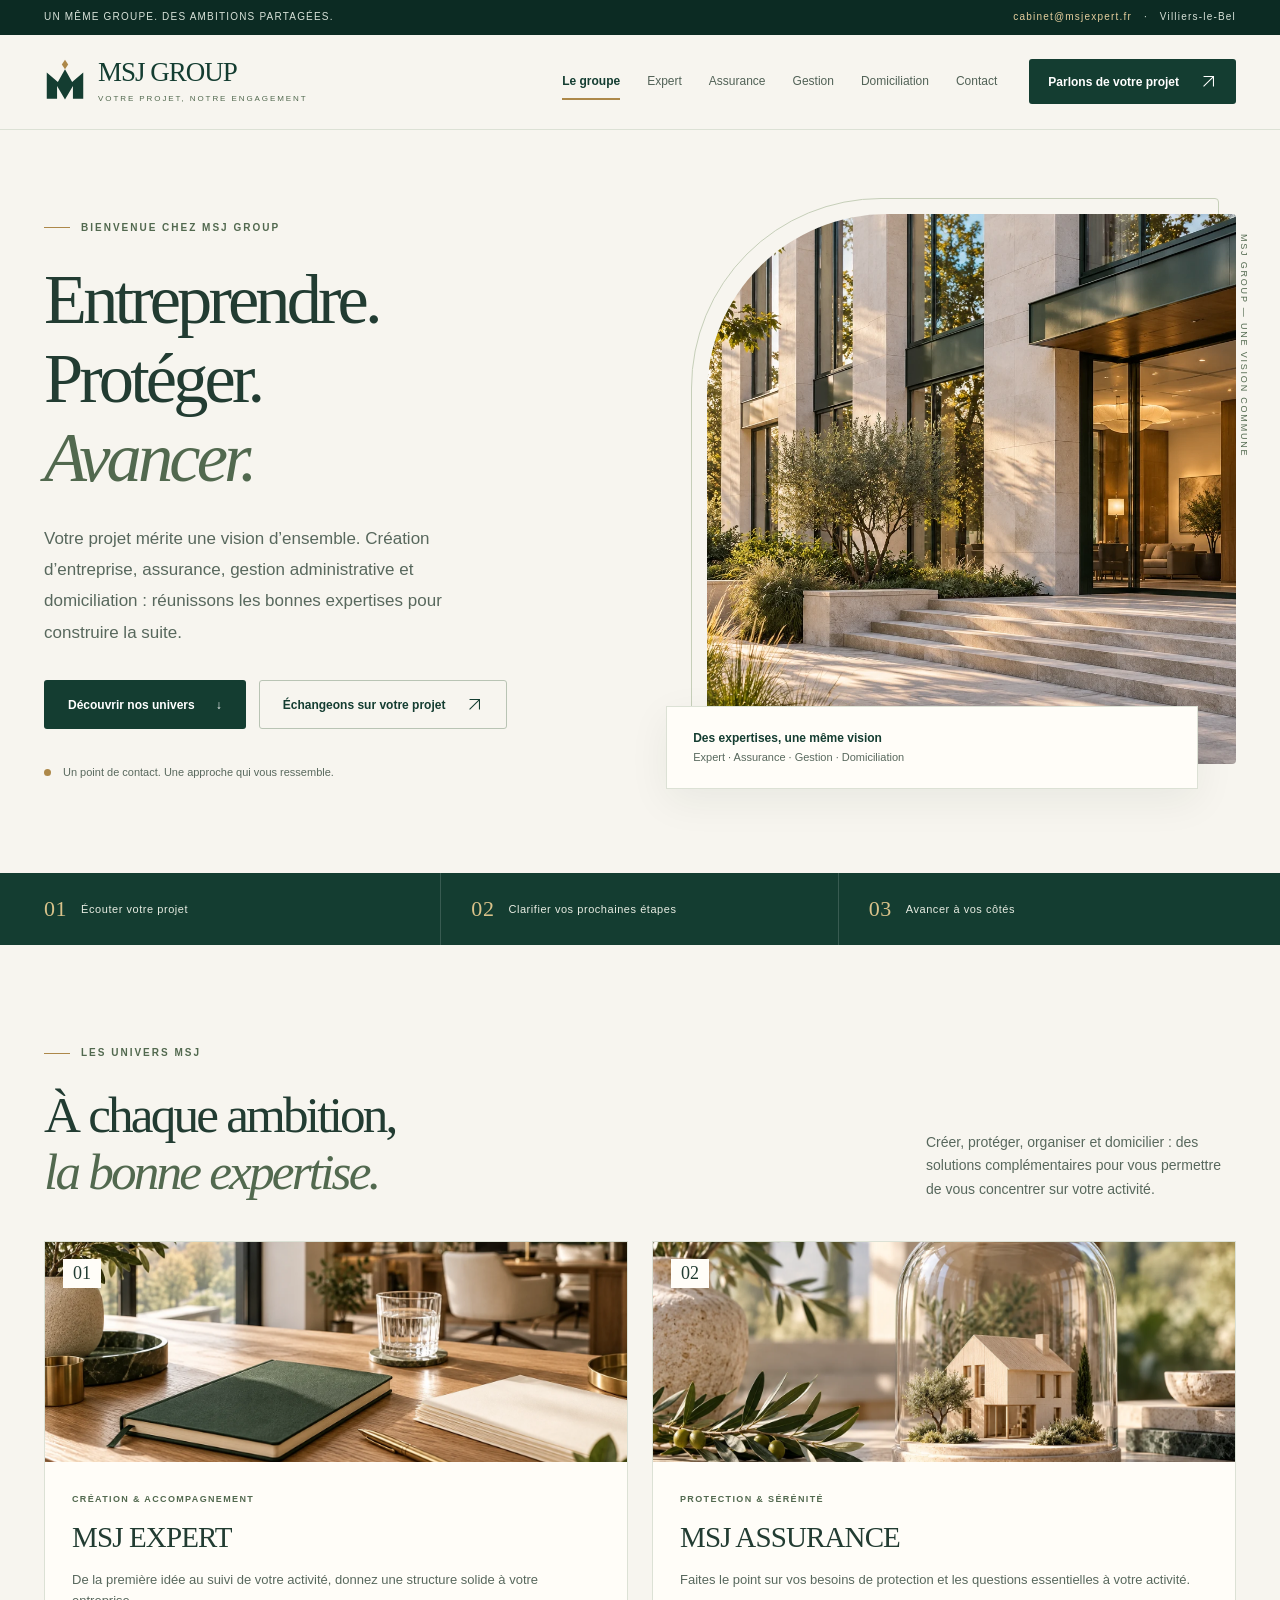
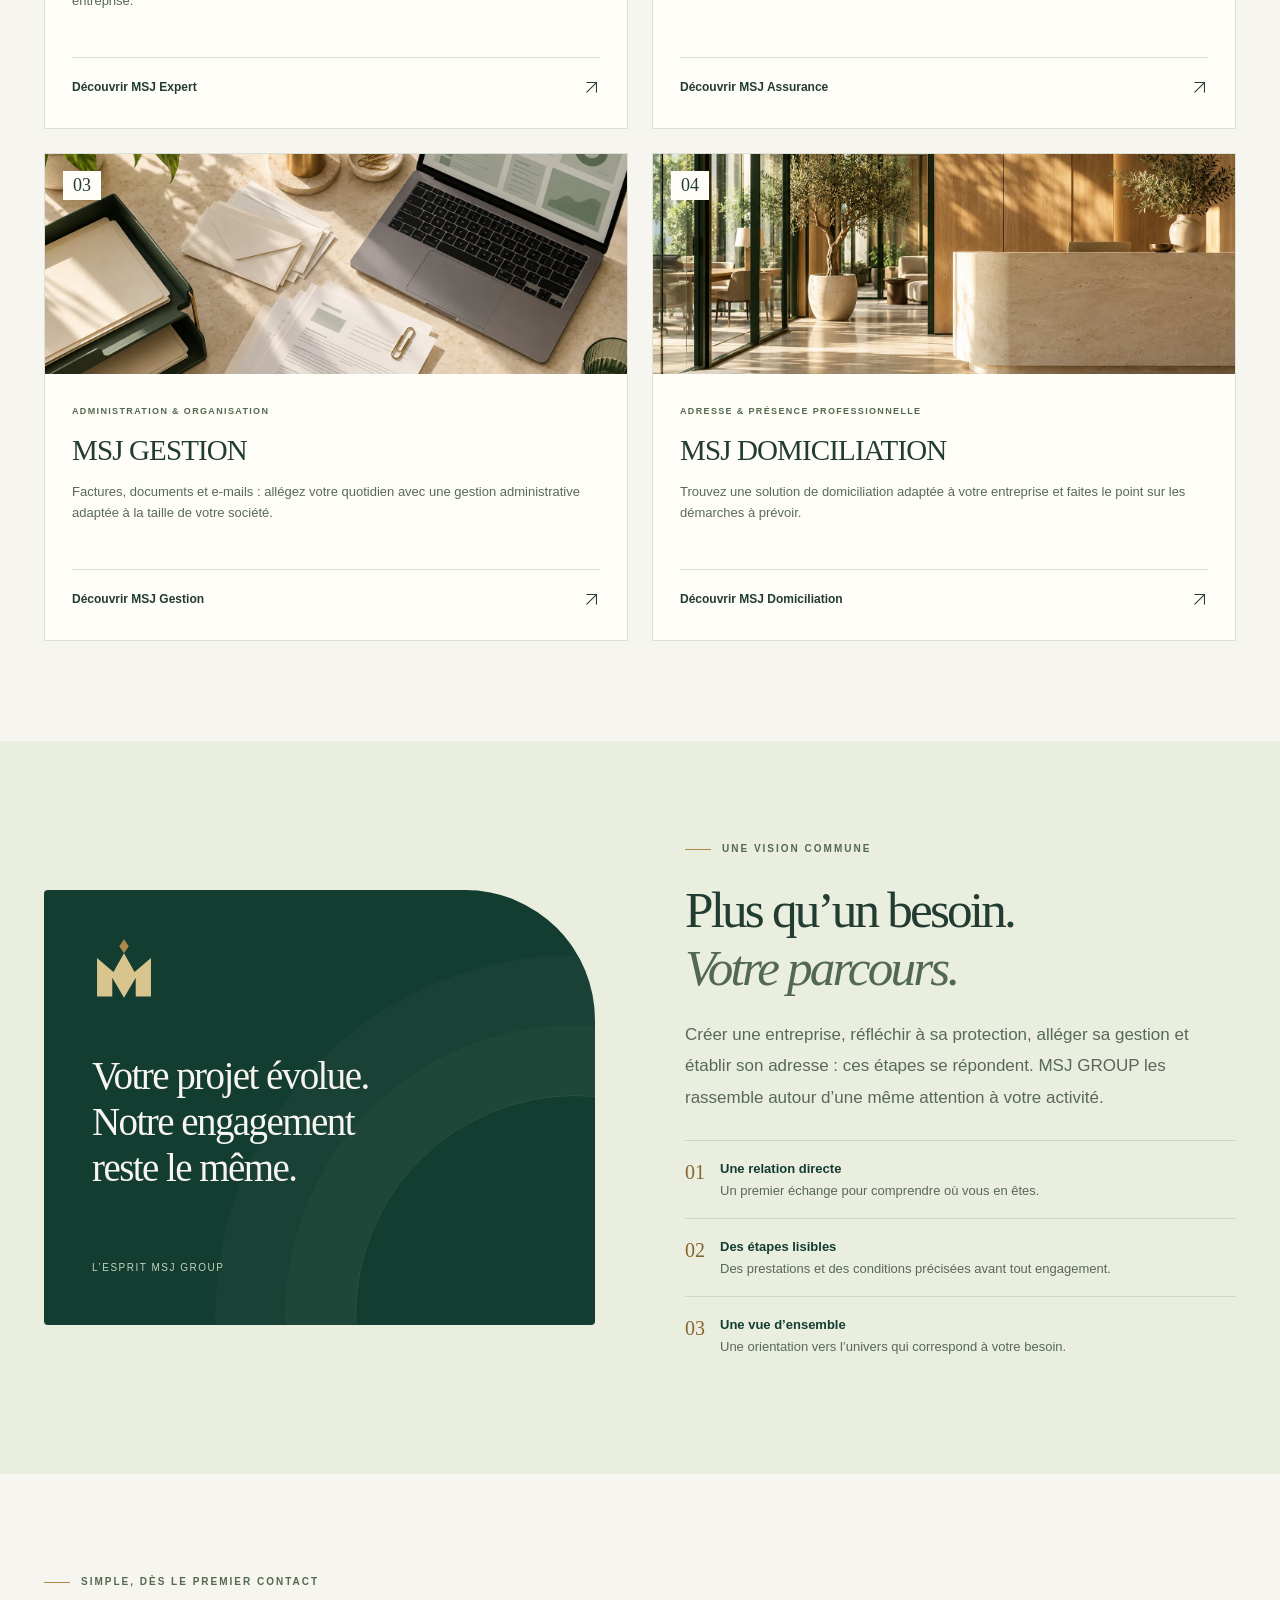
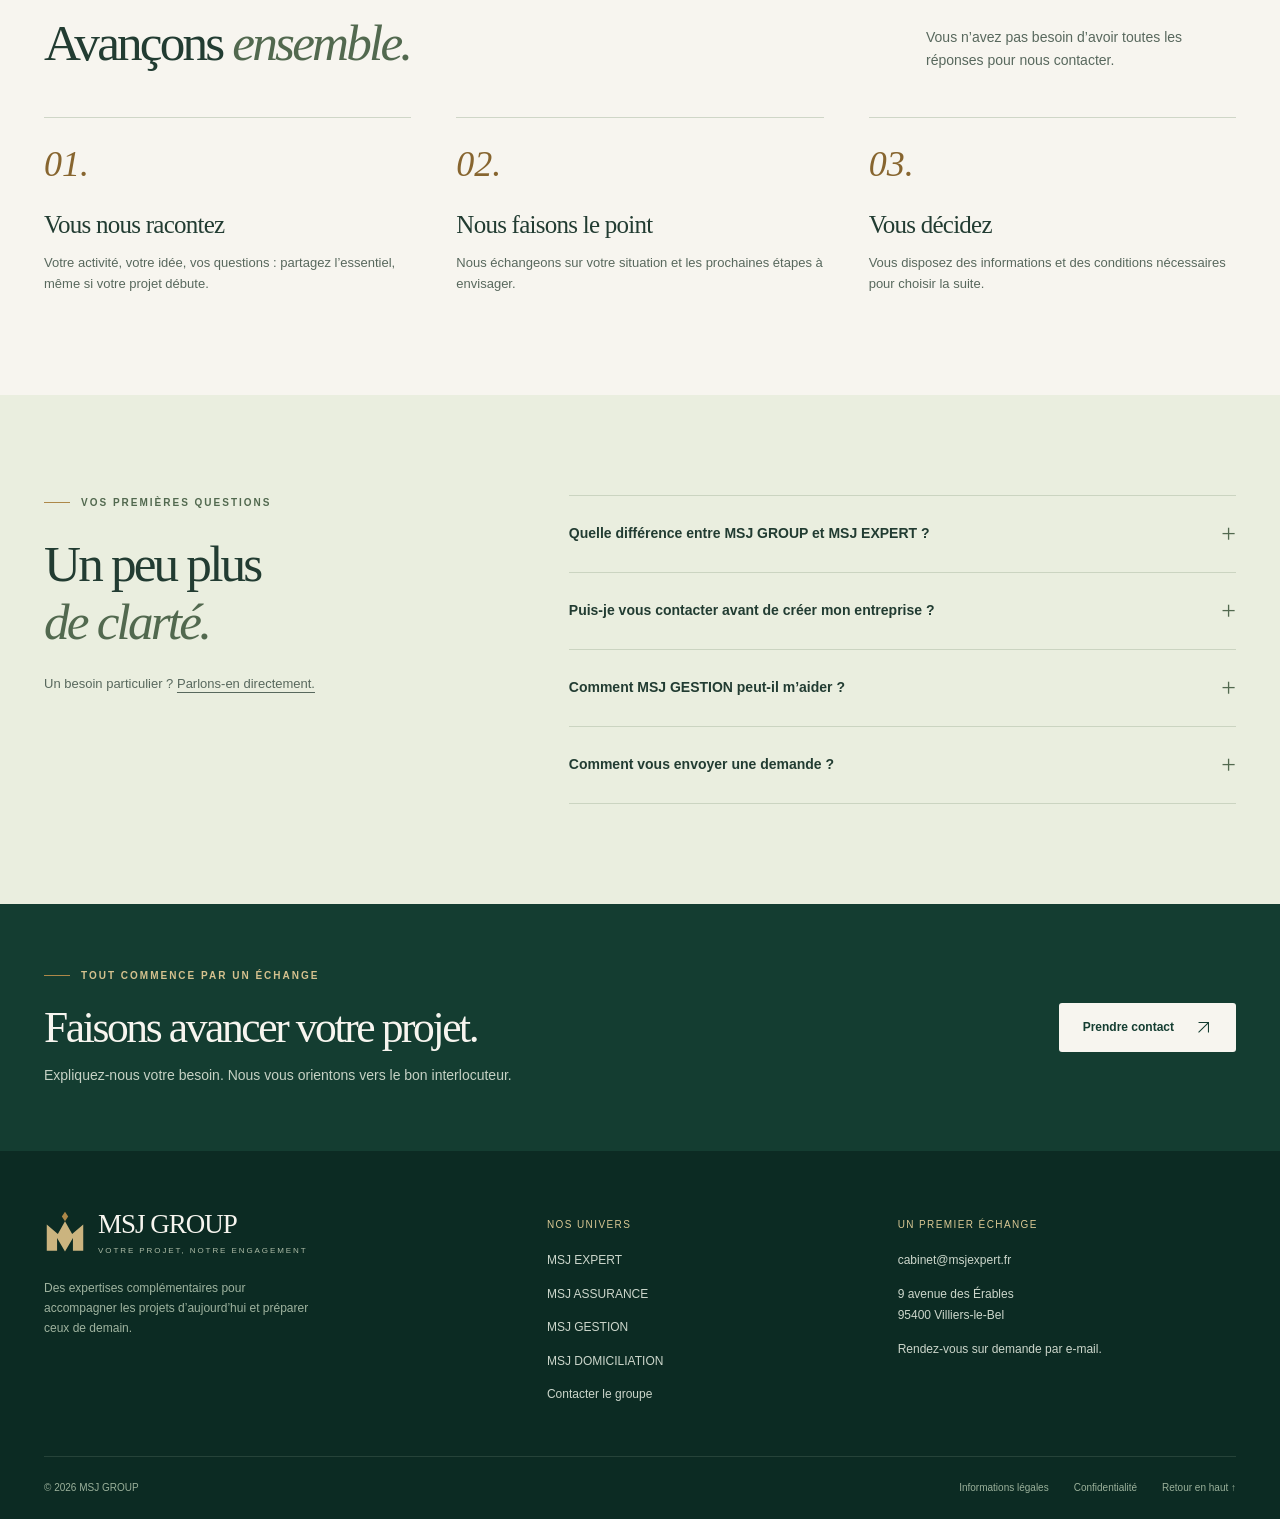
<file: index.html>
<!doctype html>
<html lang="fr" id="top">
  <head>
    <meta charset="utf-8" />
    <meta name="viewport" content="width=device-width, initial-scale=1" />
    <meta name="theme-color" content="#143d31" />
    <meta
      name="description"
      content="Découvrez MSJ GROUP : création d’entreprise avec MSJ EXPERT, protection avec MSJ ASSURANCE, administration avec MSJ GESTION et domiciliation."
    />
    <title>MSJ GROUP — Entreprendre. Protéger. Avancer.</title>
    <meta
      property="og:title"
      content="MSJ GROUP — Entreprendre. Protéger. Avancer."
    />
    <meta
      property="og:description"
      content="Découvrez MSJ GROUP : création d’entreprise avec MSJ EXPERT, protection avec MSJ ASSURANCE, administration avec MSJ GESTION et domiciliation."
    />
    <link rel="canonical" href="https://arshman23.github.io/MSJ-SITE-WEB/" />
    <meta
      property="og:url"
      content="https://arshman23.github.io/MSJ-SITE-WEB/"
    />
    <meta property="og:type" content="website" />
    <meta property="og:locale" content="fr_FR" />
    <meta
      property="og:image"
      content="https://arshman23.github.io/MSJ-SITE-WEB/assets/hero-group.webp"
    />
    <link rel="icon" href="assets/favicon.svg" type="image/svg+xml" />
    <link rel="stylesheet" href="assets/site.css?v=20261021-2" />
    <script src="assets/site.js?v=20261021" defer=""></script>
  </head>
  <body data-page="home">
    <a class="skip-link" href="#main-content">Aller au contenu</a>
    <div class="topbar">
      <div class="container">
        <span>UN MÊME GROUPE. DES AMBITIONS PARTAGÉES.</span
        ><span
          ><a href="mailto:cabinet@msjexpert.fr">cabinet@msjexpert.fr</a> &nbsp;
          · &nbsp; Villiers-le-Bel</span
        >
      </div>
    </div>
    <header class="site-header">
      <div class="container header-inner">
        <a class="brand" href="index.html" aria-label="MSJ GROUP — Accueil"
          ><svg
            class="brand-symbol"
            viewBox="0 0 52 58"
            fill="none"
            aria-hidden="true"
          >
            <path
              d="M3 50V17l14 12 9-16 9 16 14-12v33H36V34L26 51 16 34v16Z"
              fill="currentColor"
            ></path>
            <path d="m26 1 4 6-4 6-4-6Z" fill="#ad8849"></path></svg
          ><span
            ><span class="brand-name">MSJ <b>GROUP</b></span
            ><span class="brand-caption"
              >VOTRE PROJET, NOTRE ENGAGEMENT</span
            ></span
          ></a
        >
        <nav class="nav" id="primary-nav" aria-label="Navigation principale">
          <a href="index.html" aria-current="page">Le groupe</a
          ><a href="expert.html">Expert</a><a href="assurance.html">Assurance</a
          ><a href="gestion.html">Gestion</a
          ><a href="domiciliation.html">Domiciliation</a
          ><a href="contact.html">Contact</a>
        </nav>
        <a class="btn btn-primary header-cta" href="contact.html"
          >Parlons de votre projet
          <svg
            class="link-arrow"
            viewBox="0 0 24 24"
            width="18"
            height="18"
            fill="none"
            stroke="currentColor"
            stroke-width="1.5"
            aria-hidden="true"
          >
            <path d="M5 19 19 5M5 5h14v14"></path></svg
        ></a>
        <button
          class="menu-toggle"
          type="button"
          aria-expanded="false"
          aria-controls="primary-nav"
        >
          <span class="menu-label">Menu</span
          ><span class="menu-icon" aria-hidden="true"></span>
        </button>
      </div>
    </header>
    <main id="main-content">
      <section class="home-hero">
        <div class="container hero-grid">
          <div class="hero-copy">
            <span class="eyebrow">Bienvenue chez MSJ GROUP</span>
            <h1>Entreprendre.<br />Protéger.<br /><em>Avancer.</em></h1>
            <p class="lead">
              Votre projet mérite une vision d’ensemble. Création d’entreprise,
              assurance, gestion administrative et domiciliation : réunissons
              les bonnes expertises pour construire la suite.
            </p>
            <div class="actions">
              <a class="btn btn-primary" href="#univers"
                >Découvrir nos univers <span aria-hidden="true">↓</span></a
              ><a class="btn btn-secondary" href="contact.html"
                >Échangeons sur votre projet
                <svg
                  class="link-arrow"
                  viewBox="0 0 24 24"
                  width="18"
                  height="18"
                  fill="none"
                  stroke="currentColor"
                  stroke-width="1.5"
                  aria-hidden="true"
                >
                  <path d="M5 19 19 5M5 5h14v14"></path></svg
              ></a>
            </div>
            <p class="hero-note">
              Un point de contact. Une approche qui vous ressemble.
            </p>
          </div>
          <figure class="hero-visual">
            <img
              class="hero-photo"
              src="assets/hero-group.webp"
              alt="Architecture contemporaine lumineuse, pierre claire et ouvertures sur un jardin"
              width="1536"
              height="1024"
              fetchpriority="high"
            /><span class="hero-index" aria-hidden="true"
              >MSJ GROUP — UNE VISION COMMUNE</span
            >
            <figcaption class="visual-label">
              <span
                ><b>Des expertises, une même vision</b>Expert · Assurance ·
                Gestion · Domiciliation</span
              >
            </figcaption>
          </figure>
        </div>
      </section>
      <div class="principles">
        <div class="container">
          <p><span aria-hidden="true">01</span> Écouter votre projet</p>
          <p>
            <span aria-hidden="true">02</span> Clarifier vos prochaines étapes
          </p>
          <p><span aria-hidden="true">03</span> Avancer à vos côtés</p>
        </div>
      </div>
      <section class="section" id="univers">
        <div class="container">
          <div class="section-intro">
            <div>
              <span class="eyebrow">Les univers MSJ</span>
              <h2>À chaque ambition,<br /><em>la bonne expertise.</em></h2>
            </div>
            <p>
              Créer, protéger, organiser et domicilier : des solutions
              complémentaires pour vous permettre de vous concentrer sur votre
              activité.
            </p>
          </div>
          <div class="services-grid group-services">
            <article class="service-card">
              <div class="service-image">
                <img
                  src="assets/expert.webp"
                  alt="Carnet et documents sur un bureau lumineux, illustration"
                  width="1536"
                  height="1024"
                  loading="lazy"
                /><span class="service-index">01</span>
              </div>
              <div class="service-content">
                <p class="kicker">Création &amp; accompagnement</p>
                <h3>MSJ EXPERT</h3>
                <p>
                  De la première idée au suivi de votre activité, donnez une
                  structure solide à votre entreprise.
                </p>
                <a class="text-link" href="expert.html"
                  >Découvrir MSJ Expert<svg
                    class="link-arrow"
                    viewBox="0 0 24 24"
                    width="18"
                    height="18"
                    fill="none"
                    stroke="currentColor"
                    stroke-width="1.5"
                    aria-hidden="true"
                  >
                    <path d="M5 19 19 5M5 5h14v14"></path></svg
                ></a>
              </div>
            </article>
            <article class="service-card">
              <div class="service-image">
                <img
                  src="assets/assurance.webp"
                  alt="Maison miniature sous une cloche de verre, illustration de protection"
                  width="1536"
                  height="1024"
                  loading="lazy"
                /><span class="service-index">02</span>
              </div>
              <div class="service-content">
                <p class="kicker">Protection &amp; sérénité</p>
                <h3>MSJ ASSURANCE</h3>
                <p>
                  Faites le point sur vos besoins de protection et les questions
                  essentielles à votre activité.
                </p>
                <a class="text-link" href="assurance.html"
                  >Découvrir MSJ Assurance<svg
                    class="link-arrow"
                    viewBox="0 0 24 24"
                    width="18"
                    height="18"
                    fill="none"
                    stroke="currentColor"
                    stroke-width="1.5"
                    aria-hidden="true"
                  >
                    <path d="M5 19 19 5M5 5h14v14"></path></svg
                ></a>
              </div>
            </article>
            <article class="service-card">
              <div class="service-image">
                <img
                  src="assets/gestion-administrative.webp"
                  alt="Ordinateur, dossiers et enveloppes sur un bureau organisé, illustration de la gestion administrative"
                  width="1536"
                  height="1024"
                  loading="lazy"
                /><span class="service-index">03</span>
              </div>
              <div class="service-content">
                <p class="kicker">Administration &amp; organisation</p>
                <h3>MSJ GESTION</h3>
                <p>
                  Factures, documents et e-mails : allégez votre quotidien avec
                  une gestion administrative adaptée à la taille de votre
                  société.
                </p>
                <a class="text-link" href="gestion.html"
                  >Découvrir MSJ Gestion<svg
                    class="link-arrow"
                    viewBox="0 0 24 24"
                    width="18"
                    height="18"
                    fill="none"
                    stroke="currentColor"
                    stroke-width="1.5"
                    aria-hidden="true"
                  >
                    <path d="M5 19 19 5M5 5h14v14"></path></svg
                ></a>
              </div>
            </article>
            <article class="service-card">
              <div class="service-image">
                <img
                  src="assets/domiciliation.webp"
                  alt="Réception contemporaine de bureaux en pierre claire, illustration"
                  width="1536"
                  height="1024"
                  loading="lazy"
                /><span class="service-index">04</span>
              </div>
              <div class="service-content">
                <p class="kicker">Adresse &amp; présence professionnelle</p>
                <h3>MSJ DOMICILIATION</h3>
                <p>
                  Trouvez une solution de domiciliation adaptée à votre
                  entreprise et faites le point sur les démarches à prévoir.
                </p>
                <a class="text-link" href="domiciliation.html"
                  >Découvrir MSJ Domiciliation<svg
                    class="link-arrow"
                    viewBox="0 0 24 24"
                    width="18"
                    height="18"
                    fill="none"
                    stroke="currentColor"
                    stroke-width="1.5"
                    aria-hidden="true"
                  >
                    <path d="M5 19 19 5M5 5h14v14"></path></svg
                ></a>
              </div>
            </article>
          </div>
        </div>
      </section>
      <section class="section soft-section" id="groupe">
        <div class="container split">
          <div class="story-visual">
            <svg
              class="brand-symbol"
              viewBox="0 0 52 58"
              fill="none"
              aria-hidden="true"
            >
              <path
                d="M3 50V17l14 12 9-16 9 16 14-12v33H36V34L26 51 16 34v16Z"
                fill="currentColor"
              ></path>
              <path d="m26 1 4 6-4 6-4-6Z" fill="#ad8849"></path>
            </svg>
            <p>
              Votre projet évolue.<br />Notre engagement<br />reste le même.
            </p>
            <small>L’esprit MSJ GROUP</small>
          </div>
          <div>
            <span class="eyebrow">Une vision commune</span>
            <h2>Plus qu’un besoin.<br /><em>Votre parcours.</em></h2>
            <p class="lead">
              Créer une entreprise, réfléchir à sa protection, alléger sa
              gestion et établir son adresse : ces étapes se répondent. MSJ
              GROUP les rassemble autour d’une même attention à votre activité.
            </p>
            <ul class="feature-list">
              <li>
                <span class="number">01</span>
                <div>
                  <b>Une relation directe</b>Un premier échange pour comprendre
                  où vous en êtes.
                </div>
              </li>
              <li>
                <span class="number">02</span>
                <div>
                  <b>Des étapes lisibles</b>Des prestations et des conditions
                  précisées avant tout engagement.
                </div>
              </li>
              <li>
                <span class="number">03</span>
                <div>
                  <b>Une vue d’ensemble</b>Une orientation vers l’univers qui
                  correspond à votre besoin.
                </div>
              </li>
            </ul>
          </div>
        </div>
      </section>
      <section class="section">
        <div class="container">
          <div class="section-intro">
            <div>
              <span class="eyebrow">Simple, dès le premier contact</span>
              <h2>Avançons <em>ensemble.</em></h2>
            </div>
            <p>
              Vous n’avez pas besoin d’avoir toutes les réponses pour nous
              contacter.
            </p>
          </div>
          <div class="steps">
            <article class="step">
              <span class="number">01.</span>
              <h3>Vous nous racontez</h3>
              <p>
                Votre activité, votre idée, vos questions : partagez
                l’essentiel, même si votre projet débute.
              </p>
            </article>
            <article class="step">
              <span class="number">02.</span>
              <h3>Nous faisons le point</h3>
              <p>
                Nous échangeons sur votre situation et les prochaines étapes à
                envisager.
              </p>
            </article>
            <article class="step">
              <span class="number">03.</span>
              <h3>Vous décidez</h3>
              <p>
                Vous disposez des informations et des conditions nécessaires
                pour choisir la suite.
              </p>
            </article>
          </div>
        </div>
      </section>
      <section class="section soft-section">
        <div class="container faq-layout">
          <div>
            <span class="eyebrow">Vos premières questions</span>
            <h2>Un peu plus<br /><em>de clarté.</em></h2>
            <p class="muted small">
              Un besoin particulier ?
              <a href="contact.html">Parlons-en directement.</a>
            </p>
          </div>
          <div class="faq-list">
            <details>
              <summary>
                Quelle différence entre MSJ GROUP et MSJ EXPERT ?
              </summary>
              <p>
                MSJ GROUP est l’identité commune des univers MSJ. MSJ EXPERT
                accompagne la création et la vie des sociétés ; MSJ ASSURANCE
                concerne les besoins de protection ; MSJ GESTION allège
                l’administration quotidienne ; MSJ DOMICILIATION est dédié à la
                domiciliation d’entreprise.
              </p>
            </details>
            <details>
              <summary>
                Puis-je vous contacter avant de créer mon entreprise ?
              </summary>
              <p>
                Oui. Décrivez votre idée et l’étape à laquelle vous vous
                trouvez. Le premier contact permet d’orienter votre demande vers
                MSJ EXPERT.
              </p>
            </details>
            <details>
              <summary>Comment MSJ GESTION peut-il m’aider ?</summary>
              <p>
                MSJ GESTION prend en charge l’établissement de vos factures,
                l’organisation des documents salariés, attestations et
                assurances de l’entreprise, ainsi que la gestion de vos e-mails.
                Le tarif est défini sur devis selon la taille de votre société
                et le volume à traiter.
              </p>
            </details>
            <details>
              <summary>Comment vous envoyer une demande ?</summary>
              <p>
                La page Contact vous permet de préparer un e-mail. Vous l’ouvrez
                puis l’envoyez depuis votre propre messagerie. Vous pouvez aussi
                écrire directement à cabinet@msjexpert.fr.
              </p>
            </details>
          </div>
        </div>
      </section>
      <section class="cta-section">
        <div class="container">
          <div>
            <span class="eyebrow">Tout commence par un échange</span>
            <h2>Faisons avancer votre projet.</h2>
            <p>
              Expliquez-nous votre besoin. Nous vous orientons vers le bon
              interlocuteur.
            </p>
          </div>
          <div class="actions">
            <a class="btn btn-light" href="contact.html?service=group"
              >Prendre contact
              <svg
                class="link-arrow"
                viewBox="0 0 24 24"
                width="18"
                height="18"
                fill="none"
                stroke="currentColor"
                stroke-width="1.5"
                aria-hidden="true"
              >
                <path d="M5 19 19 5M5 5h14v14"></path></svg
            ></a>
          </div>
        </div>
      </section>
    </main>
    <footer class="site-footer">
      <div class="container footer-grid">
        <div>
          <a class="brand" href="index.html" aria-label="MSJ GROUP — Accueil"
            ><svg
              class="brand-symbol"
              viewBox="0 0 52 58"
              fill="none"
              aria-hidden="true"
            >
              <path
                d="M3 50V17l14 12 9-16 9 16 14-12v33H36V34L26 51 16 34v16Z"
                fill="currentColor"
              ></path>
              <path d="m26 1 4 6-4 6-4-6Z" fill="#ad8849"></path></svg
            ><span
              ><span class="brand-name">MSJ <b>GROUP</b></span
              ><span class="brand-caption"
                >VOTRE PROJET, NOTRE ENGAGEMENT</span
              ></span
            ></a
          >
          <p class="footer-description">
            Des expertises complémentaires pour accompagner les projets
            d’aujourd’hui et préparer ceux de demain.
          </p>
        </div>
        <div>
          <h2 class="footer-heading">Nos univers</h2>
          <div class="footer-links">
            <a href="expert.html">MSJ EXPERT</a
            ><a href="assurance.html">MSJ ASSURANCE</a
            ><a href="gestion.html">MSJ GESTION</a
            ><a href="domiciliation.html">MSJ DOMICILIATION</a
            ><a href="contact.html">Contacter le groupe</a>
          </div>
        </div>
        <div>
          <h2 class="footer-heading">Un premier échange</h2>
          <div class="footer-links">
            <a href="mailto:cabinet@msjexpert.fr">cabinet@msjexpert.fr</a>
            <address>9 avenue des Érables<br />95400 Villiers-le-Bel</address>
            <span>Rendez-vous sur demande par e-mail.</span>
          </div>
        </div>
      </div>
      <div class="container footer-bottom">
        <span>© <span data-year="">2026</span> MSJ GROUP</span>
        <div>
          <a href="informations.html">Informations légales</a
          ><a href="informations.html#confidentialite">Confidentialité</a
          ><a href="#top">Retour en haut ↑</a>
        </div>
      </div>
    </footer>
  </body>
</html>
</file>
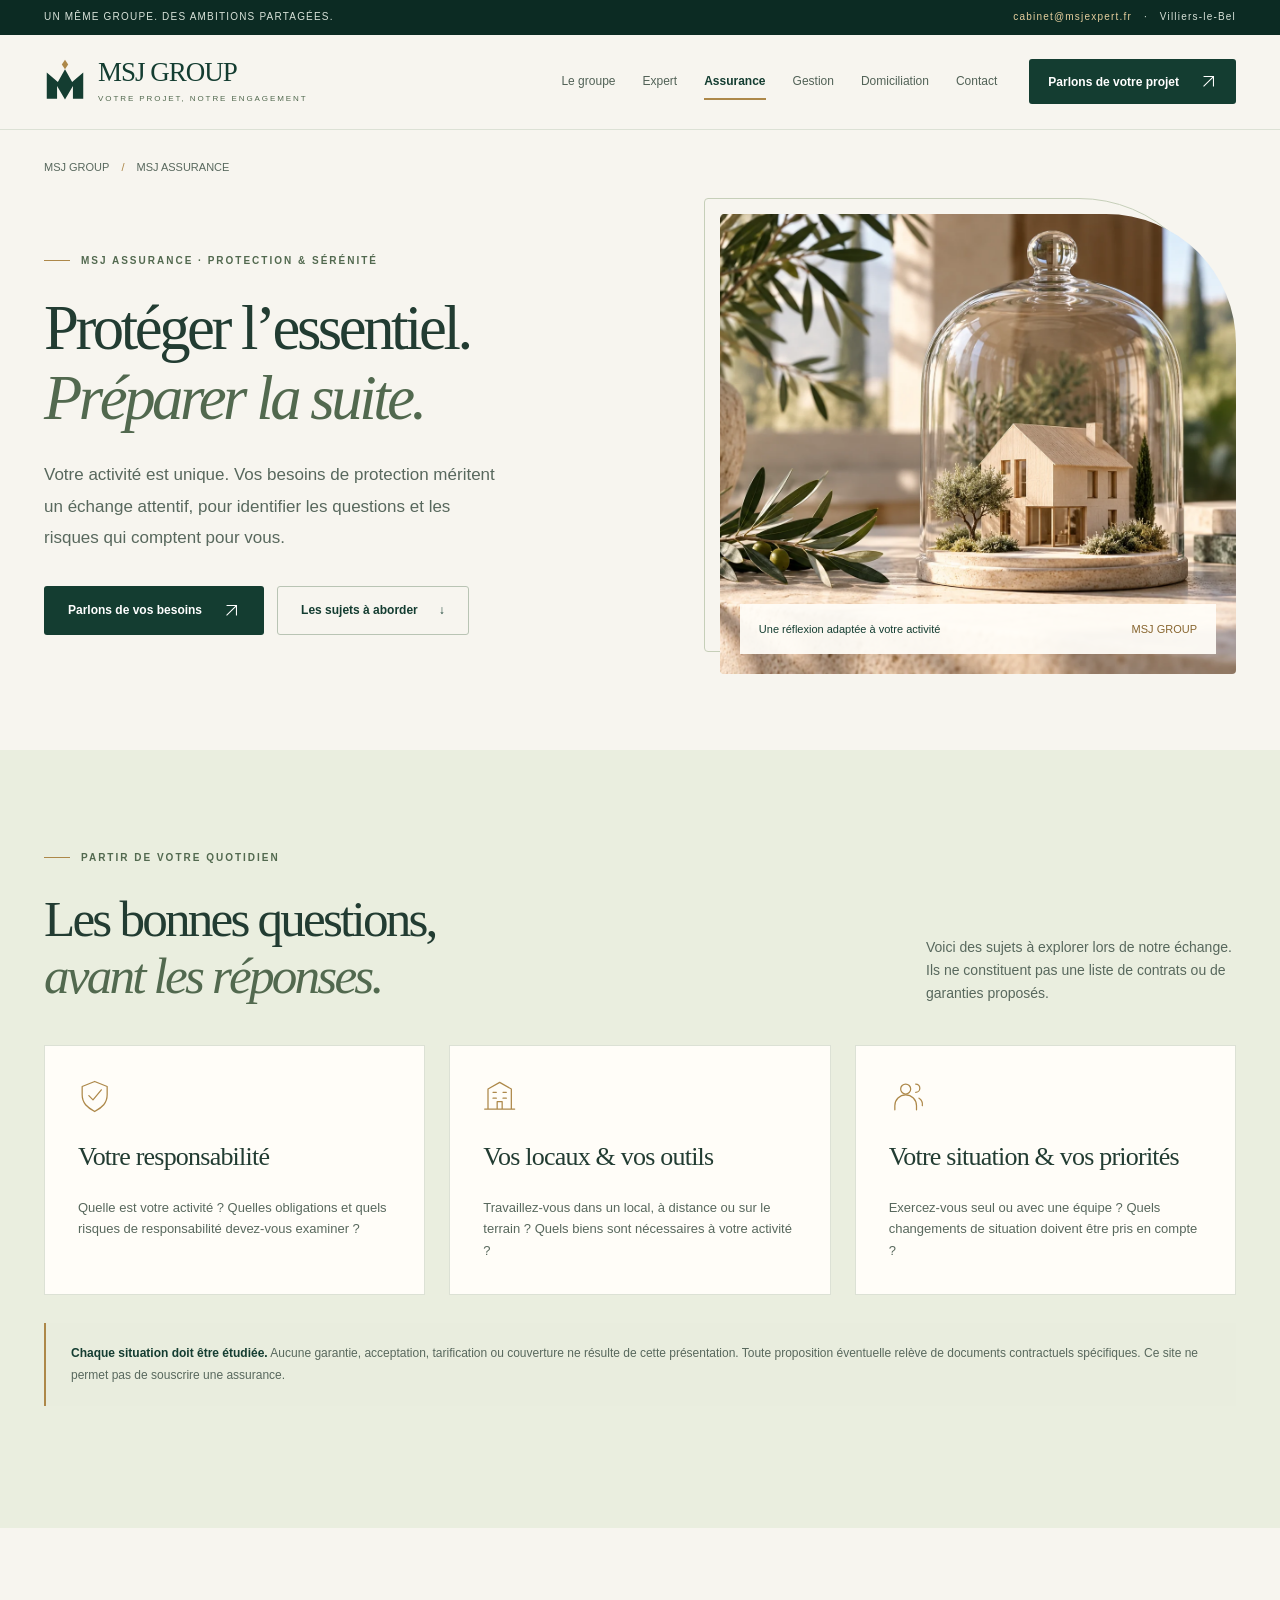
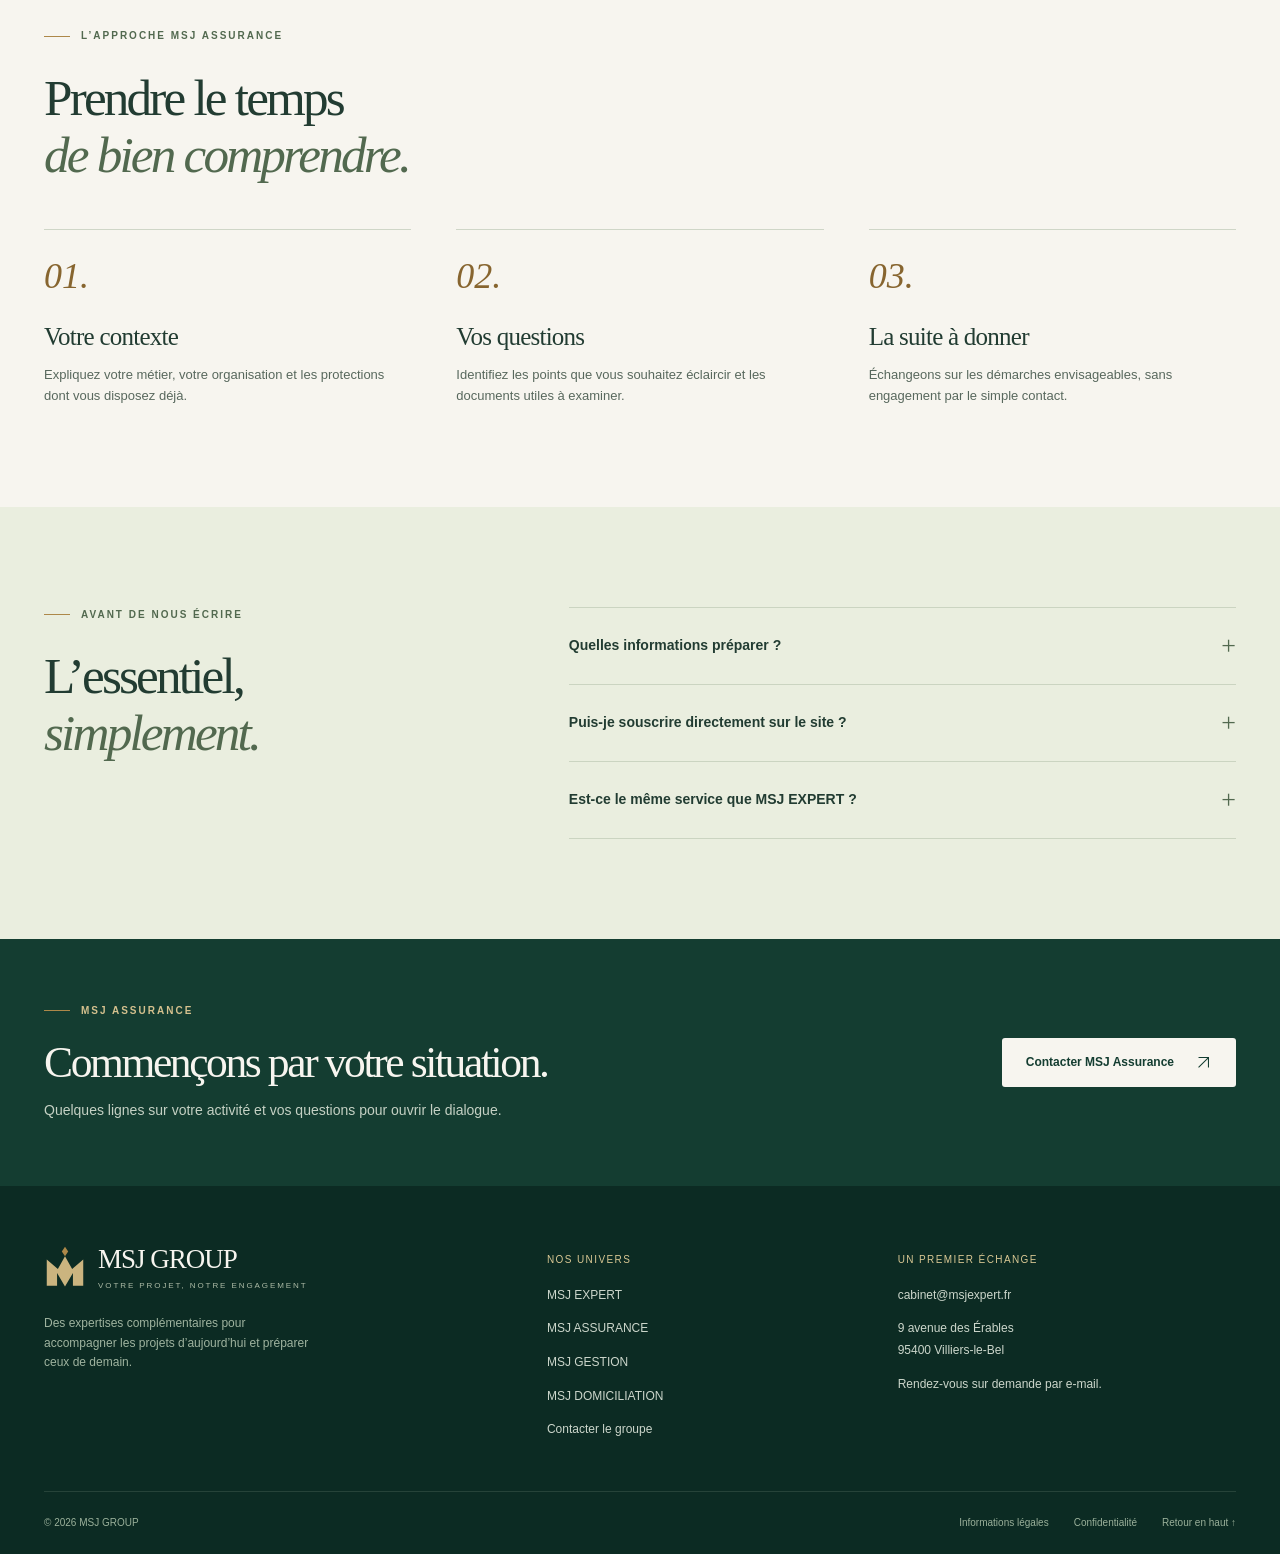
<file: assurance.html>
<!doctype html>
<html lang="fr" id="top">
  <head>
    <meta charset="utf-8" />
    <meta name="viewport" content="width=device-width, initial-scale=1" />
    <meta name="theme-color" content="#143d31" />
    <meta
      name="description"
      content="MSJ ASSURANCE, un univers de MSJ GROUP : échangez sur votre activité, vos besoins et vos questions de protection."
    />
    <title>MSJ ASSURANCE — Parlons de votre protection | MSJ GROUP</title>
    <meta
      property="og:title"
      content="MSJ ASSURANCE — Parlons de votre protection | MSJ GROUP"
    />
    <meta
      property="og:description"
      content="MSJ ASSURANCE, un univers de MSJ GROUP : échangez sur votre activité, vos besoins et vos questions de protection."
    />
    <link
      rel="canonical"
      href="https://arshman23.github.io/MSJ-SITE-WEB/assurance.html"
    />
    <meta
      property="og:url"
      content="https://arshman23.github.io/MSJ-SITE-WEB/assurance.html"
    />
    <meta property="og:type" content="website" />
    <meta property="og:locale" content="fr_FR" />
    <meta
      property="og:image"
      content="https://arshman23.github.io/MSJ-SITE-WEB/assets/hero-group.webp"
    />
    <link rel="icon" href="assets/favicon.svg" type="image/svg+xml" />
    <link rel="stylesheet" href="assets/site.css?v=20261021-2" />
    <script src="assets/site.js?v=20261021" defer=""></script>
  </head>
  <body data-page="assurance">
    <a class="skip-link" href="#main-content">Aller au contenu</a>
    <div class="topbar">
      <div class="container">
        <span>UN MÊME GROUPE. DES AMBITIONS PARTAGÉES.</span
        ><span
          ><a href="mailto:cabinet@msjexpert.fr">cabinet@msjexpert.fr</a> &nbsp;
          · &nbsp; Villiers-le-Bel</span
        >
      </div>
    </div>
    <header class="site-header">
      <div class="container header-inner">
        <a class="brand" href="index.html" aria-label="MSJ GROUP — Accueil"
          ><svg
            class="brand-symbol"
            viewBox="0 0 52 58"
            fill="none"
            aria-hidden="true"
          >
            <path
              d="M3 50V17l14 12 9-16 9 16 14-12v33H36V34L26 51 16 34v16Z"
              fill="currentColor"
            ></path>
            <path d="m26 1 4 6-4 6-4-6Z" fill="#ad8849"></path></svg
          ><span
            ><span class="brand-name">MSJ <b>GROUP</b></span
            ><span class="brand-caption"
              >VOTRE PROJET, NOTRE ENGAGEMENT</span
            ></span
          ></a
        >
        <nav class="nav" id="primary-nav" aria-label="Navigation principale">
          <a href="index.html">Le groupe</a><a href="expert.html">Expert</a
          ><a href="assurance.html" aria-current="page">Assurance</a
          ><a href="gestion.html">Gestion</a
          ><a href="domiciliation.html">Domiciliation</a
          ><a href="contact.html">Contact</a>
        </nav>
        <a class="btn btn-primary header-cta" href="contact.html"
          >Parlons de votre projet
          <svg
            class="link-arrow"
            viewBox="0 0 24 24"
            width="18"
            height="18"
            fill="none"
            stroke="currentColor"
            stroke-width="1.5"
            aria-hidden="true"
          >
            <path d="M5 19 19 5M5 5h14v14"></path></svg
        ></a>
        <button
          class="menu-toggle"
          type="button"
          aria-expanded="false"
          aria-controls="primary-nav"
        >
          <span class="menu-label">Menu</span
          ><span class="menu-icon" aria-hidden="true"></span>
        </button>
      </div>
    </header>
    <main id="main-content">
      <div class="container">
        <p class="breadcrumb">
          <a href="index.html">MSJ GROUP</a><span aria-hidden="true">/</span
          ><span>MSJ ASSURANCE</span>
        </p>
      </div>
      <section class="service-hero">
        <div class="container hero-grid">
          <div class="hero-copy">
            <span class="eyebrow"
              >MSJ ASSURANCE · Protection &amp; sérénité</span
            >
            <h1>Protéger l’essentiel.<br /><em>Préparer la suite.</em></h1>
            <p class="lead">
              Votre activité est unique. Vos besoins de protection méritent un
              échange attentif, pour identifier les questions et les risques qui
              comptent pour vous.
            </p>
            <div class="actions">
              <a class="btn btn-primary" href="contact.html?service=assurance"
                >Parlons de vos besoins
                <svg
                  class="link-arrow"
                  viewBox="0 0 24 24"
                  width="18"
                  height="18"
                  fill="none"
                  stroke="currentColor"
                  stroke-width="1.5"
                  aria-hidden="true"
                >
                  <path d="M5 19 19 5M5 5h14v14"></path></svg></a
              ><a class="btn btn-secondary" href="#besoins"
                >Les sujets à aborder <span aria-hidden="true">↓</span></a
              >
            </div>
          </div>
          <figure class="hero-visual">
            <img
              class="hero-photo"
              src="assets/assurance.webp"
              alt="Maison miniature protégée sous une cloche de verre, illustration"
              width="1536"
              height="1024"
              fetchpriority="high"
            />
            <figcaption class="image-caption">
              <span>Une réflexion adaptée à votre activité</span
              ><span>MSJ GROUP</span>
            </figcaption>
          </figure>
        </div>
      </section>
      <section class="section soft-section" id="besoins">
        <div class="container">
          <div class="section-intro">
            <div>
              <span class="eyebrow">Partir de votre quotidien</span>
              <h2>Les bonnes questions,<br /><em>avant les réponses.</em></h2>
            </div>
            <p>
              Voici des sujets à explorer lors de notre échange. Ils ne
              constituent pas une liste de contrats ou de garanties proposés.
            </p>
          </div>
          <div class="services-grid">
            <article class="topic-card">
              <svg
                class="topic-icon"
                viewBox="0 0 42 42"
                fill="none"
                stroke="currentColor"
                stroke-width="1.5"
                stroke-linecap="round"
                stroke-linejoin="round"
                aria-hidden="true"
              >
                <path
                  d="m20 3 15 6v10c0 10-6 15-15 20C11 34 5 29 5 19V9Z"
                ></path>
                <path d="m13 20 5 5 10-12"></path>
              </svg>
              <h3>Votre responsabilité</h3>
              <p>
                Quelle est votre activité ? Quelles obligations et quels risques
                de responsabilité devez-vous examiner ?
              </p>
            </article>
            <article class="topic-card">
              <svg
                class="topic-icon"
                viewBox="0 0 42 42"
                fill="none"
                stroke="currentColor"
                stroke-width="1.5"
                stroke-linecap="round"
                stroke-linejoin="round"
                aria-hidden="true"
              >
                <path
                  d="M6 36V12l14-8 14 8v24M2 36h36M12 16h4m8 0h4m-16 7h4m8 0h4M17 36V27h6v9"
                ></path>
              </svg>
              <h3>Vos locaux &amp; vos outils</h3>
              <p>
                Travaillez-vous dans un local, à distance ou sur le terrain ?
                Quels biens sont nécessaires à votre activité ?
              </p>
            </article>
            <article class="topic-card">
              <svg
                class="topic-icon"
                viewBox="0 0 42 42"
                fill="none"
                stroke="currentColor"
                stroke-width="1.5"
                stroke-linecap="round"
                stroke-linejoin="round"
                aria-hidden="true"
              >
                <circle cx="20" cy="12" r="6"></circle>
                <path
                  d="M7 37v-5a13 13 0 0 1 26 0v5M32 6a5 5 0 0 1 0 10M36 23a9 9 0 0 1 4 9"
                ></path>
              </svg>
              <h3>Votre situation &amp; vos priorités</h3>
              <p>
                Exercez-vous seul ou avec une équipe ? Quels changements de
                situation doivent être pris en compte ?
              </p>
            </article>
          </div>
          <p class="notice">
            <strong>Chaque situation doit être étudiée.</strong> Aucune
            garantie, acceptation, tarification ou couverture ne résulte de
            cette présentation. Toute proposition éventuelle relève de documents
            contractuels spécifiques. Ce site ne permet pas de souscrire une
            assurance.
          </p>
        </div>
      </section>
      <section class="section" id="approche">
        <div class="container">
          <span class="eyebrow">L’approche MSJ ASSURANCE</span>
          <h2>Prendre le temps<br /><em>de bien comprendre.</em></h2>
          <div class="steps">
            <article class="step">
              <span class="number">01.</span>
              <h3>Votre contexte</h3>
              <p>
                Expliquez votre métier, votre organisation et les protections
                dont vous disposez déjà.
              </p>
            </article>
            <article class="step">
              <span class="number">02.</span>
              <h3>Vos questions</h3>
              <p>
                Identifiez les points que vous souhaitez éclaircir et les
                documents utiles à examiner.
              </p>
            </article>
            <article class="step">
              <span class="number">03.</span>
              <h3>La suite à donner</h3>
              <p>
                Échangeons sur les démarches envisageables, sans engagement par
                le simple contact.
              </p>
            </article>
          </div>
        </div>
      </section>
      <section class="section soft-section">
        <div class="container faq-layout">
          <div>
            <span class="eyebrow">Avant de nous écrire</span>
            <h2>L’essentiel,<br /><em>simplement.</em></h2>
          </div>
          <div class="faq-list">
            <details>
              <summary>Quelles informations préparer ?</summary>
              <p>
                Votre secteur d’activité, votre statut, la taille de votre
                équipe et une description de votre besoin suffisent pour un
                premier échange. N’envoyez pas de données bancaires ou de
                documents sensibles dans le formulaire.
              </p>
            </details>
            <details>
              <summary>Puis-je souscrire directement sur le site ?</summary>
              <p>
                Non. Le site permet une prise de contact. Il ne propose ni
                paiement, ni signature, ni souscription d’un contrat
                d’assurance.
              </p>
            </details>
            <details>
              <summary>Est-ce le même service que MSJ EXPERT ?</summary>
              <p>
                Non. MSJ ASSURANCE et MSJ EXPERT sont deux univers distincts
                sous l’identité MSJ GROUP. Indiquez Assurance dans votre demande
                pour faciliter son orientation.
              </p>
            </details>
          </div>
        </div>
      </section>
      <section class="cta-section">
        <div class="container">
          <div>
            <span class="eyebrow">MSJ ASSURANCE</span>
            <h2>Commençons par votre situation.</h2>
            <p>
              Quelques lignes sur votre activité et vos questions pour ouvrir le
              dialogue.
            </p>
          </div>
          <div class="actions">
            <a class="btn btn-light" href="contact.html?service=assurance"
              >Contacter MSJ Assurance
              <svg
                class="link-arrow"
                viewBox="0 0 24 24"
                width="18"
                height="18"
                fill="none"
                stroke="currentColor"
                stroke-width="1.5"
                aria-hidden="true"
              >
                <path d="M5 19 19 5M5 5h14v14"></path></svg
            ></a>
          </div>
        </div>
      </section>
    </main>
    <footer class="site-footer">
      <div class="container footer-grid">
        <div>
          <a class="brand" href="index.html" aria-label="MSJ GROUP — Accueil"
            ><svg
              class="brand-symbol"
              viewBox="0 0 52 58"
              fill="none"
              aria-hidden="true"
            >
              <path
                d="M3 50V17l14 12 9-16 9 16 14-12v33H36V34L26 51 16 34v16Z"
                fill="currentColor"
              ></path>
              <path d="m26 1 4 6-4 6-4-6Z" fill="#ad8849"></path></svg
            ><span
              ><span class="brand-name">MSJ <b>GROUP</b></span
              ><span class="brand-caption"
                >VOTRE PROJET, NOTRE ENGAGEMENT</span
              ></span
            ></a
          >
          <p class="footer-description">
            Des expertises complémentaires pour accompagner les projets
            d’aujourd’hui et préparer ceux de demain.
          </p>
        </div>
        <div>
          <h2 class="footer-heading">Nos univers</h2>
          <div class="footer-links">
            <a href="expert.html">MSJ EXPERT</a
            ><a href="assurance.html">MSJ ASSURANCE</a
            ><a href="gestion.html">MSJ GESTION</a
            ><a href="domiciliation.html">MSJ DOMICILIATION</a
            ><a href="contact.html">Contacter le groupe</a>
          </div>
        </div>
        <div>
          <h2 class="footer-heading">Un premier échange</h2>
          <div class="footer-links">
            <a href="mailto:cabinet@msjexpert.fr">cabinet@msjexpert.fr</a>
            <address>9 avenue des Érables<br />95400 Villiers-le-Bel</address>
            <span>Rendez-vous sur demande par e-mail.</span>
          </div>
        </div>
      </div>
      <div class="container footer-bottom">
        <span>© <span data-year="">2026</span> MSJ GROUP</span>
        <div>
          <a href="informations.html">Informations légales</a
          ><a href="informations.html#confidentialite">Confidentialité</a
          ><a href="#top">Retour en haut ↑</a>
        </div>
      </div>
    </footer>
  </body>
</html>
</file>
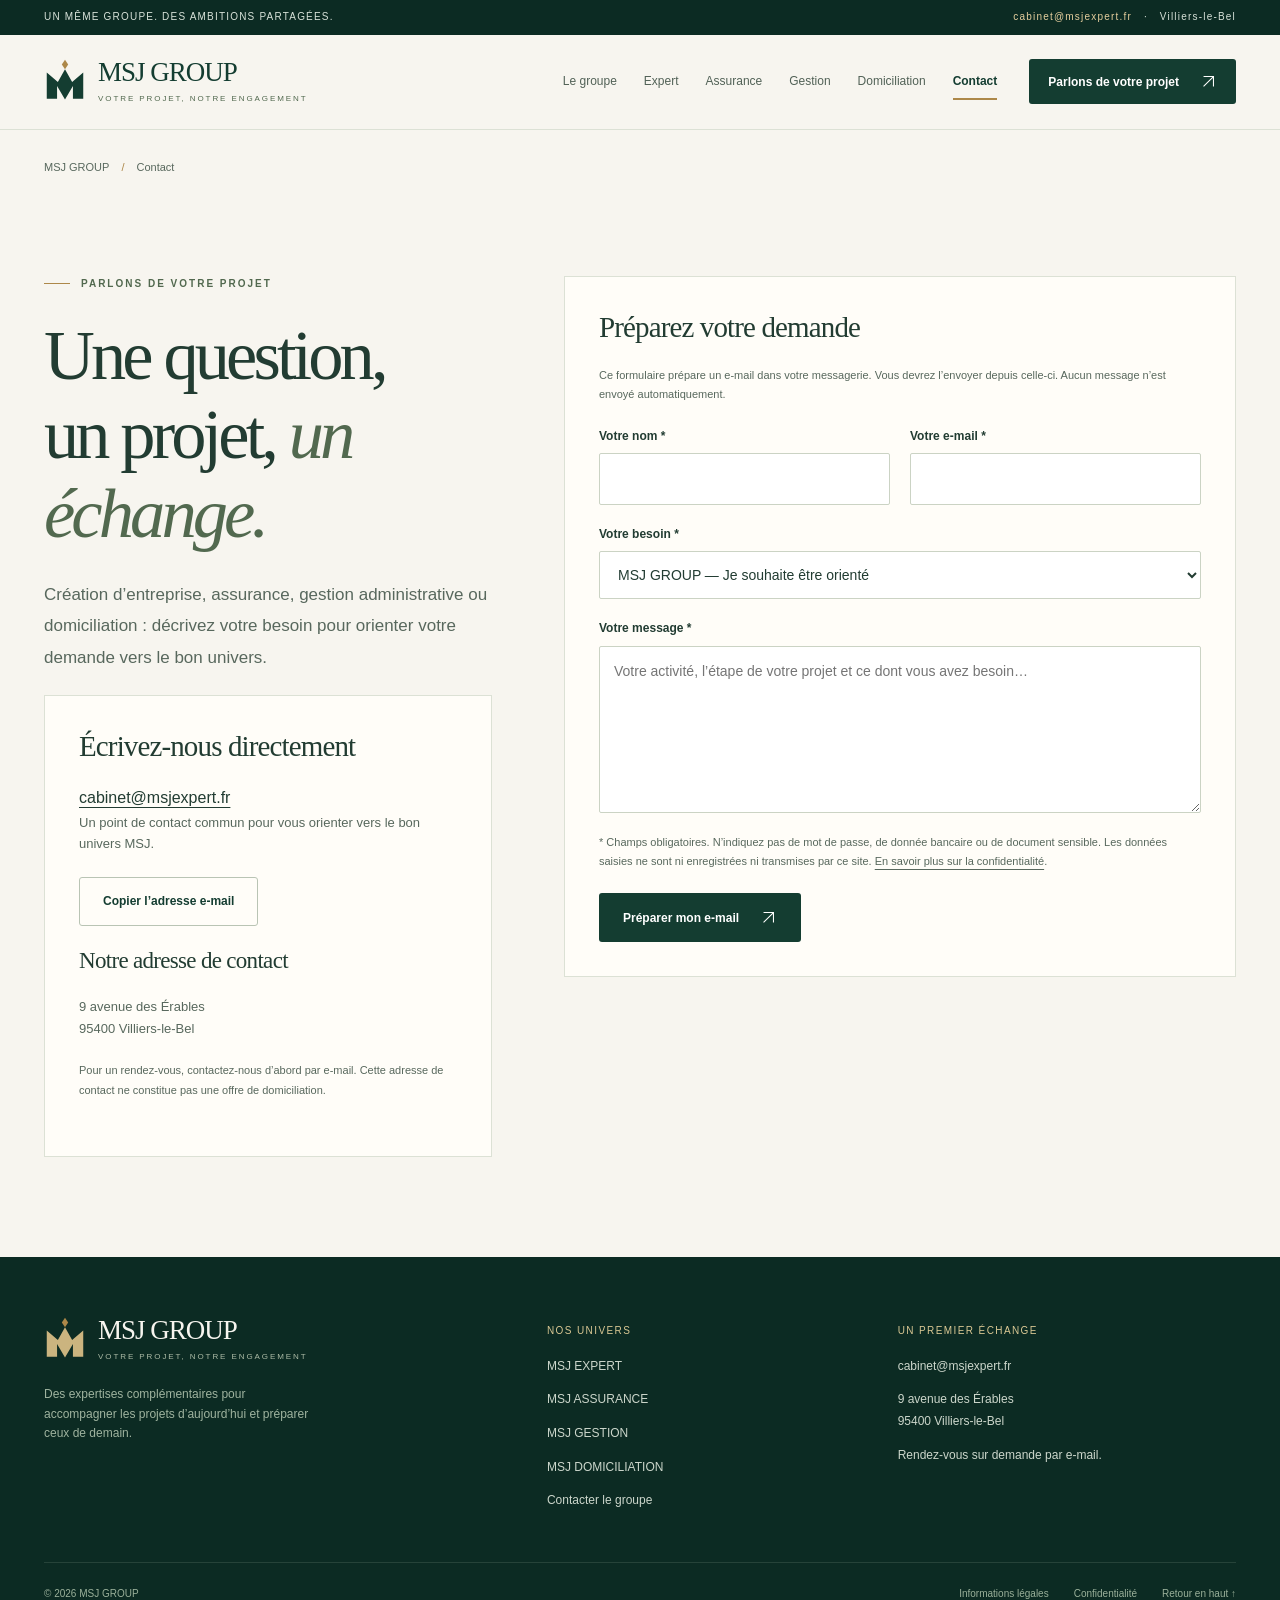
<file: contact.html>
<!doctype html>
<html lang="fr" id="top">
  <head>
    <meta charset="utf-8" />
    <meta name="viewport" content="width=device-width, initial-scale=1" />
    <meta name="theme-color" content="#143d31" />
    <meta
      name="description"
      content="Contactez MSJ GROUP pour votre création d’entreprise, vos besoins d’assurance, votre gestion administrative ou votre domiciliation."
    />
    <title>Contact — Parlons de votre projet | MSJ GROUP</title>
    <meta
      property="og:title"
      content="Contact — Parlons de votre projet | MSJ GROUP"
    />
    <meta
      property="og:description"
      content="Contactez MSJ GROUP pour votre création d’entreprise, vos besoins d’assurance, votre gestion administrative ou votre domiciliation."
    />
    <link
      rel="canonical"
      href="https://arshman23.github.io/MSJ-SITE-WEB/contact.html"
    />
    <meta
      property="og:url"
      content="https://arshman23.github.io/MSJ-SITE-WEB/contact.html"
    />
    <meta property="og:type" content="website" />
    <meta property="og:locale" content="fr_FR" />
    <meta
      property="og:image"
      content="https://arshman23.github.io/MSJ-SITE-WEB/assets/hero-group.webp"
    />
    <link rel="icon" href="assets/favicon.svg" type="image/svg+xml" />
    <link rel="stylesheet" href="assets/site.css?v=20261021-2" />
    <script src="assets/site.js?v=20261021" defer=""></script>
    <script src="assets/contact.js?v=20261021" defer=""></script>
  </head>
  <body data-page="contact">
    <a class="skip-link" href="#main-content">Aller au contenu</a>
    <div class="topbar">
      <div class="container">
        <span>UN MÊME GROUPE. DES AMBITIONS PARTAGÉES.</span
        ><span
          ><a href="mailto:cabinet@msjexpert.fr">cabinet@msjexpert.fr</a> &nbsp;
          · &nbsp; Villiers-le-Bel</span
        >
      </div>
    </div>
    <header class="site-header">
      <div class="container header-inner">
        <a class="brand" href="index.html" aria-label="MSJ GROUP — Accueil"
          ><svg
            class="brand-symbol"
            viewBox="0 0 52 58"
            fill="none"
            aria-hidden="true"
          >
            <path
              d="M3 50V17l14 12 9-16 9 16 14-12v33H36V34L26 51 16 34v16Z"
              fill="currentColor"
            ></path>
            <path d="m26 1 4 6-4 6-4-6Z" fill="#ad8849"></path></svg
          ><span
            ><span class="brand-name">MSJ <b>GROUP</b></span
            ><span class="brand-caption"
              >VOTRE PROJET, NOTRE ENGAGEMENT</span
            ></span
          ></a
        >
        <nav class="nav" id="primary-nav" aria-label="Navigation principale">
          <a href="index.html">Le groupe</a><a href="expert.html">Expert</a
          ><a href="assurance.html">Assurance</a
          ><a href="gestion.html">Gestion</a
          ><a href="domiciliation.html">Domiciliation</a
          ><a href="contact.html" aria-current="page">Contact</a>
        </nav>
        <a class="btn btn-primary header-cta" href="contact.html"
          >Parlons de votre projet
          <svg
            class="link-arrow"
            viewBox="0 0 24 24"
            width="18"
            height="18"
            fill="none"
            stroke="currentColor"
            stroke-width="1.5"
            aria-hidden="true"
          >
            <path d="M5 19 19 5M5 5h14v14"></path></svg
        ></a>
        <button
          class="menu-toggle"
          type="button"
          aria-expanded="false"
          aria-controls="primary-nav"
        >
          <span class="menu-label">Menu</span
          ><span class="menu-icon" aria-hidden="true"></span>
        </button>
      </div>
    </header>
    <main id="main-content">
      <div class="container">
        <p class="breadcrumb">
          <a href="index.html">MSJ GROUP</a><span aria-hidden="true">/</span
          ><span>Contact</span>
        </p>
      </div>
      <section class="section" aria-labelledby="contact-heading">
        <div class="container contact-layout">
          <div>
            <span class="eyebrow">Parlons de votre projet</span>
            <h1 id="contact-heading">
              Une question,<br />un projet, <em>un échange.</em>
            </h1>
            <p class="lead">
              Création d’entreprise, assurance, gestion administrative ou
              domiciliation : décrivez votre besoin pour orienter votre demande
              vers le bon univers.
            </p>
            <aside class="contact-card" aria-label="Coordonnées de contact">
              <h2>Écrivez-nous directement</h2>
              <a class="contact-email" href="mailto:cabinet@msjexpert.fr"
                >cabinet@msjexpert.fr</a
              >
              <p>
                Un point de contact commun pour vous orienter vers le bon
                univers MSJ.
              </p>
              <button
                class="btn btn-secondary"
                type="button"
                data-copy-email=""
              >
                Copier l’adresse e-mail
              </button>
              <p
                id="email-copy-status"
                class="form-status"
                role="status"
                data-copy-status=""
              ></p>
              <h3>Notre adresse de contact</h3>
              <p>9 avenue des Érables<br />95400 Villiers-le-Bel</p>
              <p class="form-note">
                Pour un rendez-vous, contactez-nous d’abord par e-mail. Cette
                adresse de contact ne constitue pas une offre de domiciliation.
              </p>
            </aside>
          </div>
          <div class="contact-card">
            <h2>Préparez votre demande</h2>
            <p id="contact-instructions" class="form-note">
              Ce formulaire prépare un e-mail dans votre messagerie. Vous devrez
              l’envoyer depuis celle-ci. Aucun message n’est envoyé
              automatiquement.
            </p>
            <form
              id="contact-form"
              action="mailto:cabinet@msjexpert.fr"
              method="get"
              aria-describedby="contact-instructions"
            >
              <div class="field-grid">
                <div class="field">
                  <label for="contact-name"
                    >Votre nom <span aria-hidden="true">*</span></label
                  >
                  <input
                    id="contact-name"
                    name="name"
                    type="text"
                    autocomplete="name"
                    maxlength="100"
                    required=""
                  />
                </div>
                <div class="field">
                  <label for="contact-email"
                    >Votre e-mail <span aria-hidden="true">*</span></label
                  >
                  <input
                    id="contact-email"
                    name="email"
                    type="email"
                    autocomplete="email"
                    maxlength="254"
                    required=""
                  />
                </div>
              </div>
              <div class="field">
                <label for="contact-service"
                  >Votre besoin <span aria-hidden="true">*</span></label
                >
                <select id="contact-service" name="service" required="">
                  <option value="group">
                    MSJ GROUP — Je souhaite être orienté
                  </option>
                  <option value="expert">
                    MSJ EXPERT — Création et accompagnement
                  </option>
                  <option value="assurance">MSJ ASSURANCE — Assurance</option>
                  <option value="gestion">
                    MSJ GESTION — Administration &amp; secrétariat
                  </option>
                  <option value="domiciliation">
                    MSJ DOMICILIATION — Domiciliation d’entreprise
                  </option>
                </select>
              </div>
              <div class="field">
                <label for="contact-message"
                  >Votre message <span aria-hidden="true">*</span></label
                >
                <textarea
                  id="contact-message"
                  name="message"
                  rows="6"
                  maxlength="2000"
                  placeholder="Votre activité, l’étape de votre projet et ce dont vous avez besoin…"
                  required=""
                ></textarea>
              </div>
              <p class="form-note">
                * Champs obligatoires. N’indiquez pas de mot de passe, de donnée
                bancaire ou de document sensible. Les données saisies ne sont ni
                enregistrées ni transmises par ce site.
                <a href="informations.html#confidentialite"
                  >En savoir plus sur la confidentialité</a
                >.
              </p>
              <button class="btn btn-primary" type="submit">
                Préparer mon e-mail
                <svg
                  class="link-arrow"
                  viewBox="0 0 24 24"
                  width="18"
                  height="18"
                  fill="none"
                  stroke="currentColor"
                  stroke-width="1.5"
                  aria-hidden="true"
                >
                  <path d="M5 19 19 5M5 5h14v14"></path>
                </svg>
              </button>
            </form>
            <noscript
              ><p class="form-note">
                Pour préparer un message personnalisé, activez JavaScript ou
                écrivez directement à
                <a href="mailto:cabinet@msjexpert.fr">cabinet@msjexpert.fr</a>.
              </p></noscript
            >
            <div id="contact-result" class="message-preview" hidden="">
              <h3 id="contact-result-title" tabindex="-1">
                Votre message est prêt à être ouvert
              </h3>
              <p>
                Aucun message n’a encore été envoyé. Ouvrez votre messagerie,
                vérifiez le brouillon, puis envoyez-le.
              </p>
              <a
                id="open-mail"
                class="btn btn-primary"
                href="mailto:cabinet@msjexpert.fr"
                >Ouvrir ma messagerie
                <svg
                  class="link-arrow"
                  viewBox="0 0 24 24"
                  width="18"
                  height="18"
                  fill="none"
                  stroke="currentColor"
                  stroke-width="1.5"
                  aria-hidden="true"
                >
                  <path d="M5 19 19 5M5 5h14v14"></path></svg
              ></a>
              <p class="form-note">
                Si aucune messagerie ne s’ouvre, copiez le message ou
                téléchargez-le, puis envoyez-le vous-même à
                <a href="mailto:cabinet@msjexpert.fr">cabinet@msjexpert.fr</a>.
              </p>
              <div class="actions">
                <button
                  id="copy-message"
                  class="btn btn-secondary"
                  type="button"
                >
                  Copier le message
                </button>
                <button
                  id="download-message"
                  class="btn btn-secondary"
                  type="button"
                >
                  Télécharger en .txt
                </button>
              </div>
              <p id="message-status" class="form-status" role="status"></p>
              <label for="message-preview">Aperçu de votre e-mail</label>
              <textarea
                class="preview-text"
                id="message-preview"
                rows="12"
                readonly=""
              ></textarea>
            </div>
          </div>
        </div>
      </section>
    </main>
    <footer class="site-footer">
      <div class="container footer-grid">
        <div>
          <a class="brand" href="index.html" aria-label="MSJ GROUP — Accueil"
            ><svg
              class="brand-symbol"
              viewBox="0 0 52 58"
              fill="none"
              aria-hidden="true"
            >
              <path
                d="M3 50V17l14 12 9-16 9 16 14-12v33H36V34L26 51 16 34v16Z"
                fill="currentColor"
              ></path>
              <path d="m26 1 4 6-4 6-4-6Z" fill="#ad8849"></path></svg
            ><span
              ><span class="brand-name">MSJ <b>GROUP</b></span
              ><span class="brand-caption"
                >VOTRE PROJET, NOTRE ENGAGEMENT</span
              ></span
            ></a
          >
          <p class="footer-description">
            Des expertises complémentaires pour accompagner les projets
            d’aujourd’hui et préparer ceux de demain.
          </p>
        </div>
        <div>
          <h2 class="footer-heading">Nos univers</h2>
          <div class="footer-links">
            <a href="expert.html">MSJ EXPERT</a
            ><a href="assurance.html">MSJ ASSURANCE</a
            ><a href="gestion.html">MSJ GESTION</a
            ><a href="domiciliation.html">MSJ DOMICILIATION</a
            ><a href="contact.html">Contacter le groupe</a>
          </div>
        </div>
        <div>
          <h2 class="footer-heading">Un premier échange</h2>
          <div class="footer-links">
            <a href="mailto:cabinet@msjexpert.fr">cabinet@msjexpert.fr</a>
            <address>9 avenue des Érables<br />95400 Villiers-le-Bel</address>
            <span>Rendez-vous sur demande par e-mail.</span>
          </div>
        </div>
      </div>
      <div class="container footer-bottom">
        <span>© <span data-year="">2026</span> MSJ GROUP</span>
        <div>
          <a href="informations.html">Informations légales</a
          ><a href="informations.html#confidentialite">Confidentialité</a
          ><a href="#top">Retour en haut ↑</a>
        </div>
      </div>
    </footer>
  </body>
</html>
</file>
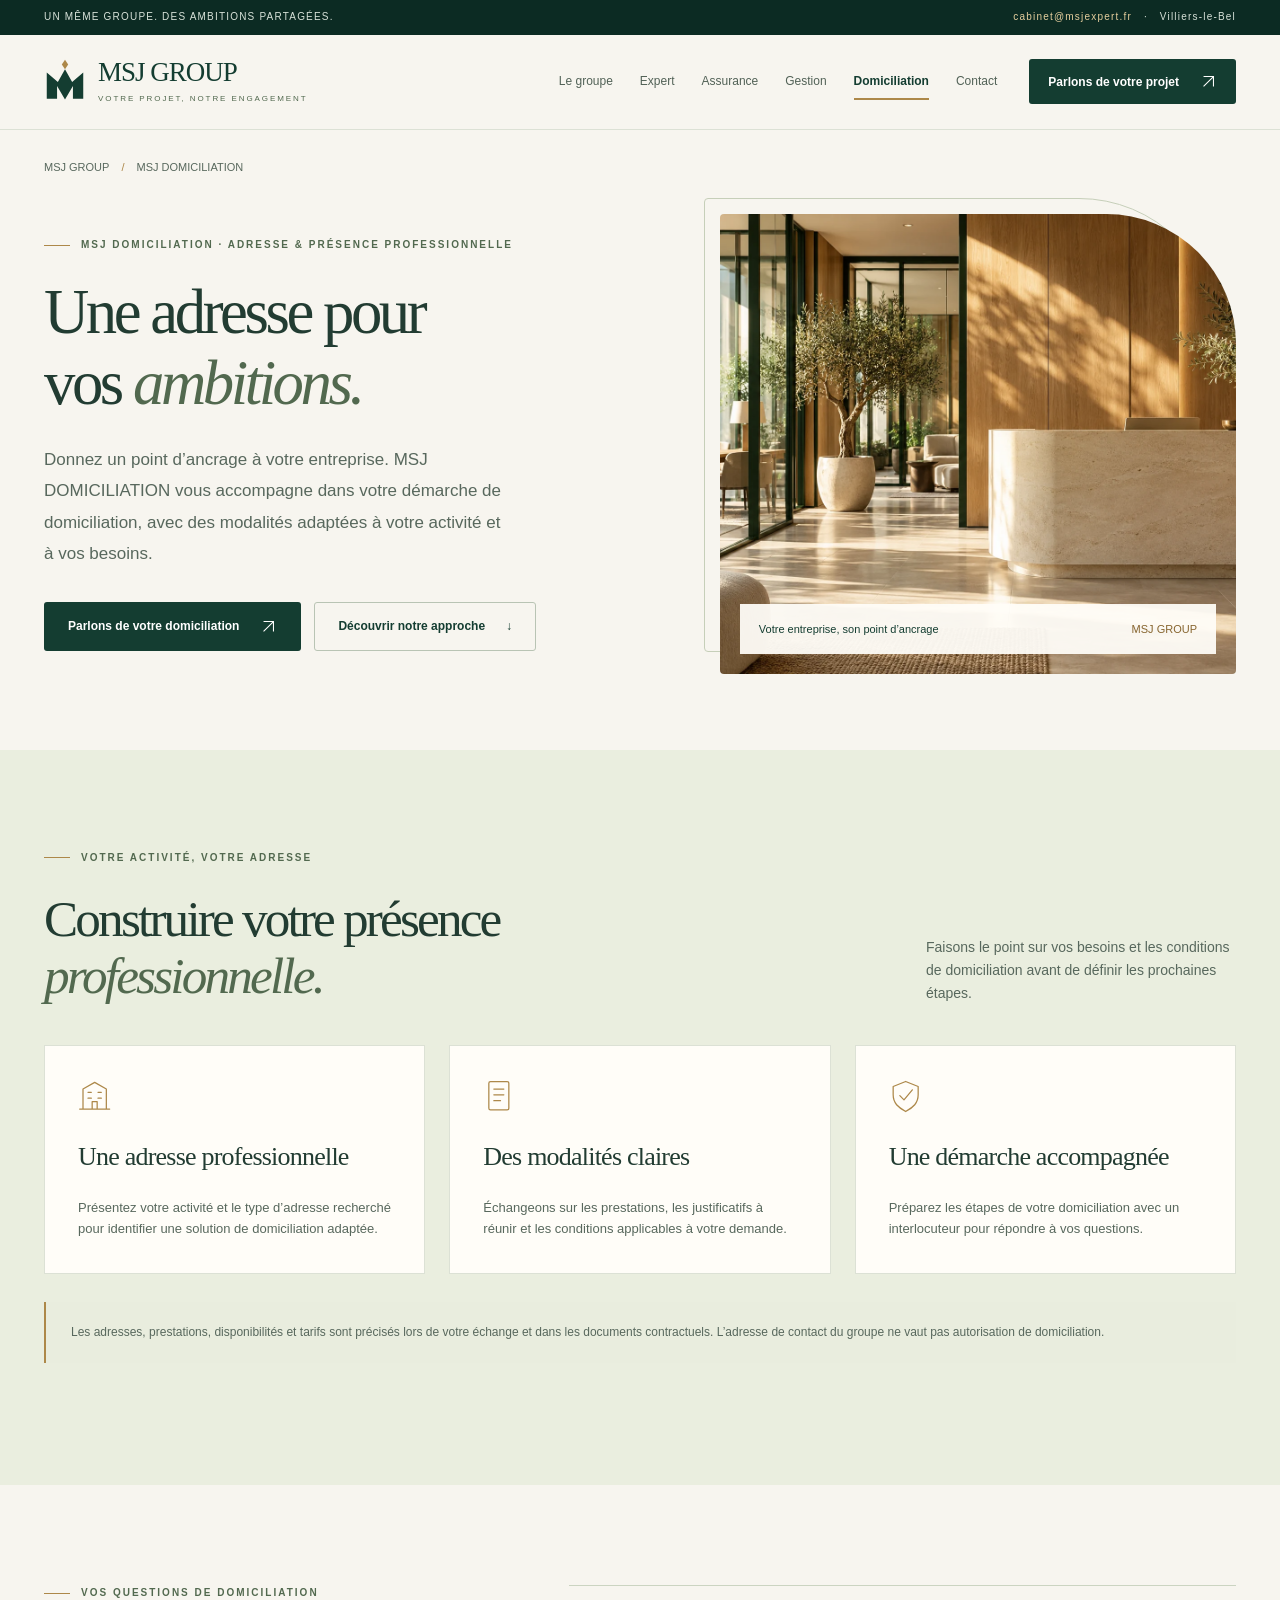
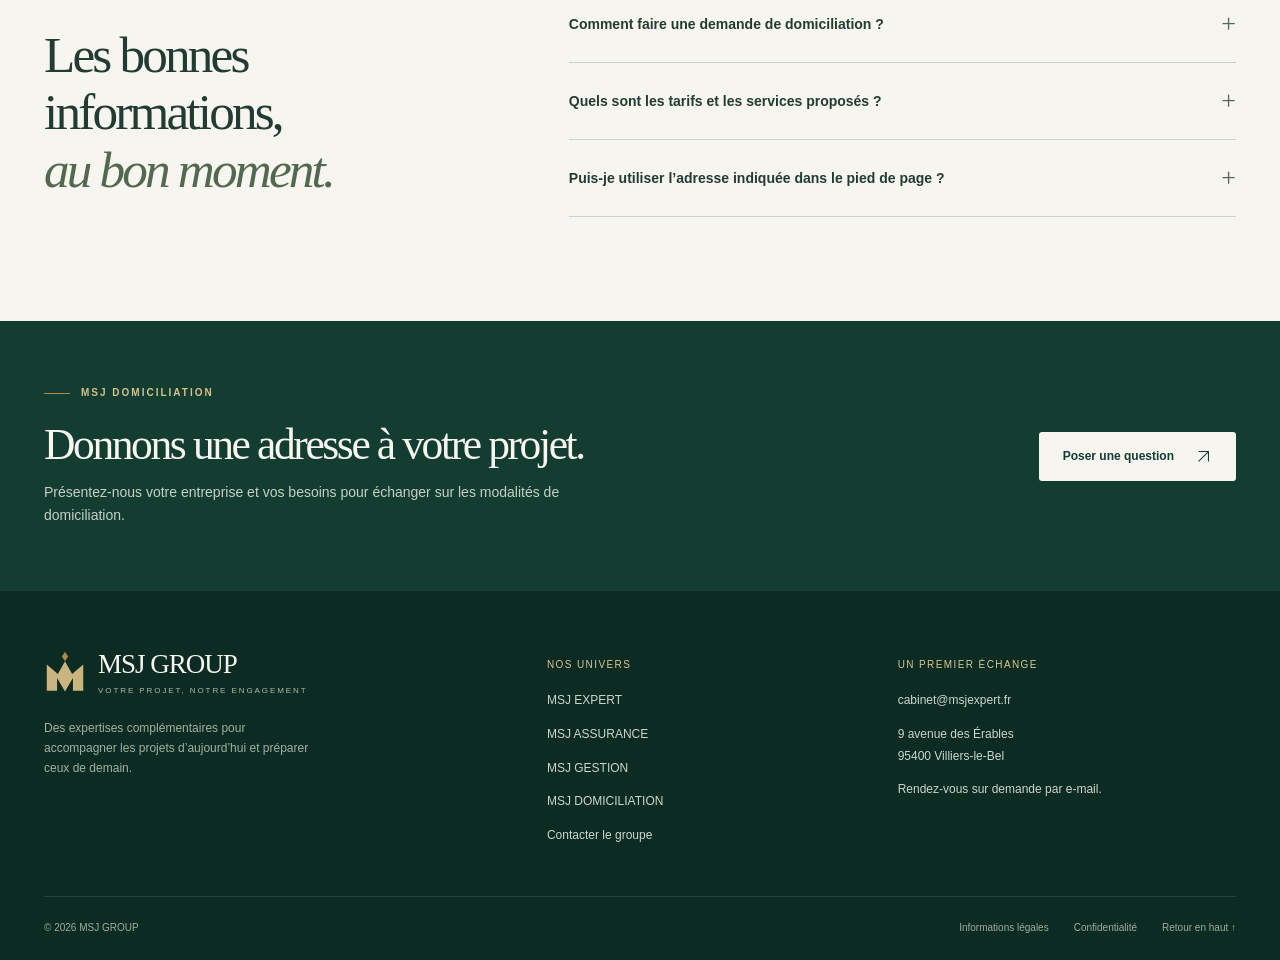
<file: domiciliation.html>
<!doctype html>
<html lang="fr" id="top">
  <head>
    <meta charset="utf-8" />
    <meta name="viewport" content="width=device-width, initial-scale=1" />
    <meta name="theme-color" content="#143d31" />
    <meta
      name="description"
      content="MSJ DOMICILIATION accompagne votre recherche de domiciliation d’entreprise. Échangez sur l’adresse, les démarches et les conditions adaptées à votre activité."
    />
    <title>
      MSJ DOMICILIATION — Une adresse pour votre entreprise | MSJ GROUP
    </title>
    <meta
      property="og:title"
      content="MSJ DOMICILIATION — Une adresse pour votre entreprise | MSJ GROUP"
    />
    <meta
      property="og:description"
      content="MSJ DOMICILIATION accompagne votre recherche de domiciliation d’entreprise. Échangez sur l’adresse, les démarches et les conditions adaptées à votre activité."
    />
    <link
      rel="canonical"
      href="https://arshman23.github.io/MSJ-SITE-WEB/domiciliation.html"
    />
    <meta
      property="og:url"
      content="https://arshman23.github.io/MSJ-SITE-WEB/domiciliation.html"
    />
    <meta property="og:type" content="website" />
    <meta property="og:locale" content="fr_FR" />
    <meta
      property="og:image"
      content="https://arshman23.github.io/MSJ-SITE-WEB/assets/hero-group.webp"
    />
    <link rel="icon" href="assets/favicon.svg" type="image/svg+xml" />
    <link rel="stylesheet" href="assets/site.css?v=20261021-2" />
    <script src="assets/site.js?v=20261021" defer=""></script>
  </head>
  <body data-page="domiciliation">
    <a class="skip-link" href="#main-content">Aller au contenu</a>
    <div class="topbar">
      <div class="container">
        <span>UN MÊME GROUPE. DES AMBITIONS PARTAGÉES.</span
        ><span
          ><a href="mailto:cabinet@msjexpert.fr">cabinet@msjexpert.fr</a> &nbsp;
          · &nbsp; Villiers-le-Bel</span
        >
      </div>
    </div>
    <header class="site-header">
      <div class="container header-inner">
        <a class="brand" href="index.html" aria-label="MSJ GROUP — Accueil"
          ><svg
            class="brand-symbol"
            viewBox="0 0 52 58"
            fill="none"
            aria-hidden="true"
          >
            <path
              d="M3 50V17l14 12 9-16 9 16 14-12v33H36V34L26 51 16 34v16Z"
              fill="currentColor"
            ></path>
            <path d="m26 1 4 6-4 6-4-6Z" fill="#ad8849"></path></svg
          ><span
            ><span class="brand-name">MSJ <b>GROUP</b></span
            ><span class="brand-caption"
              >VOTRE PROJET, NOTRE ENGAGEMENT</span
            ></span
          ></a
        >
        <nav class="nav" id="primary-nav" aria-label="Navigation principale">
          <a href="index.html">Le groupe</a><a href="expert.html">Expert</a
          ><a href="assurance.html">Assurance</a
          ><a href="gestion.html">Gestion</a
          ><a href="domiciliation.html" aria-current="page">Domiciliation</a
          ><a href="contact.html">Contact</a>
        </nav>
        <a class="btn btn-primary header-cta" href="contact.html"
          >Parlons de votre projet
          <svg
            class="link-arrow"
            viewBox="0 0 24 24"
            width="18"
            height="18"
            fill="none"
            stroke="currentColor"
            stroke-width="1.5"
            aria-hidden="true"
          >
            <path d="M5 19 19 5M5 5h14v14"></path></svg
        ></a>
        <button
          class="menu-toggle"
          type="button"
          aria-expanded="false"
          aria-controls="primary-nav"
        >
          <span class="menu-label">Menu</span
          ><span class="menu-icon" aria-hidden="true"></span>
        </button>
      </div>
    </header>
    <main id="main-content">
      <div class="container">
        <p class="breadcrumb">
          <a href="index.html">MSJ GROUP</a><span aria-hidden="true">/</span
          ><span>MSJ DOMICILIATION</span>
        </p>
      </div>
      <section class="service-hero">
        <div class="container hero-grid">
          <div class="hero-copy">
            <span class="eyebrow"
              >MSJ DOMICILIATION · Adresse &amp; présence professionnelle</span
            >
            <h1>Une adresse pour<br />vos <em>ambitions.</em></h1>
            <p class="lead">
              Donnez un point d’ancrage à votre entreprise. MSJ DOMICILIATION
              vous accompagne dans votre démarche de domiciliation, avec des
              modalités adaptées à votre activité et à vos besoins.
            </p>
            <div class="actions">
              <a
                class="btn btn-primary"
                href="contact.html?service=domiciliation"
                >Parlons de votre domiciliation
                <svg
                  class="link-arrow"
                  viewBox="0 0 24 24"
                  width="18"
                  height="18"
                  fill="none"
                  stroke="currentColor"
                  stroke-width="1.5"
                  aria-hidden="true"
                >
                  <path d="M5 19 19 5M5 5h14v14"></path></svg></a
              ><a class="btn btn-secondary" href="#domiciliation"
                >Découvrir notre approche <span aria-hidden="true">↓</span></a
              >
            </div>
          </div>
          <figure class="hero-visual">
            <img
              class="hero-photo"
              src="assets/domiciliation.webp"
              alt="Réception contemporaine de bureaux, illustration de la domiciliation"
              width="1536"
              height="1024"
              fetchpriority="high"
            />
            <figcaption class="image-caption">
              <span>Votre entreprise, son point d’ancrage</span
              ><span>MSJ GROUP</span>
            </figcaption>
          </figure>
        </div>
      </section>
      <section class="section soft-section" id="domiciliation">
        <div class="container">
          <div class="section-intro">
            <div>
              <span class="eyebrow">Votre activité, votre adresse</span>
              <h2>Construire votre présence<br /><em>professionnelle.</em></h2>
            </div>
            <p>
              Faisons le point sur vos besoins et les conditions de
              domiciliation avant de définir les prochaines étapes.
            </p>
          </div>
          <div class="services-grid">
            <article class="topic-card">
              <svg
                class="topic-icon"
                viewBox="0 0 42 42"
                fill="none"
                stroke="currentColor"
                stroke-width="1.5"
                stroke-linecap="round"
                stroke-linejoin="round"
                aria-hidden="true"
              >
                <path
                  d="M6 36V12l14-8 14 8v24M2 36h36M12 16h4m8 0h4m-16 7h4m8 0h4M17 36V27h6v9"
                ></path>
              </svg>
              <h3>Une adresse professionnelle</h3>
              <p>
                Présentez votre activité et le type d’adresse recherché pour
                identifier une solution de domiciliation adaptée.
              </p>
            </article>
            <article class="topic-card">
              <svg
                class="topic-icon"
                viewBox="0 0 42 42"
                fill="none"
                stroke="currentColor"
                stroke-width="1.5"
                stroke-linecap="round"
                stroke-linejoin="round"
                aria-hidden="true"
              >
                <rect x="7" y="3" width="24" height="34" rx="2"></rect>
                <path d="M13 12h12M13 19h12M13 26h8"></path>
              </svg>
              <h3>Des modalités claires</h3>
              <p>
                Échangeons sur les prestations, les justificatifs à réunir et
                les conditions applicables à votre demande.
              </p>
            </article>
            <article class="topic-card">
              <svg
                class="topic-icon"
                viewBox="0 0 42 42"
                fill="none"
                stroke="currentColor"
                stroke-width="1.5"
                stroke-linecap="round"
                stroke-linejoin="round"
                aria-hidden="true"
              >
                <path
                  d="m20 3 15 6v10c0 10-6 15-15 20C11 34 5 29 5 19V9Z"
                ></path>
                <path d="m13 20 5 5 10-12"></path>
              </svg>
              <h3>Une démarche accompagnée</h3>
              <p>
                Préparez les étapes de votre domiciliation avec un interlocuteur
                pour répondre à vos questions.
              </p>
            </article>
          </div>
          <p class="notice">
            Les adresses, prestations, disponibilités et tarifs sont précisés
            lors de votre échange et dans les documents contractuels. L’adresse
            de contact du groupe ne vaut pas autorisation de domiciliation.
          </p>
        </div>
      </section>
      <section class="section">
        <div class="container faq-layout">
          <div>
            <span class="eyebrow">Vos questions de domiciliation</span>
            <h2>Les bonnes informations,<br /><em>au bon moment.</em></h2>
          </div>
          <div class="faq-list">
            <details>
              <summary>Comment faire une demande de domiciliation ?</summary>
              <p>
                Contactez-nous en précisant votre activité, votre statut et
                l’adresse ou le secteur recherché. Nous échangeons avec vous sur
                les modalités et les justificatifs nécessaires.
              </p>
            </details>
            <details>
              <summary>
                Quels sont les tarifs et les services proposés ?
              </summary>
              <p>
                Les conditions sont précisées selon votre besoin et la solution
                envisagée. Demandez les informations et le détail des
                prestations avant tout engagement.
              </p>
            </details>
            <details>
              <summary>
                Puis-je utiliser l’adresse indiquée dans le pied de page ?
              </summary>
              <p>
                L’adresse du pied de page est une adresse de contact. Seuls un
                contrat et les documents de domiciliation correspondants vous
                permettent d’utiliser une adresse pour votre entreprise.
              </p>
            </details>
          </div>
        </div>
      </section>
      <section class="cta-section">
        <div class="container">
          <div>
            <span class="eyebrow">MSJ DOMICILIATION</span>
            <h2>Donnons une adresse à votre projet.</h2>
            <p>
              Présentez-nous votre entreprise et vos besoins pour échanger sur
              les modalités de domiciliation.
            </p>
          </div>
          <div class="actions">
            <a class="btn btn-light" href="contact.html?service=domiciliation"
              >Poser une question
              <svg
                class="link-arrow"
                viewBox="0 0 24 24"
                width="18"
                height="18"
                fill="none"
                stroke="currentColor"
                stroke-width="1.5"
                aria-hidden="true"
              >
                <path d="M5 19 19 5M5 5h14v14"></path></svg
            ></a>
          </div>
        </div>
      </section>
    </main>
    <footer class="site-footer">
      <div class="container footer-grid">
        <div>
          <a class="brand" href="index.html" aria-label="MSJ GROUP — Accueil"
            ><svg
              class="brand-symbol"
              viewBox="0 0 52 58"
              fill="none"
              aria-hidden="true"
            >
              <path
                d="M3 50V17l14 12 9-16 9 16 14-12v33H36V34L26 51 16 34v16Z"
                fill="currentColor"
              ></path>
              <path d="m26 1 4 6-4 6-4-6Z" fill="#ad8849"></path></svg
            ><span
              ><span class="brand-name">MSJ <b>GROUP</b></span
              ><span class="brand-caption"
                >VOTRE PROJET, NOTRE ENGAGEMENT</span
              ></span
            ></a
          >
          <p class="footer-description">
            Des expertises complémentaires pour accompagner les projets
            d’aujourd’hui et préparer ceux de demain.
          </p>
        </div>
        <div>
          <h2 class="footer-heading">Nos univers</h2>
          <div class="footer-links">
            <a href="expert.html">MSJ EXPERT</a
            ><a href="assurance.html">MSJ ASSURANCE</a
            ><a href="gestion.html">MSJ GESTION</a
            ><a href="domiciliation.html">MSJ DOMICILIATION</a
            ><a href="contact.html">Contacter le groupe</a>
          </div>
        </div>
        <div>
          <h2 class="footer-heading">Un premier échange</h2>
          <div class="footer-links">
            <a href="mailto:cabinet@msjexpert.fr">cabinet@msjexpert.fr</a>
            <address>9 avenue des Érables<br />95400 Villiers-le-Bel</address>
            <span>Rendez-vous sur demande par e-mail.</span>
          </div>
        </div>
      </div>
      <div class="container footer-bottom">
        <span>© <span data-year="">2026</span> MSJ GROUP</span>
        <div>
          <a href="informations.html">Informations légales</a
          ><a href="informations.html#confidentialite">Confidentialité</a
          ><a href="#top">Retour en haut ↑</a>
        </div>
      </div>
    </footer>
  </body>
</html>
</file>
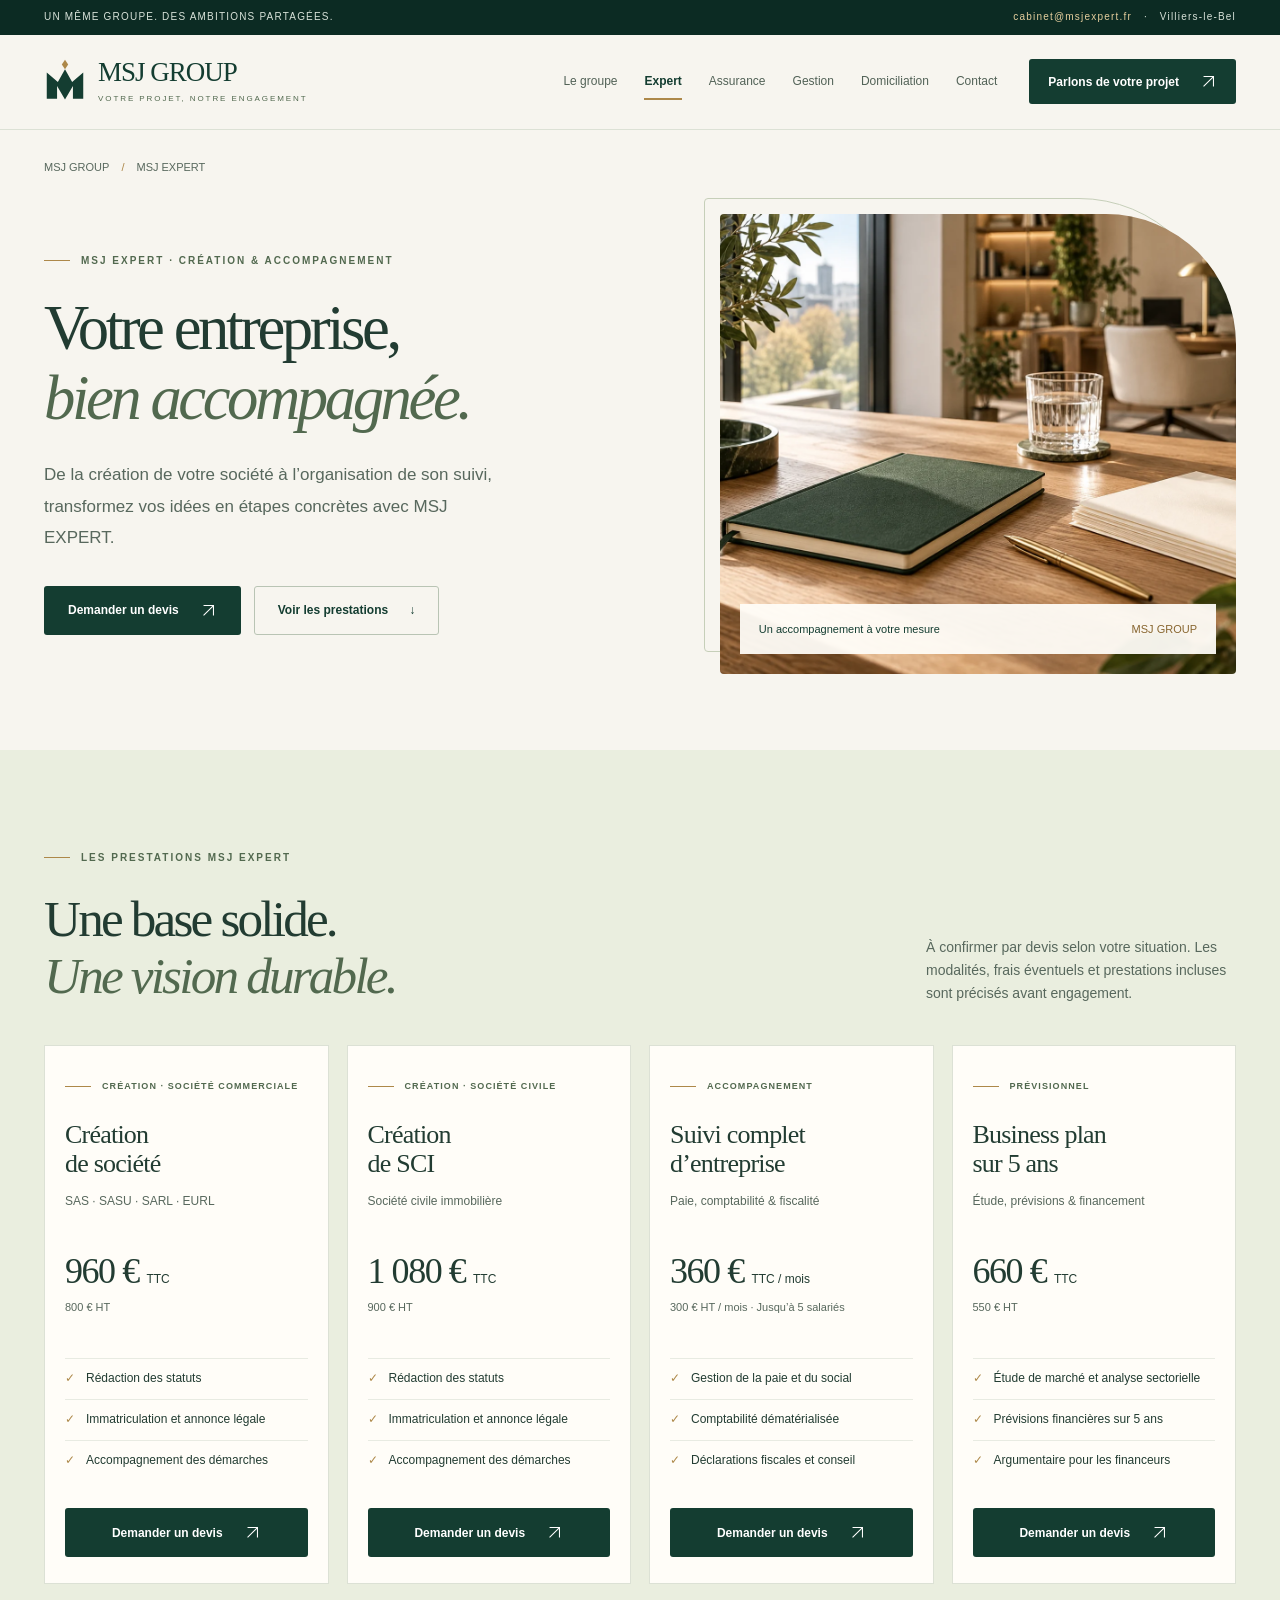
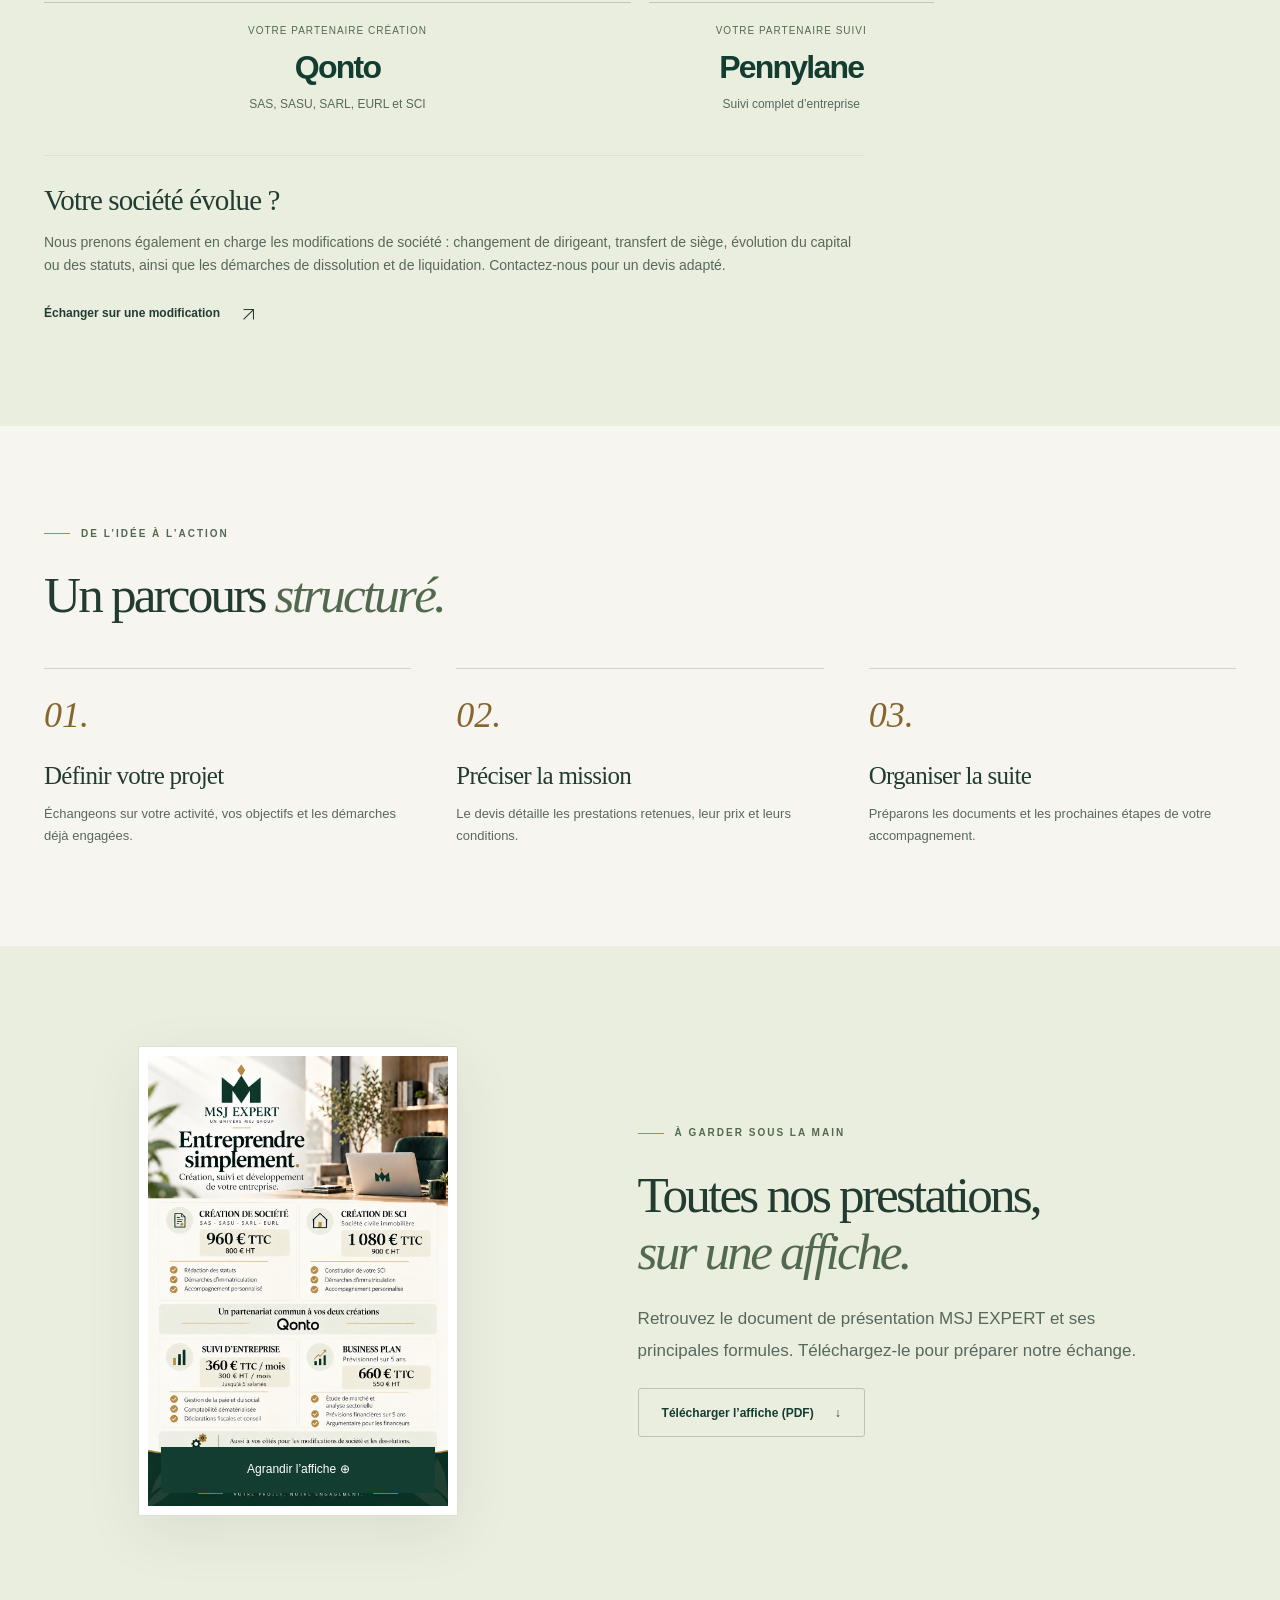
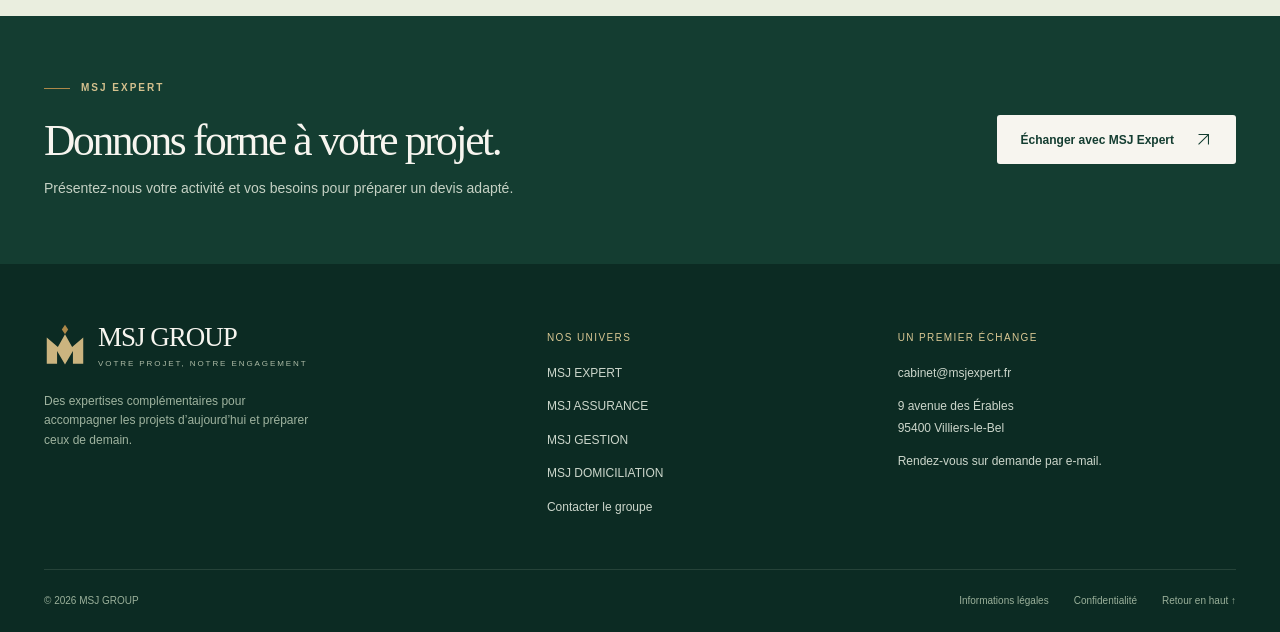
<file: expert.html>
<!doctype html>
<html lang="fr" id="top">
  <head>
    <meta charset="utf-8" />
    <meta name="viewport" content="width=device-width, initial-scale=1" />
    <meta name="theme-color" content="#143d31" />
    <meta
      name="description"
      content="Création de SAS, SASU, SARL et EURL à 960 € TTC, création de SCI à 1 080 € TTC, suivi, business plan et modifications de société avec MSJ EXPERT."
    />
    <title>MSJ EXPERT — Création &amp; accompagnement | MSJ GROUP</title>
    <meta
      property="og:title"
      content="MSJ EXPERT — Création &amp; accompagnement | MSJ GROUP"
    />
    <meta
      property="og:description"
      content="Création de SAS, SASU, SARL et EURL à 960 € TTC, création de SCI à 1 080 € TTC, suivi, business plan et modifications de société avec MSJ EXPERT."
    />
    <link
      rel="canonical"
      href="https://arshman23.github.io/MSJ-SITE-WEB/expert.html"
    />
    <meta
      property="og:url"
      content="https://arshman23.github.io/MSJ-SITE-WEB/expert.html"
    />
    <meta property="og:type" content="website" />
    <meta property="og:locale" content="fr_FR" />
    <meta
      property="og:image"
      content="https://arshman23.github.io/MSJ-SITE-WEB/assets/hero-group.webp"
    />
    <link rel="icon" href="assets/favicon.svg" type="image/svg+xml" />
    <link rel="stylesheet" href="assets/site.css?v=20261021-2" />
    <script src="assets/site.js?v=20261021" defer=""></script>
  </head>
  <body data-page="expert">
    <a class="skip-link" href="#main-content">Aller au contenu</a>
    <div class="topbar">
      <div class="container">
        <span>UN MÊME GROUPE. DES AMBITIONS PARTAGÉES.</span
        ><span
          ><a href="mailto:cabinet@msjexpert.fr">cabinet@msjexpert.fr</a> &nbsp;
          · &nbsp; Villiers-le-Bel</span
        >
      </div>
    </div>
    <header class="site-header">
      <div class="container header-inner">
        <a class="brand" href="index.html" aria-label="MSJ GROUP — Accueil"
          ><svg
            class="brand-symbol"
            viewBox="0 0 52 58"
            fill="none"
            aria-hidden="true"
          >
            <path
              d="M3 50V17l14 12 9-16 9 16 14-12v33H36V34L26 51 16 34v16Z"
              fill="currentColor"
            ></path>
            <path d="m26 1 4 6-4 6-4-6Z" fill="#ad8849"></path></svg
          ><span
            ><span class="brand-name">MSJ <b>GROUP</b></span
            ><span class="brand-caption"
              >VOTRE PROJET, NOTRE ENGAGEMENT</span
            ></span
          ></a
        >
        <nav class="nav" id="primary-nav" aria-label="Navigation principale">
          <a href="index.html">Le groupe</a
          ><a href="expert.html" aria-current="page">Expert</a
          ><a href="assurance.html">Assurance</a
          ><a href="gestion.html">Gestion</a
          ><a href="domiciliation.html">Domiciliation</a
          ><a href="contact.html">Contact</a>
        </nav>
        <a class="btn btn-primary header-cta" href="contact.html"
          >Parlons de votre projet
          <svg
            class="link-arrow"
            viewBox="0 0 24 24"
            width="18"
            height="18"
            fill="none"
            stroke="currentColor"
            stroke-width="1.5"
            aria-hidden="true"
          >
            <path d="M5 19 19 5M5 5h14v14"></path></svg
        ></a>
        <button
          class="menu-toggle"
          type="button"
          aria-expanded="false"
          aria-controls="primary-nav"
        >
          <span class="menu-label">Menu</span
          ><span class="menu-icon" aria-hidden="true"></span>
        </button>
      </div>
    </header>
    <main id="main-content">
      <div class="container">
        <p class="breadcrumb">
          <a href="index.html">MSJ GROUP</a><span aria-hidden="true">/</span
          ><span>MSJ EXPERT</span>
        </p>
      </div>
      <section class="service-hero">
        <div class="container hero-grid">
          <div class="hero-copy">
            <span class="eyebrow"
              >MSJ EXPERT · Création &amp; accompagnement</span
            >
            <h1>Votre entreprise,<br /><em>bien accompagnée.</em></h1>
            <p class="lead">
              De la création de votre société à l’organisation de son suivi,
              transformez vos idées en étapes concrètes avec MSJ EXPERT.
            </p>
            <div class="actions">
              <a class="btn btn-primary" href="contact.html?service=expert"
                >Demander un devis
                <svg
                  class="link-arrow"
                  viewBox="0 0 24 24"
                  width="18"
                  height="18"
                  fill="none"
                  stroke="currentColor"
                  stroke-width="1.5"
                  aria-hidden="true"
                >
                  <path d="M5 19 19 5M5 5h14v14"></path></svg></a
              ><a class="btn btn-secondary" href="#prestations"
                >Voir les prestations <span aria-hidden="true">↓</span></a
              >
            </div>
          </div>
          <figure class="hero-visual">
            <img
              class="hero-photo"
              src="assets/expert.webp"
              alt="Carnet, stylo et documents sur un bureau lumineux, illustration"
              width="1536"
              height="1024"
              fetchpriority="high"
            />
            <figcaption class="image-caption">
              <span>Un accompagnement à votre mesure</span
              ><span>MSJ GROUP</span>
            </figcaption>
          </figure>
        </div>
      </section>
      <section class="section soft-section" id="prestations">
        <div class="container">
          <div class="section-intro">
            <div>
              <span class="eyebrow">Les prestations MSJ EXPERT</span>
              <h2>Une base solide.<br /><em>Une vision durable.</em></h2>
            </div>
            <p>
              À confirmer par devis selon votre situation. Les modalités, frais
              éventuels et prestations incluses sont précisés avant engagement.
            </p>
          </div>
          <div class="offer-grid expert-offers">
            <article
              class="offer offer-creation"
              aria-describedby="partner-qonto"
            >
              <span class="eyebrow">Création · Société commerciale</span>
              <h3>Création<br />de société</h3>
              <p class="offer-formats">SAS · SASU · SARL · EURL</p>
              <p class="price">960 € <small>TTC</small></p>
              <p class="price-note">800 € HT</p>
              <ul class="check-list">
                <li>Rédaction des statuts</li>
                <li>Immatriculation et annonce légale</li>
                <li>Accompagnement des démarches</li>
              </ul>
              <a class="btn btn-primary" href="contact.html?service=expert"
                >Demander un devis
                <svg
                  class="link-arrow"
                  viewBox="0 0 24 24"
                  width="18"
                  height="18"
                  fill="none"
                  stroke="currentColor"
                  stroke-width="1.5"
                  aria-hidden="true"
                >
                  <path d="M5 19 19 5M5 5h14v14"></path></svg
              ></a>
            </article>
            <article
              class="offer offer-creation"
              aria-describedby="partner-qonto"
            >
              <span class="eyebrow">Création · Société civile</span>
              <h3>Création<br />de SCI</h3>
              <p class="offer-formats">Société civile immobilière</p>
              <p class="price">1 080 € <small>TTC</small></p>
              <p class="price-note">900 € HT</p>
              <ul class="check-list">
                <li>Rédaction des statuts</li>
                <li>Immatriculation et annonce légale</li>
                <li>Accompagnement des démarches</li>
              </ul>
              <a class="btn btn-primary" href="contact.html?service=expert"
                >Demander un devis
                <svg
                  class="link-arrow"
                  viewBox="0 0 24 24"
                  width="18"
                  height="18"
                  fill="none"
                  stroke="currentColor"
                  stroke-width="1.5"
                  aria-hidden="true"
                >
                  <path d="M5 19 19 5M5 5h14v14"></path></svg
              ></a>
            </article>
            <article
              class="offer offer-followup"
              aria-describedby="partner-pennylane"
            >
              <span class="eyebrow">Accompagnement</span>
              <h3>Suivi complet<br />d’entreprise</h3>
              <p class="offer-formats">Paie, comptabilité &amp; fiscalité</p>
              <p class="price">360 € <small>TTC / mois</small></p>
              <p class="price-note">300 € HT / mois · Jusqu’à 5 salariés</p>
              <ul class="check-list">
                <li>Gestion de la paie et du social</li>
                <li>Comptabilité dématérialisée</li>
                <li>Déclarations fiscales et conseil</li>
              </ul>
              <a class="btn btn-primary" href="contact.html?service=expert"
                >Demander un devis
                <svg
                  class="link-arrow"
                  viewBox="0 0 24 24"
                  width="18"
                  height="18"
                  fill="none"
                  stroke="currentColor"
                  stroke-width="1.5"
                  aria-hidden="true"
                >
                  <path d="M5 19 19 5M5 5h14v14"></path></svg
              ></a>
            </article>
            <article class="offer offer-business">
              <span class="eyebrow">Prévisionnel</span>
              <h3>Business plan<br />sur 5 ans</h3>
              <p class="offer-formats">Étude, prévisions &amp; financement</p>
              <p class="price">660 € <small>TTC</small></p>
              <p class="price-note">550 € HT</p>
              <ul class="check-list">
                <li>Étude de marché et analyse sectorielle</li>
                <li>Prévisions financières sur 5 ans</li>
                <li>Argumentaire pour les financeurs</li>
              </ul>
              <a class="btn btn-primary" href="contact.html?service=expert"
                >Demander un devis
                <svg
                  class="link-arrow"
                  viewBox="0 0 24 24"
                  width="18"
                  height="18"
                  fill="none"
                  stroke="currentColor"
                  stroke-width="1.5"
                  aria-hidden="true"
                >
                  <path d="M5 19 19 5M5 5h14v14"></path></svg
              ></a>
            </article>
            <aside
              class="partner-note partner-qonto"
              id="partner-qonto"
              aria-label="Partenaire des deux créations"
            >
              <span class="partner-label">Votre partenaire création</span>
              <strong class="partner-name">Qonto</strong>
              <p>SAS, SASU, SARL, EURL et SCI</p>
            </aside>
            <aside
              class="partner-note partner-pennylane"
              id="partner-pennylane"
              aria-label="Partenaire du suivi d’entreprise"
            >
              <span class="partner-label">Votre partenaire suivi</span>
              <strong class="partner-name">Pennylane</strong>
              <p>Suivi complet d’entreprise</p>
            </aside>
          </div>
          <div class="company-changes">
            <h3>Votre société évolue ?</h3>
            <p>
              Nous prenons également en charge les modifications de société :
              changement de dirigeant, transfert de siège, évolution du capital
              ou des statuts, ainsi que les démarches de dissolution et de
              liquidation. Contactez-nous pour un devis adapté.
            </p>
            <a class="text-link" href="contact.html?service=expert"
              >Échanger sur une modification<svg
                class="link-arrow"
                viewBox="0 0 24 24"
                width="18"
                height="18"
                fill="none"
                stroke="currentColor"
                stroke-width="1.5"
                aria-hidden="true"
              >
                <path d="M5 19 19 5M5 5h14v14"></path></svg
            ></a>
          </div>
        </div>
      </section>
      <section class="section" id="approche">
        <div class="container">
          <span class="eyebrow">De l’idée à l’action</span>
          <h2>Un parcours <em>structuré.</em></h2>
          <div class="steps">
            <article class="step">
              <span class="number">01.</span>
              <h3>Définir votre projet</h3>
              <p>
                Échangeons sur votre activité, vos objectifs et les démarches
                déjà engagées.
              </p>
            </article>
            <article class="step">
              <span class="number">02.</span>
              <h3>Préciser la mission</h3>
              <p>
                Le devis détaille les prestations retenues, leur prix et leurs
                conditions.
              </p>
            </article>
            <article class="step">
              <span class="number">03.</span>
              <h3>Organiser la suite</h3>
              <p>
                Préparons les documents et les prochaines étapes de votre
                accompagnement.
              </p>
            </article>
          </div>
        </div>
      </section>
      <section class="section soft-section">
        <div class="container poster-layout">
          <div class="poster-preview">
            <a
              href="assets/affiche-msj-expert-v3.jpg"
              target="_blank"
              rel="noopener"
              aria-label="Ouvrir l’affiche MSJ EXPERT"
              ><img
                src="assets/affiche-msj-expert-v3.jpg"
                alt="Affiche MSJ EXPERT : créations SAS, SASU, SARL, EURL à 960 euros TTC et SCI à 1 080 euros TTC, suivi et business plan"
                width="1024"
                height="1536"
                loading="lazy" /></a
            ><button
              id="open-poster"
              type="button"
              aria-haspopup="dialog"
              aria-controls="poster-dialog"
              hidden=""
            >
              Agrandir l’affiche ⊕
            </button>
          </div>
          <div>
            <span class="eyebrow">À garder sous la main</span>
            <h2>Toutes nos prestations,<br /><em>sur une affiche.</em></h2>
            <p class="lead">
              Retrouvez le document de présentation MSJ EXPERT et ses
              principales formules. Téléchargez-le pour préparer notre échange.
            </p>
            <a
              class="btn btn-secondary"
              href="assets/affiche-msj-expert-v3.pdf"
              download="MSJ-Expert-prestations.pdf"
              >Télécharger l’affiche (PDF) <span aria-hidden="true">↓</span></a
            >
          </div>
        </div>
      </section>
      <dialog id="poster-dialog" aria-label="Affiche MSJ EXPERT">
        <div class="dialog-heading">
          <span>MSJ EXPERT · Prestations</span
          ><button
            class="dialog-close"
            type="button"
            aria-label="Fermer l’affiche"
          >
            ×
          </button>
        </div>
        <div class="dialog-content">
          <img
            src="assets/affiche-msj-expert-v3.jpg"
            alt="Affiche MSJ EXPERT : créations SAS, SASU, SARL, EURL à 960 euros TTC et SCI à 1 080 euros TTC, suivi et business plan"
            width="1024"
            height="1536"
          />
        </div>
      </dialog>
      <section class="cta-section">
        <div class="container">
          <div>
            <span class="eyebrow">MSJ EXPERT</span>
            <h2>Donnons forme à votre projet.</h2>
            <p>
              Présentez-nous votre activité et vos besoins pour préparer un
              devis adapté.
            </p>
          </div>
          <div class="actions">
            <a class="btn btn-light" href="contact.html?service=expert"
              >Échanger avec MSJ Expert
              <svg
                class="link-arrow"
                viewBox="0 0 24 24"
                width="18"
                height="18"
                fill="none"
                stroke="currentColor"
                stroke-width="1.5"
                aria-hidden="true"
              >
                <path d="M5 19 19 5M5 5h14v14"></path></svg
            ></a>
          </div>
        </div>
      </section>
    </main>
    <footer class="site-footer">
      <div class="container footer-grid">
        <div>
          <a class="brand" href="index.html" aria-label="MSJ GROUP — Accueil"
            ><svg
              class="brand-symbol"
              viewBox="0 0 52 58"
              fill="none"
              aria-hidden="true"
            >
              <path
                d="M3 50V17l14 12 9-16 9 16 14-12v33H36V34L26 51 16 34v16Z"
                fill="currentColor"
              ></path>
              <path d="m26 1 4 6-4 6-4-6Z" fill="#ad8849"></path></svg
            ><span
              ><span class="brand-name">MSJ <b>GROUP</b></span
              ><span class="brand-caption"
                >VOTRE PROJET, NOTRE ENGAGEMENT</span
              ></span
            ></a
          >
          <p class="footer-description">
            Des expertises complémentaires pour accompagner les projets
            d’aujourd’hui et préparer ceux de demain.
          </p>
        </div>
        <div>
          <h2 class="footer-heading">Nos univers</h2>
          <div class="footer-links">
            <a href="expert.html">MSJ EXPERT</a
            ><a href="assurance.html">MSJ ASSURANCE</a
            ><a href="gestion.html">MSJ GESTION</a
            ><a href="domiciliation.html">MSJ DOMICILIATION</a
            ><a href="contact.html">Contacter le groupe</a>
          </div>
        </div>
        <div>
          <h2 class="footer-heading">Un premier échange</h2>
          <div class="footer-links">
            <a href="mailto:cabinet@msjexpert.fr">cabinet@msjexpert.fr</a>
            <address>9 avenue des Érables<br />95400 Villiers-le-Bel</address>
            <span>Rendez-vous sur demande par e-mail.</span>
          </div>
        </div>
      </div>
      <div class="container footer-bottom">
        <span>© <span data-year="">2026</span> MSJ GROUP</span>
        <div>
          <a href="informations.html">Informations légales</a
          ><a href="informations.html#confidentialite">Confidentialité</a
          ><a href="#top">Retour en haut ↑</a>
        </div>
      </div>
    </footer>
  </body>
</html>
</file>
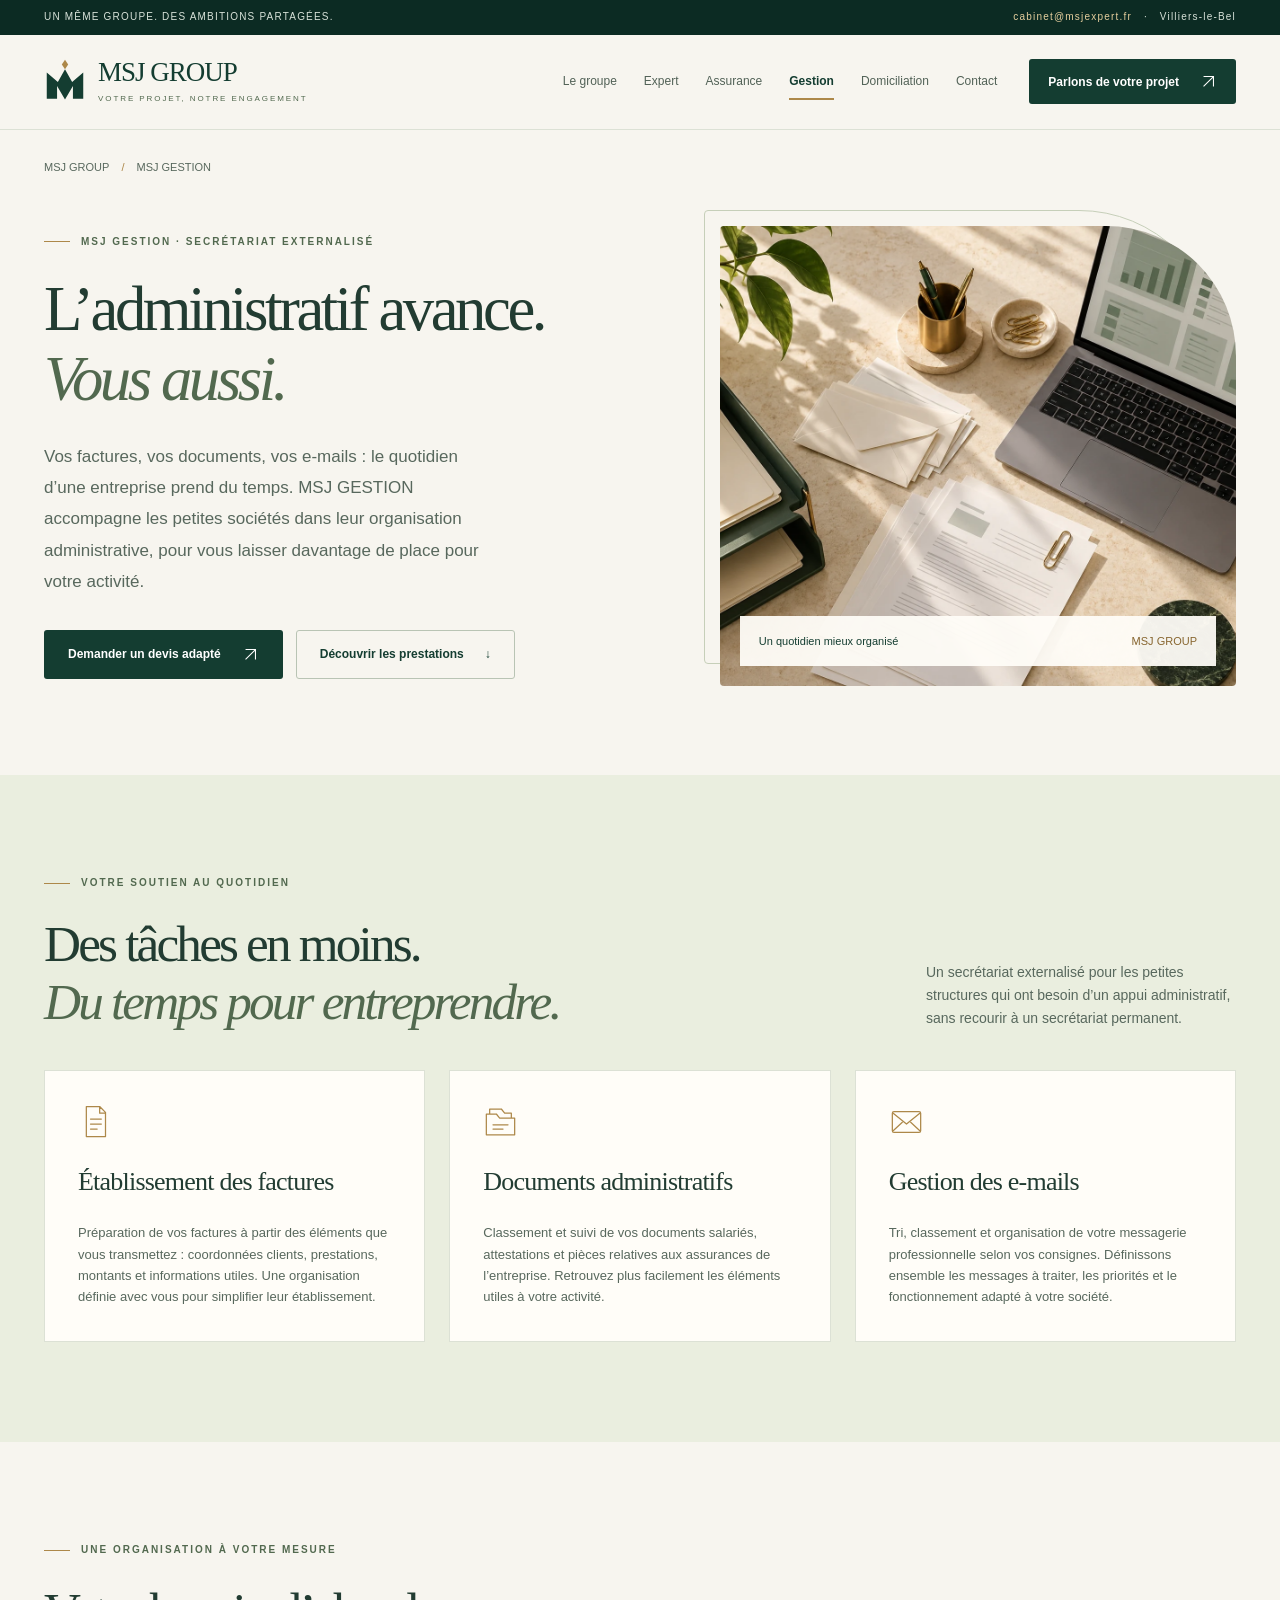
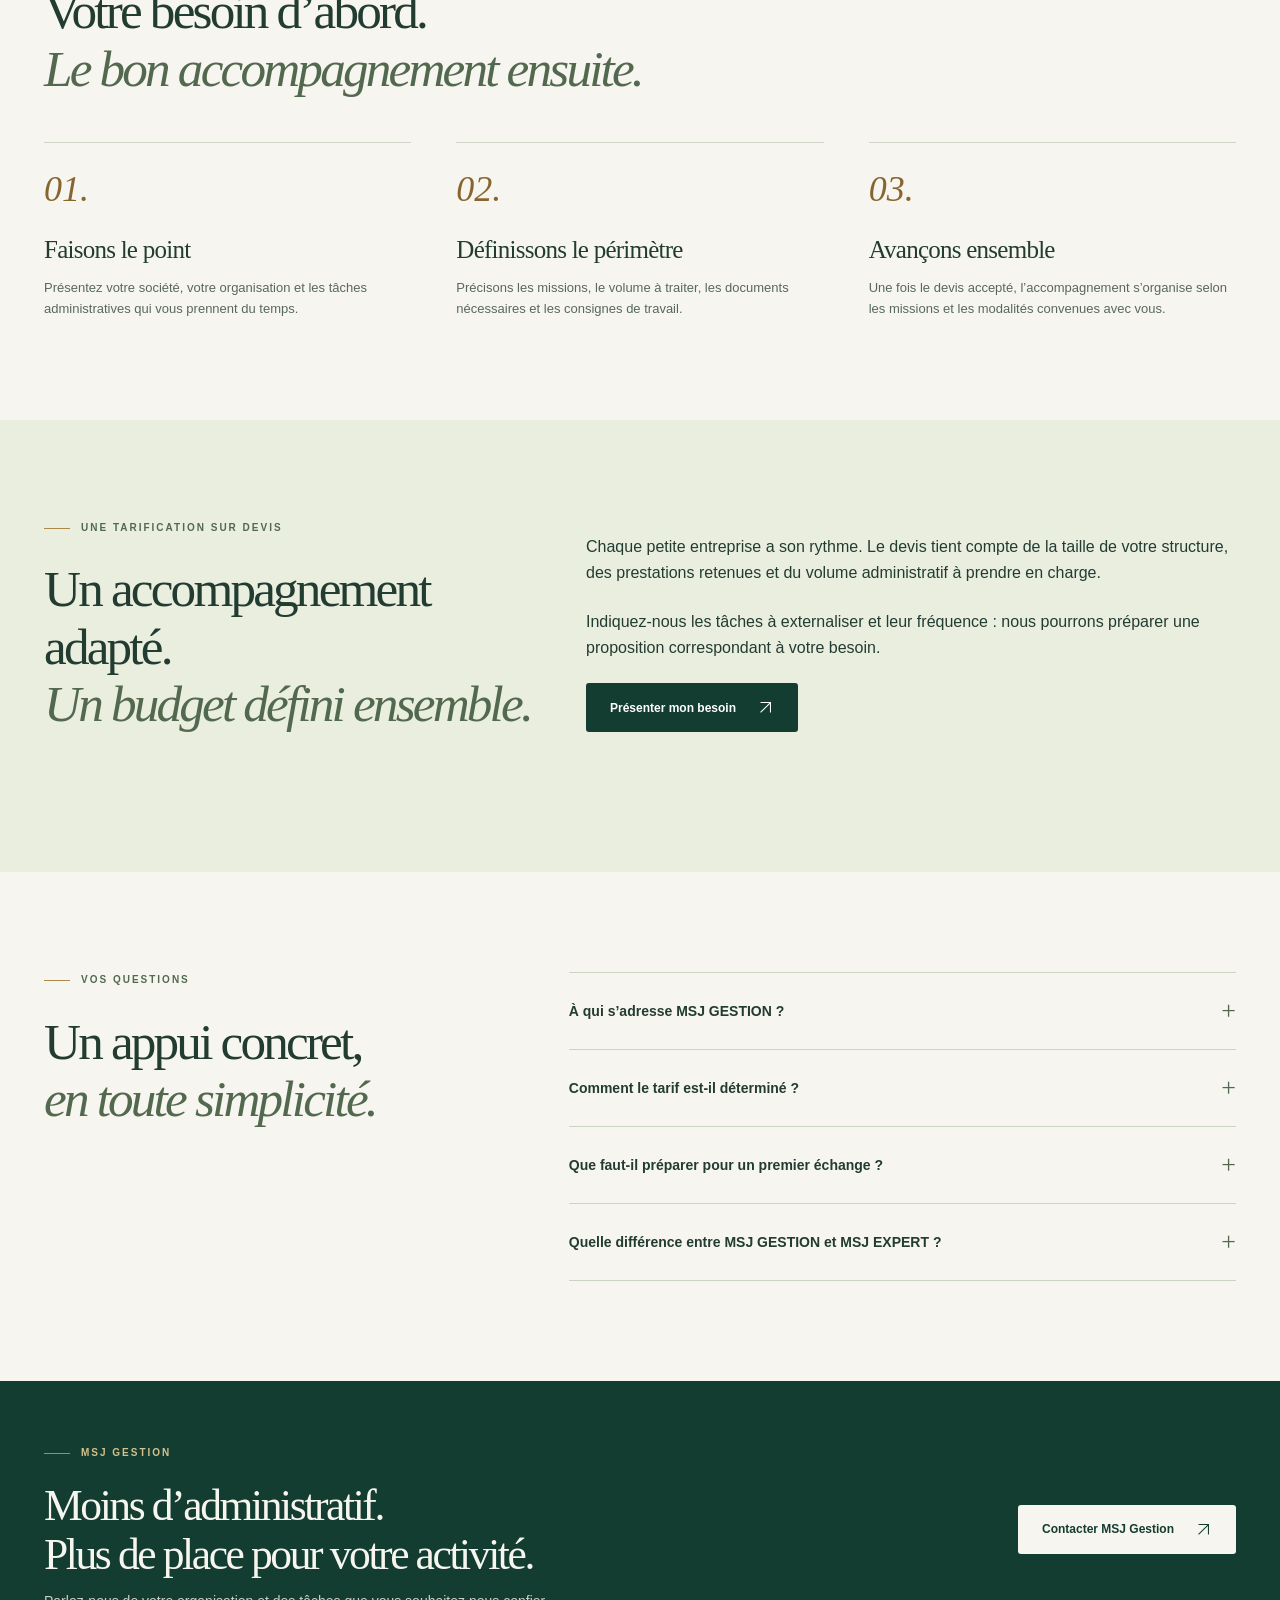
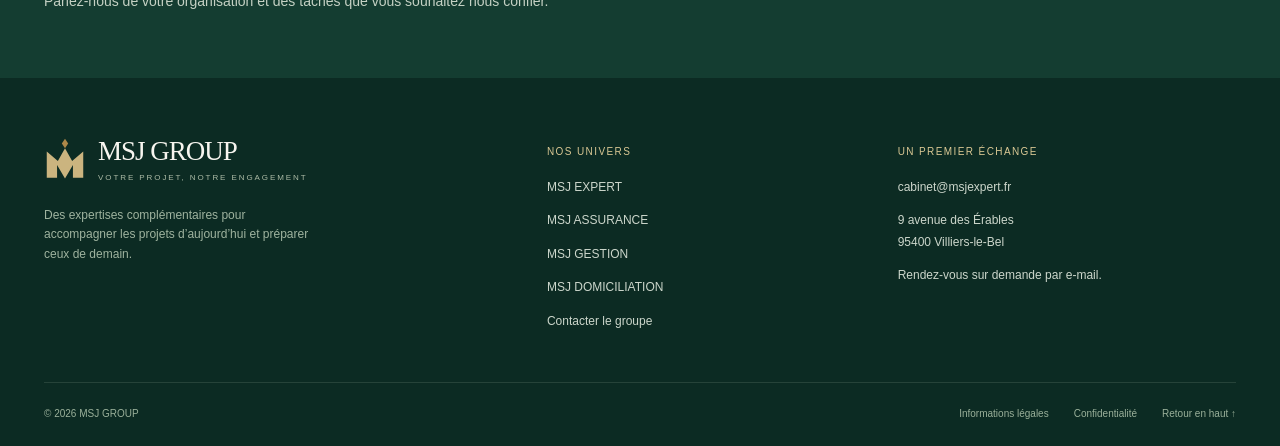
<file: gestion.html>
<!doctype html>
<html lang="fr" id="top">
  <head>
    <meta charset="utf-8" />
    <meta name="viewport" content="width=device-width, initial-scale=1" />
    <meta name="theme-color" content="#143d31" />
    <meta
      name="description"
      content="MSJ GESTION accompagne les petites entreprises : factures, documents salariés, attestations, assurances et gestion des e-mails. Secrétariat externalisé sur devis."
    />
    <title>MSJ GESTION — Votre secrétariat externalisé | MSJ GROUP</title>
    <meta
      property="og:title"
      content="MSJ GESTION — Votre secrétariat externalisé | MSJ GROUP"
    />
    <meta
      property="og:description"
      content="MSJ GESTION accompagne les petites entreprises : factures, documents salariés, attestations, assurances et gestion des e-mails. Secrétariat externalisé sur devis."
    />
    <link
      rel="canonical"
      href="https://arshman23.github.io/MSJ-SITE-WEB/gestion.html"
    />
    <meta
      property="og:url"
      content="https://arshman23.github.io/MSJ-SITE-WEB/gestion.html"
    />
    <meta property="og:type" content="website" />
    <meta property="og:locale" content="fr_FR" />
    <meta
      property="og:image"
      content="https://arshman23.github.io/MSJ-SITE-WEB/assets/hero-group.webp"
    />
    <link rel="icon" href="assets/favicon.svg" type="image/svg+xml" />
    <link rel="stylesheet" href="assets/site.css?v=20261021-2" />
    <script src="assets/site.js?v=20261021" defer=""></script>
  </head>
  <body data-page="gestion">
    <a class="skip-link" href="#main-content">Aller au contenu</a>
    <div class="topbar">
      <div class="container">
        <span>UN MÊME GROUPE. DES AMBITIONS PARTAGÉES.</span
        ><span
          ><a href="mailto:cabinet@msjexpert.fr">cabinet@msjexpert.fr</a> &nbsp;
          · &nbsp; Villiers-le-Bel</span
        >
      </div>
    </div>
    <header class="site-header">
      <div class="container header-inner">
        <a class="brand" href="index.html" aria-label="MSJ GROUP — Accueil"
          ><svg
            class="brand-symbol"
            viewBox="0 0 52 58"
            fill="none"
            aria-hidden="true"
          >
            <path
              d="M3 50V17l14 12 9-16 9 16 14-12v33H36V34L26 51 16 34v16Z"
              fill="currentColor"
            ></path>
            <path d="m26 1 4 6-4 6-4-6Z" fill="#ad8849"></path></svg
          ><span
            ><span class="brand-name">MSJ <b>GROUP</b></span
            ><span class="brand-caption"
              >VOTRE PROJET, NOTRE ENGAGEMENT</span
            ></span
          ></a
        >
        <nav class="nav" id="primary-nav" aria-label="Navigation principale">
          <a href="index.html">Le groupe</a><a href="expert.html">Expert</a
          ><a href="assurance.html">Assurance</a
          ><a href="gestion.html" aria-current="page">Gestion</a
          ><a href="domiciliation.html">Domiciliation</a
          ><a href="contact.html">Contact</a>
        </nav>
        <a class="btn btn-primary header-cta" href="contact.html"
          >Parlons de votre projet
          <svg
            class="link-arrow"
            viewBox="0 0 24 24"
            width="18"
            height="18"
            fill="none"
            stroke="currentColor"
            stroke-width="1.5"
            aria-hidden="true"
          >
            <path d="M5 19 19 5M5 5h14v14"></path></svg
        ></a>
        <button
          class="menu-toggle"
          type="button"
          aria-expanded="false"
          aria-controls="primary-nav"
        >
          <span class="menu-label">Menu</span
          ><span class="menu-icon" aria-hidden="true"></span>
        </button>
      </div>
    </header>
    <main id="main-content">
      <div class="container">
        <p class="breadcrumb">
          <a href="index.html">MSJ GROUP</a><span aria-hidden="true">/</span
          ><span>MSJ GESTION</span>
        </p>
      </div>
      <section class="service-hero">
        <div class="container hero-grid">
          <div class="hero-copy">
            <span class="eyebrow">MSJ GESTION · Secrétariat externalisé</span>
            <h1>L’administratif avance.<br /><em>Vous aussi.</em></h1>
            <p class="lead">
              Vos factures, vos documents, vos e-mails : le quotidien d’une
              entreprise prend du temps. MSJ GESTION accompagne les petites
              sociétés dans leur organisation administrative, pour vous laisser
              davantage de place pour votre activité.
            </p>
            <div class="actions">
              <a class="btn btn-primary" href="contact.html?service=gestion"
                >Demander un devis adapté
                <svg
                  class="link-arrow"
                  viewBox="0 0 24 24"
                  width="18"
                  height="18"
                  fill="none"
                  stroke="currentColor"
                  stroke-width="1.5"
                  aria-hidden="true"
                >
                  <path d="M5 19 19 5M5 5h14v14"></path>
                </svg>
              </a>
              <a class="btn btn-secondary" href="#prestations"
                >Découvrir les prestations <span aria-hidden="true">↓</span></a
              >
            </div>
          </div>
          <figure class="hero-visual">
            <img
              class="hero-photo"
              src="assets/gestion-administrative.webp"
              alt="Vue en plongée d’un bureau organisé avec ordinateur, dossiers et enveloppes, illustration de la gestion administrative"
              width="1536"
              height="1024"
              fetchpriority="high"
            />
            <figcaption class="image-caption">
              <span>Un quotidien mieux organisé</span><span>MSJ GROUP</span>
            </figcaption>
          </figure>
        </div>
      </section>
      <section class="section soft-section" id="prestations">
        <div class="container">
          <div class="section-intro">
            <div>
              <span class="eyebrow">Votre soutien au quotidien</span>
              <h2>
                Des tâches en moins.<br /><em>Du temps pour entreprendre.</em>
              </h2>
            </div>
            <p>
              Un secrétariat externalisé pour les petites structures qui ont
              besoin d’un appui administratif, sans recourir à un secrétariat
              permanent.
            </p>
          </div>
          <div class="services-grid">
            <article class="topic-card">
              <svg
                class="topic-icon"
                viewBox="0 0 42 42"
                fill="none"
                stroke="currentColor"
                stroke-width="1.5"
                stroke-linecap="round"
                stroke-linejoin="round"
                aria-hidden="true"
              >
                <path
                  d="M10 3h16l7 7v29H10Z M26 3v8h7 M15 18h13 M15 24h13 M15 30h8"
                ></path>
              </svg>
              <h3>Établissement des factures</h3>
              <p>
                Préparation de vos factures à partir des éléments que vous
                transmettez : coordonnées clients, prestations, montants et
                informations utiles. Une organisation définie avec vous pour
                simplifier leur établissement.
              </p>
            </article>
            <article class="topic-card">
              <svg
                class="topic-icon"
                viewBox="0 0 42 42"
                fill="none"
                stroke="currentColor"
                stroke-width="1.5"
                stroke-linecap="round"
                stroke-linejoin="round"
                aria-hidden="true"
              >
                <path
                  d="M4 12h12l4 5h18v20H4Z M8 12V6h14l4 5h8v6 M12 25h18 M12 30h12"
                ></path>
              </svg>
              <h3>Documents administratifs</h3>
              <p>
                Classement et suivi de vos documents salariés, attestations et
                pièces relatives aux assurances de l’entreprise. Retrouvez plus
                facilement les éléments utiles à votre activité.
              </p>
            </article>
            <article class="topic-card">
              <svg
                class="topic-icon"
                viewBox="0 0 42 42"
                fill="none"
                stroke="currentColor"
                stroke-width="1.5"
                stroke-linecap="round"
                stroke-linejoin="round"
                aria-hidden="true"
              >
                <rect x="4" y="9" width="34" height="25" rx="2"></rect>
                <path d="m5 11 16 13 16-13 M5 32l11-10 M37 32 26 22"></path>
              </svg>
              <h3>Gestion des e-mails</h3>
              <p>
                Tri, classement et organisation de votre messagerie
                professionnelle selon vos consignes. Définissons ensemble les
                messages à traiter, les priorités et le fonctionnement adapté à
                votre société.
              </p>
            </article>
          </div>
        </div>
      </section>
      <section class="section" id="fonctionnement">
        <div class="container">
          <span class="eyebrow">Une organisation à votre mesure</span>
          <h2>
            Votre besoin d’abord.<br /><em>Le bon accompagnement ensuite.</em>
          </h2>
          <div class="steps">
            <article class="step">
              <span class="number">01.</span>
              <h3>Faisons le point</h3>
              <p>
                Présentez votre société, votre organisation et les tâches
                administratives qui vous prennent du temps.
              </p>
            </article>
            <article class="step">
              <span class="number">02.</span>
              <h3>Définissons le périmètre</h3>
              <p>
                Précisons les missions, le volume à traiter, les documents
                nécessaires et les consignes de travail.
              </p>
            </article>
            <article class="step">
              <span class="number">03.</span>
              <h3>Avançons ensemble</h3>
              <p>
                Une fois le devis accepté, l’accompagnement s’organise selon les
                missions et les modalités convenues avec vous.
              </p>
            </article>
          </div>
        </div>
      </section>
      <section class="section soft-section" id="tarification">
        <div class="container section-intro">
          <div>
            <span class="eyebrow">Une tarification sur devis</span>
            <h2>
              Un accompagnement adapté.<br /><em>Un budget défini ensemble.</em>
            </h2>
          </div>
          <div>
            <p>
              Chaque petite entreprise a son rythme. Le devis tient compte de la
              taille de votre structure, des prestations retenues et du volume
              administratif à prendre en charge.
            </p>
            <p>
              Indiquez-nous les tâches à externaliser et leur fréquence : nous
              pourrons préparer une proposition correspondant à votre besoin.
            </p>
            <a class="btn btn-primary" href="contact.html?service=gestion"
              >Présenter mon besoin
              <svg
                class="link-arrow"
                viewBox="0 0 24 24"
                width="18"
                height="18"
                fill="none"
                stroke="currentColor"
                stroke-width="1.5"
                aria-hidden="true"
              >
                <path d="M5 19 19 5M5 5h14v14"></path></svg
            ></a>
          </div>
        </div>
      </section>
      <section class="section">
        <div class="container faq-layout">
          <div>
            <span class="eyebrow">Vos questions</span>
            <h2>Un appui concret,<br /><em>en toute simplicité.</em></h2>
          </div>
          <div class="faq-list">
            <details>
              <summary>À qui s’adresse MSJ GESTION ?</summary>
              <p>
                Aux petites sociétés qui souhaitent alléger leur charge
                administrative et disposer d’un appui pour leurs factures, leurs
                documents et leurs e-mails, sans avoir besoin d’un secrétariat
                permanent.
              </p>
            </details>
            <details>
              <summary>Comment le tarif est-il déterminé ?</summary>
              <p>
                La prestation est proposée sur devis. Nous prenons en compte la
                taille de votre entreprise, les missions demandées, leur
                fréquence et le volume à traiter. Le périmètre et le prix sont
                définis avant le démarrage.
              </p>
            </details>
            <details>
              <summary>Que faut-il préparer pour un premier échange ?</summary>
              <p>
                Décrivez votre activité, le nombre de personnes dans votre
                société, les tâches concernées et leur volume approximatif. Pour
                ce premier contact, n’envoyez ni documents salariés, ni
                identifiants de messagerie, ni données sensibles.
              </p>
            </details>
            <details>
              <summary>
                Quelle différence entre MSJ GESTION et MSJ EXPERT ?
              </summary>
              <p>
                MSJ GESTION se concentre sur le secrétariat externalisé et
                l’administration du quotidien. MSJ EXPERT présente les
                prestations de création et d’accompagnement de l’entreprise. Les
                deux activités sont réunies sous l’identité MSJ GROUP.
              </p>
            </details>
          </div>
        </div>
      </section>
      <section class="cta-section">
        <div class="container">
          <div>
            <span class="eyebrow">MSJ GESTION</span>
            <h2>
              Moins d’administratif.<br />Plus de place pour votre activité.
            </h2>
            <p>
              Parlez-nous de votre organisation et des tâches que vous souhaitez
              nous confier.
            </p>
          </div>
          <div class="actions">
            <a class="btn btn-light" href="contact.html?service=gestion"
              >Contacter MSJ Gestion
              <svg
                class="link-arrow"
                viewBox="0 0 24 24"
                width="18"
                height="18"
                fill="none"
                stroke="currentColor"
                stroke-width="1.5"
                aria-hidden="true"
              >
                <path d="M5 19 19 5M5 5h14v14"></path></svg
            ></a>
          </div>
        </div>
      </section>
    </main>
    <footer class="site-footer">
      <div class="container footer-grid">
        <div>
          <a class="brand" href="index.html" aria-label="MSJ GROUP — Accueil"
            ><svg
              class="brand-symbol"
              viewBox="0 0 52 58"
              fill="none"
              aria-hidden="true"
            >
              <path
                d="M3 50V17l14 12 9-16 9 16 14-12v33H36V34L26 51 16 34v16Z"
                fill="currentColor"
              ></path>
              <path d="m26 1 4 6-4 6-4-6Z" fill="#ad8849"></path></svg
            ><span
              ><span class="brand-name">MSJ <b>GROUP</b></span
              ><span class="brand-caption"
                >VOTRE PROJET, NOTRE ENGAGEMENT</span
              ></span
            ></a
          >
          <p class="footer-description">
            Des expertises complémentaires pour accompagner les projets
            d’aujourd’hui et préparer ceux de demain.
          </p>
        </div>
        <div>
          <h2 class="footer-heading">Nos univers</h2>
          <div class="footer-links">
            <a href="expert.html">MSJ EXPERT</a
            ><a href="assurance.html">MSJ ASSURANCE</a
            ><a href="gestion.html">MSJ GESTION</a
            ><a href="domiciliation.html">MSJ DOMICILIATION</a
            ><a href="contact.html">Contacter le groupe</a>
          </div>
        </div>
        <div>
          <h2 class="footer-heading">Un premier échange</h2>
          <div class="footer-links">
            <a href="mailto:cabinet@msjexpert.fr">cabinet@msjexpert.fr</a>
            <address>9 avenue des Érables<br />95400 Villiers-le-Bel</address>
            <span>Rendez-vous sur demande par e-mail.</span>
          </div>
        </div>
      </div>
      <div class="container footer-bottom">
        <span>© <span data-year="">2026</span> MSJ GROUP</span>
        <div>
          <a href="informations.html">Informations légales</a
          ><a href="informations.html#confidentialite">Confidentialité</a
          ><a href="#top">Retour en haut ↑</a>
        </div>
      </div>
    </footer>
  </body>
</html>
</file>
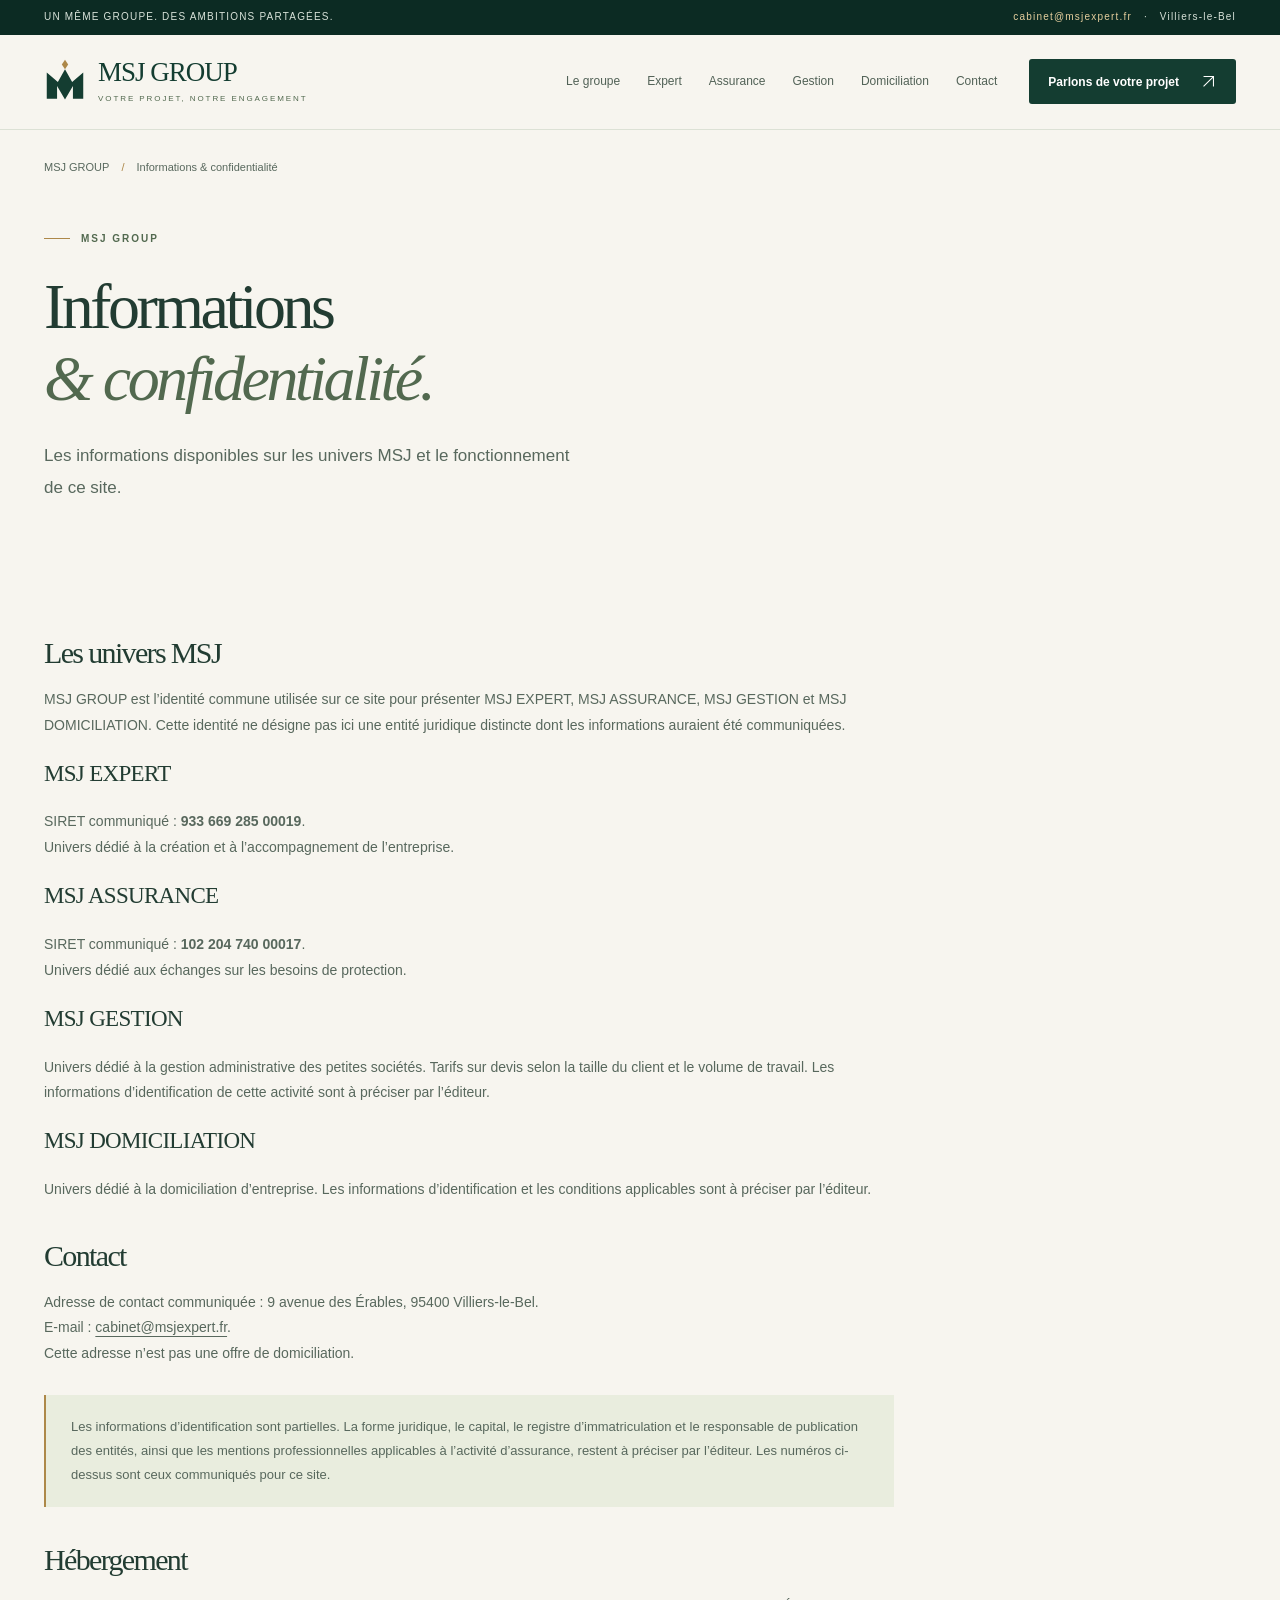
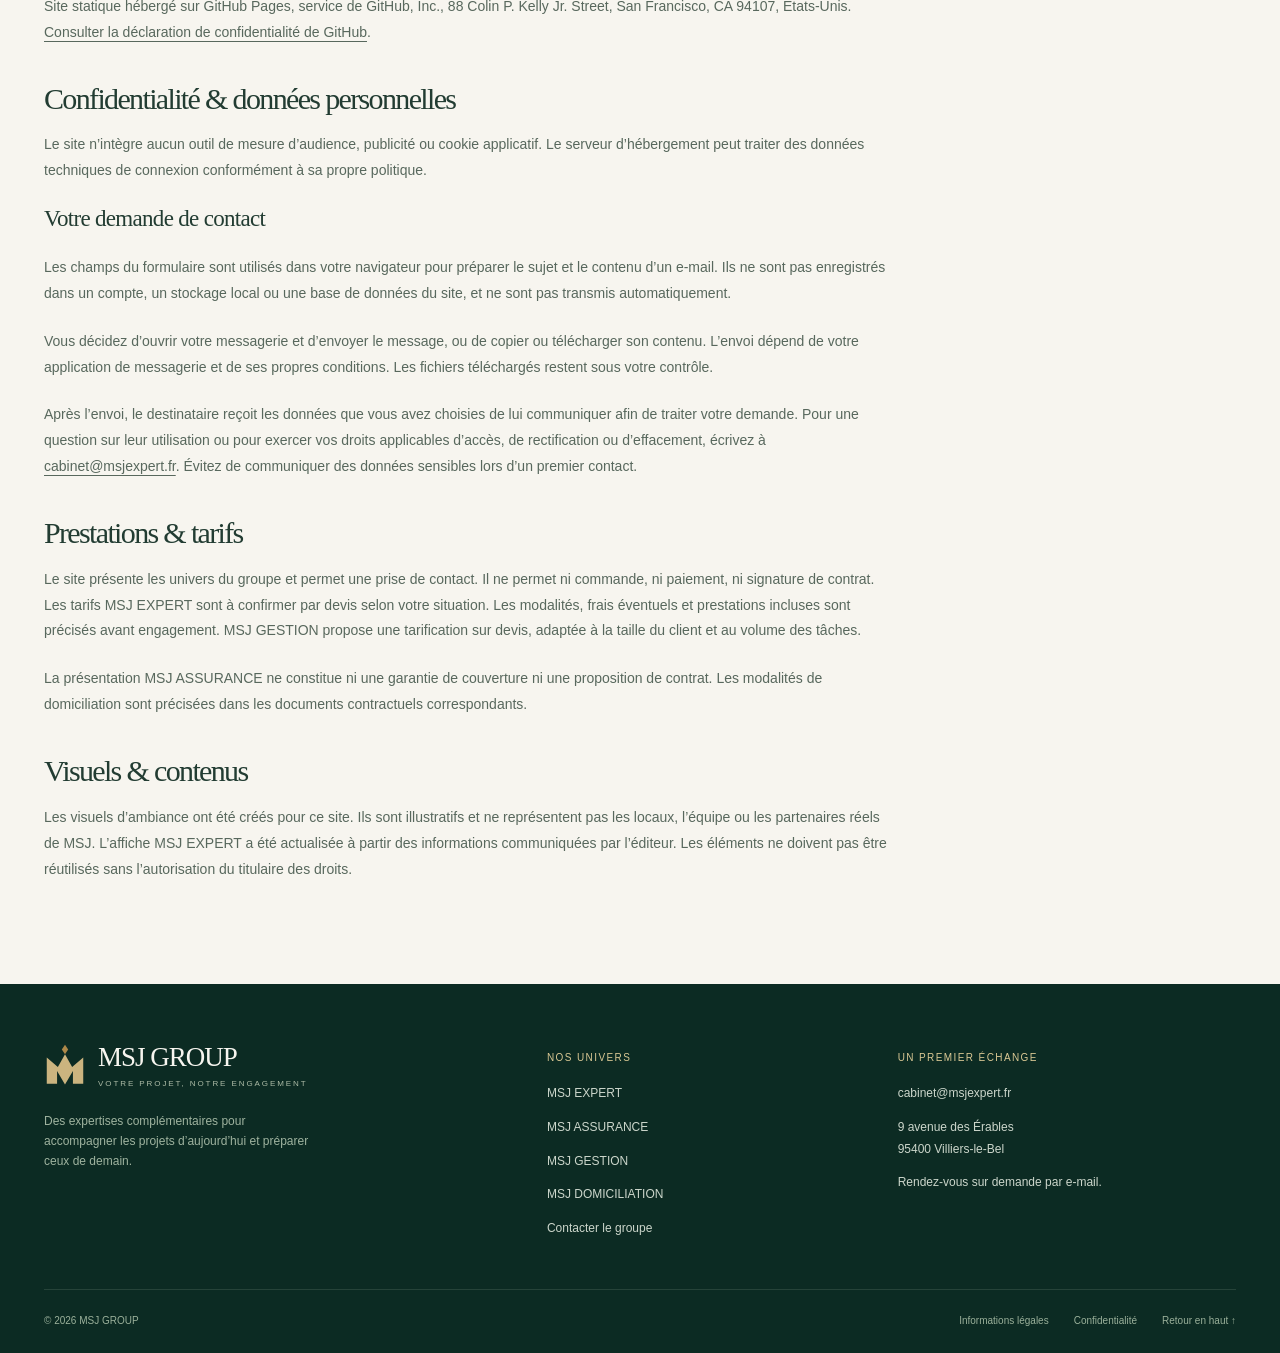
<file: informations.html>
<!doctype html>
<html lang="fr" id="top">
  <head>
    <meta charset="utf-8" />
    <meta name="viewport" content="width=device-width, initial-scale=1" />
    <meta name="theme-color" content="#143d31" />
    <meta
      name="description"
      content="Informations sur les univers MSJ GROUP, les SIRET communiqués, le fonctionnement du contact et la confidentialité des données."
    />
    <title>Informations &amp; confidentialité | MSJ GROUP</title>
    <meta
      property="og:title"
      content="Informations &amp; confidentialité | MSJ GROUP"
    />
    <meta
      property="og:description"
      content="Informations sur les univers MSJ GROUP, les SIRET communiqués, le fonctionnement du contact et la confidentialité des données."
    />
    <link
      rel="canonical"
      href="https://arshman23.github.io/MSJ-SITE-WEB/informations.html"
    />
    <meta
      property="og:url"
      content="https://arshman23.github.io/MSJ-SITE-WEB/informations.html"
    />
    <meta property="og:type" content="website" />
    <meta property="og:locale" content="fr_FR" />
    <meta
      property="og:image"
      content="https://arshman23.github.io/MSJ-SITE-WEB/assets/hero-group.webp"
    />
    <link rel="icon" href="assets/favicon.svg" type="image/svg+xml" />
    <link rel="stylesheet" href="assets/site.css?v=20261021-2" />
    <script src="assets/site.js?v=20261021" defer=""></script>
  </head>
  <body data-page="informations">
    <a class="skip-link" href="#main-content">Aller au contenu</a>
    <div class="topbar">
      <div class="container">
        <span>UN MÊME GROUPE. DES AMBITIONS PARTAGÉES.</span
        ><span
          ><a href="mailto:cabinet@msjexpert.fr">cabinet@msjexpert.fr</a> &nbsp;
          · &nbsp; Villiers-le-Bel</span
        >
      </div>
    </div>
    <header class="site-header">
      <div class="container header-inner">
        <a class="brand" href="index.html" aria-label="MSJ GROUP — Accueil"
          ><svg
            class="brand-symbol"
            viewBox="0 0 52 58"
            fill="none"
            aria-hidden="true"
          >
            <path
              d="M3 50V17l14 12 9-16 9 16 14-12v33H36V34L26 51 16 34v16Z"
              fill="currentColor"
            ></path>
            <path d="m26 1 4 6-4 6-4-6Z" fill="#ad8849"></path></svg
          ><span
            ><span class="brand-name">MSJ <b>GROUP</b></span
            ><span class="brand-caption"
              >VOTRE PROJET, NOTRE ENGAGEMENT</span
            ></span
          ></a
        >
        <nav class="nav" id="primary-nav" aria-label="Navigation principale">
          <a href="index.html">Le groupe</a><a href="expert.html">Expert</a
          ><a href="assurance.html">Assurance</a
          ><a href="gestion.html">Gestion</a
          ><a href="domiciliation.html">Domiciliation</a
          ><a href="contact.html">Contact</a>
        </nav>
        <a class="btn btn-primary header-cta" href="contact.html"
          >Parlons de votre projet
          <svg
            class="link-arrow"
            viewBox="0 0 24 24"
            width="18"
            height="18"
            fill="none"
            stroke="currentColor"
            stroke-width="1.5"
            aria-hidden="true"
          >
            <path d="M5 19 19 5M5 5h14v14"></path></svg
        ></a>
        <button
          class="menu-toggle"
          type="button"
          aria-expanded="false"
          aria-controls="primary-nav"
        >
          <span class="menu-label">Menu</span
          ><span class="menu-icon" aria-hidden="true"></span>
        </button>
      </div>
    </header>
    <main id="main-content">
      <div class="container">
        <p class="breadcrumb">
          <a href="index.html">MSJ GROUP</a><span aria-hidden="true">/</span
          ><span>Informations &amp; confidentialité</span>
        </p>
      </div>
      <div class="container">
        <div class="page-intro">
          <span class="eyebrow">MSJ GROUP</span>
          <h1>Informations<br /><em>&amp; confidentialité.</em></h1>
          <p class="lead">
            Les informations disponibles sur les univers MSJ et le
            fonctionnement de ce site.
          </p>
        </div>
        <div class="prose">
          <h2>Les univers MSJ</h2>
          <p>
            MSJ GROUP est l’identité commune utilisée sur ce site pour présenter
            MSJ EXPERT, MSJ ASSURANCE, MSJ GESTION et MSJ DOMICILIATION. Cette
            identité ne désigne pas ici une entité juridique distincte dont les
            informations auraient été communiquées.
          </p>
          <h3>MSJ EXPERT</h3>
          <p>
            SIRET communiqué : <strong>933 669 285 00019</strong>.<br />Univers
            dédié à la création et à l’accompagnement de l’entreprise.
          </p>
          <h3>MSJ ASSURANCE</h3>
          <p>
            SIRET communiqué : <strong>102 204 740 00017</strong>.<br />Univers
            dédié aux échanges sur les besoins de protection.
          </p>
          <h3>MSJ GESTION</h3>
          <p>
            Univers dédié à la gestion administrative des petites sociétés.
            Tarifs sur devis selon la taille du client et le volume de travail.
            Les informations d’identification de cette activité sont à préciser
            par l’éditeur.
          </p>
          <h3>MSJ DOMICILIATION</h3>
          <p>
            Univers dédié à la domiciliation d’entreprise. Les informations
            d’identification et les conditions applicables sont à préciser par
            l’éditeur.
          </p>
          <h2>Contact</h2>
          <p>
            Adresse de contact communiquée : 9 avenue des Érables, 95400
            Villiers-le-Bel.<br />E-mail :
            <a href="mailto:cabinet@msjexpert.fr">cabinet@msjexpert.fr</a
            >.<br />Cette adresse n’est pas une offre de domiciliation.
          </p>
          <p class="notice">
            Les informations d’identification sont partielles. La forme
            juridique, le capital, le registre d’immatriculation et le
            responsable de publication des entités, ainsi que les mentions
            professionnelles applicables à l’activité d’assurance, restent à
            préciser par l’éditeur. Les numéros ci-dessus sont ceux communiqués
            pour ce site.
          </p>
          <h2>Hébergement</h2>
          <p>
            Site statique hébergé sur GitHub Pages, service de GitHub, Inc., 88
            Colin P. Kelly Jr. Street, San Francisco, CA 94107, États-Unis.
            <a
              href="https://docs.github.com/fr/site-policy/privacy-policies/github-general-privacy-statement"
              target="_blank"
              rel="noopener noreferrer"
              >Consulter la déclaration de confidentialité de GitHub</a
            >.
          </p>
          <h2 id="confidentialite">
            Confidentialité &amp; données personnelles
          </h2>
          <p>
            Le site n’intègre aucun outil de mesure d’audience, publicité ou
            cookie applicatif. Le serveur d’hébergement peut traiter des données
            techniques de connexion conformément à sa propre politique.
          </p>
          <h3>Votre demande de contact</h3>
          <p>
            Les champs du formulaire sont utilisés dans votre navigateur pour
            préparer le sujet et le contenu d’un e-mail. Ils ne sont pas
            enregistrés dans un compte, un stockage local ou une base de données
            du site, et ne sont pas transmis automatiquement.
          </p>
          <p>
            Vous décidez d’ouvrir votre messagerie et d’envoyer le message, ou
            de copier ou télécharger son contenu. L’envoi dépend de votre
            application de messagerie et de ses propres conditions. Les fichiers
            téléchargés restent sous votre contrôle.
          </p>
          <p>
            Après l’envoi, le destinataire reçoit les données que vous avez
            choisies de lui communiquer afin de traiter votre demande. Pour une
            question sur leur utilisation ou pour exercer vos droits applicables
            d’accès, de rectification ou d’effacement, écrivez à
            <a href="mailto:cabinet@msjexpert.fr">cabinet@msjexpert.fr</a>.
            Évitez de communiquer des données sensibles lors d’un premier
            contact.
          </p>
          <h2>Prestations &amp; tarifs</h2>
          <p>
            Le site présente les univers du groupe et permet une prise de
            contact. Il ne permet ni commande, ni paiement, ni signature de
            contrat. Les tarifs MSJ EXPERT sont à confirmer par devis selon
            votre situation. Les modalités, frais éventuels et prestations
            incluses sont précisés avant engagement. MSJ GESTION propose une
            tarification sur devis, adaptée à la taille du client et au volume
            des tâches.
          </p>
          <p>
            La présentation MSJ ASSURANCE ne constitue ni une garantie de
            couverture ni une proposition de contrat. Les modalités de
            domiciliation sont précisées dans les documents contractuels
            correspondants.
          </p>
          <h2>Visuels &amp; contenus</h2>
          <p>
            Les visuels d’ambiance ont été créés pour ce site. Ils sont
            illustratifs et ne représentent pas les locaux, l’équipe ou les
            partenaires réels de MSJ. L’affiche MSJ EXPERT a été actualisée à
            partir des informations communiquées par l’éditeur. Les éléments ne
            doivent pas être réutilisés sans l’autorisation du titulaire des
            droits.
          </p>
        </div>
      </div>
    </main>
    <footer class="site-footer">
      <div class="container footer-grid">
        <div>
          <a class="brand" href="index.html" aria-label="MSJ GROUP — Accueil"
            ><svg
              class="brand-symbol"
              viewBox="0 0 52 58"
              fill="none"
              aria-hidden="true"
            >
              <path
                d="M3 50V17l14 12 9-16 9 16 14-12v33H36V34L26 51 16 34v16Z"
                fill="currentColor"
              ></path>
              <path d="m26 1 4 6-4 6-4-6Z" fill="#ad8849"></path></svg
            ><span
              ><span class="brand-name">MSJ <b>GROUP</b></span
              ><span class="brand-caption"
                >VOTRE PROJET, NOTRE ENGAGEMENT</span
              ></span
            ></a
          >
          <p class="footer-description">
            Des expertises complémentaires pour accompagner les projets
            d’aujourd’hui et préparer ceux de demain.
          </p>
        </div>
        <div>
          <h2 class="footer-heading">Nos univers</h2>
          <div class="footer-links">
            <a href="expert.html">MSJ EXPERT</a
            ><a href="assurance.html">MSJ ASSURANCE</a
            ><a href="gestion.html">MSJ GESTION</a
            ><a href="domiciliation.html">MSJ DOMICILIATION</a
            ><a href="contact.html">Contacter le groupe</a>
          </div>
        </div>
        <div>
          <h2 class="footer-heading">Un premier échange</h2>
          <div class="footer-links">
            <a href="mailto:cabinet@msjexpert.fr">cabinet@msjexpert.fr</a>
            <address>9 avenue des Érables<br />95400 Villiers-le-Bel</address>
            <span>Rendez-vous sur demande par e-mail.</span>
          </div>
        </div>
      </div>
      <div class="container footer-bottom">
        <span>© <span data-year="">2026</span> MSJ GROUP</span>
        <div>
          <a href="informations.html">Informations légales</a
          ><a href="informations.html#confidentialite">Confidentialité</a
          ><a href="#top">Retour en haut ↑</a>
        </div>
      </div>
    </footer>
  </body>
</html>
</file>
<file: assets/site.css>
@charset "UTF-8";
:root {
  --forest: #143d31;
  --deep: #0c2b23;
  --sage: #52694f;
  --cream: #f7f5ef;
  --paper: #fffdf8;
  --gold: #ad8849;
  --gold-ink: #87652f;
  --ink: #223c32;
  --muted: #58685d;
  --line: #dce1d5;
  --serif: Georgia, "Times New Roman", serif;
  --sans: "Segoe UI", Arial, sans-serif;
}
*,
*::before,
*::after {
  box-sizing: border-box;
}
html {
  scroll-behavior: smooth;
  scroll-padding-top: 112px;
}
body {
  margin: 0;
  background: var(--cream);
  color: var(--ink);
  font: 16px/1.65 var(--sans);
  -webkit-font-smoothing: antialiased;
}
body.modal-open {
  overflow: hidden;
}
img {
  max-width: 100%;
  height: auto;
  display: block;
}
svg {
  display: block;
}
a {
  color: inherit;
  text-underline-offset: 4px;
}
button,
input,
select,
textarea {
  font: inherit;
}
button,
a,
input,
select,
textarea {
  -webkit-tap-highlight-color: transparent;
}
button {
  cursor: pointer;
}
a,
button {
  touch-action: manipulation;
}
a:focus-visible,
button:focus-visible,
summary:focus-visible {
  outline: 3px solid var(--gold);
  outline-offset: 5px;
}
input:focus,
select:focus,
textarea:focus {
  outline: 2px solid var(--forest);
  outline-offset: 3px;
}
[hidden] {
  display: none !important;
}
h1,
h2,
h3,
p {
  margin-top: 0;
}
h1,
h2,
h3 {
  font-family: var(--serif);
  font-weight: 400;
  line-height: 1.12;
}
h1,
h2 {
  letter-spacing: -0.055em;
}
h1 {
  font-size: clamp(46px, 5.5vw, 82px);
  margin-bottom: 26px;
}
h2 {
  font-size: clamp(35px, 4vw, 54px);
  margin-bottom: 23px;
}
h3 {
  font-size: 29px;
  letter-spacing: -0.03em;
}
h1 em,
h2 em {
  color: var(--sage);
  font-weight: 400;
}
p {
  margin-bottom: 22px;
}
::selection {
  background: #dce4c9;
  color: var(--deep);
}
.container {
  width: min(1220px, calc(100% - 88px));
  margin-inline: auto;
}
.section {
  padding-block: 100px;
}
.eyebrow {
  display: flex;
  align-items: center;
  gap: 11px;
  font-size: 10px;
  font-weight: 700;
  letter-spacing: 0.2em;
  text-transform: uppercase;
  color: var(--sage);
  margin-bottom: 24px;
}
.eyebrow:before {
  content: "";
  width: 26px;
  height: 1px;
  background: var(--gold);
  flex: none;
}
.lead {
  font-size: 17px;
  line-height: 1.85;
  color: var(--muted);
  max-width: 535px;
}
.muted {
  color: var(--muted);
}
.small {
  font-size: 13px;
}
.skip-link {
  position: fixed;
  top: -100px;
  left: 15px;
  padding: 12px;
  background: white;
  z-index: 100;
}
.skip-link:focus {
  top: 12px;
}
.topbar {
  background: var(--deep);
  color: #d8e2d9;
  font-size: 10px;
  letter-spacing: 0.12em;
}
.topbar .container {
  display: flex;
  justify-content: space-between;
  gap: 12px;
  padding-block: 9px;
}
.topbar a {
  color: #e6cf9e;
  text-decoration: none;
}
.site-header {
  position: sticky;
  top: 0;
  z-index: 30;
  background: rgba(247, 245, 239, 0.97);
  border-bottom: 1px solid var(--line);
  backdrop-filter: blur(16px);
}
.header-inner {
  min-height: 94px;
  display: flex;
  gap: 32px;
  align-items: center;
}
.brand {
  display: flex;
  align-items: center;
  gap: 12px;
  text-decoration: none;
  flex-shrink: 0;
}
.brand-symbol {
  width: 42px;
  height: 46px;
  color: var(--forest);
}
.brand-name {
  display: block;
  font: 27px/1 var(--serif);
  letter-spacing: -1px;
  color: var(--forest);
}
.brand-name b {
  font-weight: 400;
}
.brand-caption {
  display: block;
  font: 8px/1.5 var(--sans);
  letter-spacing: 0.24em;
  margin-top: 7px;
  color: var(--sage);
}
.nav {
  display: flex;
  align-items: center;
  gap: 27px;
  margin-left: auto;
}
.nav a {
  position: relative;
  font-size: 12px;
  white-space: nowrap;
  text-decoration: none;
  color: #526257;
  padding-block: 14px;
}
.nav a[aria-current="page"] {
  color: var(--forest);
  font-weight: 700;
}
.nav a[aria-current="page"]:after {
  content: "";
  position: absolute;
  bottom: 5px;
  left: 0;
  right: 0;
  height: 2px;
  background: var(--gold);
}
.nav a:hover {
  color: var(--forest);
}
.menu-toggle {
  display: none;
}
.btn {
  display: inline-flex;
  align-items: center;
  justify-content: center;
  gap: 21px;
  min-height: 49px;
  padding: 13px 23px;
  text-decoration: none;
  border: 1px solid transparent;
  border-radius: 3px;
  font-size: 12px;
  line-height: 1.5;
  font-weight: 650;
  transition:
    background 0.2s,
    transform 0.2s,
    color 0.2s;
}
.btn:hover {
  transform: translateY(-2px);
}
.btn-primary {
  background: var(--forest);
  color: #fff;
}
.btn-primary:hover {
  background: #245542;
}
.btn-secondary {
  background: transparent;
  border-color: #b9c4b4;
  color: var(--forest);
}
.btn-secondary:hover {
  background: #e9eddf;
}
.btn-light {
  background: var(--cream);
  color: var(--forest);
}
.btn-light:hover {
  background: white;
}
.btn-dark-outline {
  border-color: #6a8274;
  color: #fff;
}
.btn-dark-outline:hover {
  background: #244a3c;
}
.btn-arrow {
  font-size: 19px;
  line-height: 1;
}
.header-cta {
  white-space: nowrap;
  min-height: 45px;
  padding: 11px 18px;
}
.actions {
  display: flex;
  flex-wrap: wrap;
  align-items: center;
  gap: 13px;
}
.text-link {
  display: inline-flex;
  align-items: center;
  gap: 20px;
  font-size: 12px;
  font-weight: 700;
  text-decoration: none;
}
.text-link:hover {
  text-decoration: underline;
}
.text-link span {
  font-size: 20px;
  line-height: 1;
}
.home-hero {
  position: relative;
  overflow: hidden;
}
.hero-grid {
  display: grid;
  grid-template-columns: 1.1fr 1fr;
  align-items: center;
  gap: 50px;
  padding-block: 70px 72px;
}
.hero-copy {
  padding-block: 20px;
}
.hero-copy h1 {
  max-width: 630px;
}
.hero-copy .lead {
  max-width: 460px;
}
.hero-copy .actions {
  margin-top: 32px;
}
.hero-note {
  margin: 34px 0 0;
  display: flex;
  align-items: center;
  gap: 12px;
  font-size: 11px;
  color: var(--muted);
}
.hero-note:before {
  content: "";
  display: block;
  width: 7px;
  height: 7px;
  flex: none;
  background: var(--gold);
  border-radius: 50%;
}
.hero-visual {
  position: relative;
  margin: 0 0 22px;
  padding: 0 0 0 15px;
}
.hero-photo {
  height: 550px;
  width: 100%;
  object-fit: cover;
  border-radius: 180px 4px 4px 4px;
  background: #d5ddcb;
}
.hero-visual:before {
  content: "";
  position: absolute;
  inset: -16px 17px 22px -1px;
  border: 1px solid #c6cfb9;
  border-radius: 190px 4px 4px 4px;
  z-index: -1;
}
.visual-label {
  position: absolute;
  bottom: -25px;
  left: -26px;
  right: 38px;
  background: var(--paper);
  border: 1px solid var(--line);
  padding: 22px 26px;
  display: flex;
  align-items: center;
  gap: 20px;
  box-shadow: 0 12px 40px #152e2310;
}
.visual-label strong {
  font: 42px/1 var(--serif);
  color: var(--forest);
}
.visual-label span {
  font-size: 11px;
  line-height: 1.65;
  color: var(--muted);
}
.visual-label span b {
  display: block;
  font-size: 12px;
  color: var(--forest);
  font-weight: 650;
}
.hero-index {
  position: absolute;
  right: -15px;
  top: 20px;
  writing-mode: vertical-rl;
  font-size: 9px;
  letter-spacing: 0.2em;
  color: var(--sage);
}
.principles {
  background: var(--forest);
  color: #e7ece2;
}
.principles .container {
  display: grid;
  grid-template-columns: repeat(3, 1fr);
}
.principles p {
  display: flex;
  gap: 14px;
  align-items: center;
  font-size: 11px;
  letter-spacing: 0.05em;
  margin: 0;
  padding: 23px 30px;
  border-right: 1px solid #ffffff28;
}
.principles p:first-child {
  padding-left: 0;
}
.principles p:last-child {
  border: 0;
}
.principles span {
  color: #d9c28a;
  font: 22px var(--serif);
}
.section-intro {
  display: flex;
  justify-content: space-between;
  gap: 50px;
  align-items: end;
  margin-bottom: 40px;
}
.section-intro > div {
  max-width: 650px;
}
.section-intro h2 {
  margin-bottom: 0;
}
.section-intro > p {
  max-width: 310px;
  font-size: 14px;
  color: var(--muted);
  margin: 0;
}
.services-grid {
  display: grid;
  grid-template-columns: repeat(3, 1fr);
  gap: 24px;
}
.service-card {
  background: var(--paper);
  border: 1px solid var(--line);
  position: relative;
  transition:
    transform 0.25s,
    box-shadow 0.25s;
}
.service-card:hover {
  transform: translateY(-5px);
  box-shadow: 0 15px 35px #183d2c0a;
}
.service-image {
  height: 220px;
  overflow: hidden;
  background: #dde2d5;
  position: relative;
}
.service-image img {
  width: 100%;
  height: 100%;
  object-fit: cover;
  transition: transform 0.6s;
}
.service-card:hover img {
  transform: scale(1.04);
}
.service-index {
  position: absolute;
  left: 18px;
  top: 17px;
  background: var(--paper);
  padding: 4px 10px;
  font: 18px var(--serif);
}
.service-content {
  padding: 30px 27px;
}
.service-content .kicker {
  font-size: 9px;
  letter-spacing: 0.15em;
  color: var(--sage);
  text-transform: uppercase;
  font-weight: 700;
  margin: 0 0 15px;
}
.service-content h3 {
  margin-bottom: 15px;
}
.service-content p {
  font-size: 13px;
  color: var(--muted);
  min-height: 66px;
}
.service-content .text-link {
  display: flex;
  justify-content: space-between;
  padding-top: 20px;
  border-top: 1px solid var(--line);
}
.soft-section {
  background: #eaeedf;
}
.split {
  display: grid;
  grid-template-columns: 1fr 1fr;
  gap: 90px;
  align-items: center;
}
.story-visual {
  min-height: 435px;
  background: var(--forest);
  color: var(--cream);
  padding: 48px;
  position: relative;
  overflow: hidden;
  border-radius: 4px 130px 4px 4px;
  display: flex;
  flex-direction: column;
  justify-content: space-between;
}
.story-visual:after {
  content: "";
  width: 440px;
  height: 440px;
  position: absolute;
  border: 1px solid #99ad872d;
  border-radius: 50%;
  right: -200px;
  bottom: -210px;
  box-shadow:
    0 0 0 70px #c8d6b808,
    0 0 0 140px #c8d6b806;
}
.story-visual .brand-symbol {
  color: #d8c58e;
  width: 64px;
  height: 68px;
}
.story-visual p {
  font: 39px/1.18 var(--serif);
  letter-spacing: -0.04em;
  max-width: 350px;
  position: relative;
  z-index: 1;
}
.story-visual small {
  font-size: 10px;
  letter-spacing: 0.15em;
  text-transform: uppercase;
  color: #c4d2bd;
}
.feature-list {
  list-style: none;
  padding: 0;
  margin: 27px 0 0;
}
.feature-list li {
  border-top: 1px solid #ced7c4;
  padding: 17px 0;
  display: flex;
  gap: 15px;
  font-size: 13px;
  color: var(--muted);
}
.feature-list b {
  font-weight: 650;
  color: var(--forest);
  display: block;
}
.feature-list .number {
  font: 20px var(--serif);
  color: var(--gold);
  padding-top: 3px;
}
.steps {
  display: grid;
  grid-template-columns: repeat(3, 1fr);
  gap: 45px;
  margin-top: 45px;
}
.step {
  border-top: 1px solid #cfd6c7;
  padding-top: 25px;
}
.step .number {
  font: italic 36px var(--serif);
  color: var(--gold);
  margin-bottom: 26px;
  display: block;
}
.step h3 {
  font-size: 25px;
  margin-bottom: 13px;
}
.step p {
  font-size: 13px;
  color: var(--muted);
  margin: 0;
}
.cta-section {
  background: var(--forest);
  color: var(--cream);
  position: relative;
  overflow: hidden;
}
.cta-section .container {
  padding-block: 64px;
  display: flex;
  align-items: center;
  justify-content: space-between;
  gap: 40px;
}
.cta-section .eyebrow {
  color: #d5c18e;
  margin-bottom: 19px;
}
.cta-section h2 {
  margin-bottom: 12px;
  color: var(--cream);
  font-size: clamp(35px, 3.4vw, 49px);
}
.cta-section p {
  color: #c5d1c4;
  font-size: 14px;
  margin: 0;
  max-width: 590px;
}
.cta-section .actions {
  flex-shrink: 0;
}
.site-footer {
  background: var(--deep);
  color: #ccd6cb;
}
.footer-grid {
  display: grid;
  grid-template-columns: 1.25fr 0.8fr 1fr;
  gap: 80px;
  padding-block: 60px 50px;
}
.site-footer .brand-name {
  color: var(--cream);
}
.site-footer .brand-caption {
  color: #acbba6;
}
.site-footer .brand-symbol {
  color: #cbb47f;
}
.footer-description {
  font-size: 12px;
  max-width: 270px;
  color: #9fb39f;
  margin-top: 22px;
}
.footer-heading {
  font: 10px var(--sans);
  letter-spacing: 0.14em;
  text-transform: uppercase;
  color: #dac894;
  margin: 8px 0 20px;
}
.footer-links {
  display: grid;
  gap: 12px;
  font-size: 12px;
  line-height: 1.8;
}
.footer-links a {
  color: #ccd6cb;
  text-decoration: none;
  width: fit-content;
}
.footer-links a:hover {
  text-decoration: underline;
  color: white;
}
.footer-links address {
  font-style: normal;
}
.footer-bottom {
  border-top: 1px solid #d8e8cc20;
  padding-block: 23px;
  display: flex;
  justify-content: space-between;
  gap: 25px;
  align-items: center;
  font-size: 10px;
  color: #9ab09a;
}
.footer-bottom a {
  text-decoration: none;
}
.footer-bottom a:hover {
  text-decoration: underline;
}
.footer-bottom div {
  display: flex;
  gap: 25px;
}
.breadcrumb {
  font-size: 11px;
  color: var(--muted);
  padding-top: 28px;
  margin-bottom: 0;
  display: flex;
  align-items: center;
  gap: 12px;
  flex-wrap: wrap;
}
.breadcrumb a {
  text-decoration: none;
}
.breadcrumb a:hover {
  text-decoration: underline;
}
.breadcrumb span[aria-hidden] {
  color: var(--gold);
}
.service-hero .hero-grid {
  padding-top: 38px;
  padding-bottom: 76px;
  grid-template-columns: 1.15fr 1fr;
}
.service-hero .hero-photo {
  height: 460px;
  border-radius: 4px 130px 4px 4px;
}
.service-hero .hero-visual:before {
  border-radius: 4px 140px 4px 4px;
}
.service-hero h1 {
  font-size: clamp(45px, 4.9vw, 70px);
}
.service-hero .hero-visual {
  margin-bottom: 0;
}
.image-caption {
  position: absolute;
  bottom: 20px;
  left: 35px;
  right: 20px;
  padding: 16px 19px;
  background: rgba(255, 253, 248, 0.94);
  font-size: 11px;
  color: var(--forest);
  display: flex;
  justify-content: space-between;
  gap: 15px;
}
.image-caption span:last-child {
  color: var(--gold);
}
.offer-grid {
  display: grid;
  grid-template-columns: repeat(3, 1fr);
  gap: 24px;
}
.offer {
  background: var(--paper);
  border: 1px solid var(--line);
  padding: 31px;
  display: flex;
  flex-direction: column;
}
.offer .eyebrow {
  margin: 0 0 28px;
  font-size: 9px;
}
.offer h3 {
  font-size: 28px;
  min-height: 63px;
  margin-bottom: 18px;
}
.price {
  font: 43px/1.2 var(--serif);
  margin-bottom: 5px;
  letter-spacing: -0.04em;
}
.price small {
  font: 12px var(--sans);
  letter-spacing: 0;
}
.price-note {
  font-size: 11px;
  color: var(--muted);
  margin-bottom: 25px;
}
.check-list {
  list-style: none;
  padding: 0;
  margin: 0 0 28px;
}
.check-list li {
  font-size: 12px;
  padding: 10px 0;
  display: flex;
  gap: 11px;
  border-top: 1px solid #94a58d36;
}
.check-list li:before {
  content: "✓";
  color: var(--gold);
}
.offer .btn {
  margin-top: auto;
  align-self: stretch;
}
.fineprint {
  font-size: 11px;
  color: var(--muted);
  line-height: 1.8;
  margin-top: 22px;
  margin-bottom: 0;
}
.poster-layout {
  display: grid;
  grid-template-columns: 0.85fr 1fr;
  gap: 85px;
  align-items: center;
}
.poster-preview {
  max-width: 320px;
  justify-self: center;
  border: 1px solid var(--line);
  padding: 9px;
  background: white;
  box-shadow: 0 18px 55px #19382114;
  position: relative;
}
.poster-preview > button {
  border: 0;
  background: var(--forest);
  color: white;
  padding: 13px 16px;
  position: absolute;
  bottom: 22px;
  left: 22px;
  right: 22px;
  font-size: 12px;
}
.poster-preview img {
  width: 100%;
}
.topic-card {
  padding: 33px;
  background: var(--paper);
  border: 1px solid var(--line);
}
.topic-card .topic-icon {
  color: var(--gold);
  width: 35px;
  height: 35px;
  margin-bottom: 28px;
}
.topic-card h3 {
  font-size: 26px;
}
.topic-card p {
  font-size: 13px;
  color: var(--muted);
  margin-bottom: 0;
}
.notice {
  padding: 20px 25px;
  border-left: 2px solid var(--gold);
  background: #e9edde;
  color: var(--muted);
  font-size: 12px;
  line-height: 1.8;
  margin-top: 28px;
}
.notice strong {
  color: var(--forest);
}
.faq-layout {
  display: grid;
  grid-template-columns: 0.8fr 1.2fr;
  gap: 80px;
  align-items: start;
}
.faq-list {
  border-top: 1px solid #cbd4c1;
}
.faq-list details {
  border-bottom: 1px solid #cbd4c1;
}
.faq-list summary {
  cursor: pointer;
  list-style: none;
  display: flex;
  justify-content: space-between;
  gap: 24px;
  align-items: center;
  padding: 23px 0;
  font-size: 14px;
  font-weight: 600;
  line-height: 1.6;
}
.faq-list summary::-webkit-details-marker {
  display: none;
}
.faq-list summary:after {
  content: "+";
  font: 26px var(--serif);
  color: var(--sage);
  flex: none;
}
.faq-list details[open] summary:after {
  content: "−";
}
.faq-list details p {
  font-size: 13px;
  color: var(--muted);
  margin: 0 0 24px;
  max-width: 570px;
}
.page-intro {
  padding-block: 55px 30px;
  max-width: 810px;
}
.page-intro h1 {
  font-size: clamp(46px, 5vw, 70px);
}
.contact-layout {
  display: grid;
  grid-template-columns: 0.8fr 1.2fr;
  gap: 72px;
  align-items: start;
}
.contact-card {
  padding: 34px;
  background: var(--paper);
  border: 1px solid var(--line);
}
.contact-card h2 {
  font-size: 29px;
  letter-spacing: -0.03em;
}
.contact-card h3 {
  font-size: 23px;
}
.contact-card address {
  font-style: normal;
  font-size: 14px;
  line-height: 1.9;
}
.contact-card > a {
  overflow-wrap: anywhere;
}
.contact-card .contact-line {
  padding-block: 22px;
  border-top: 1px solid var(--line);
}
.contact-card .contact-line:last-child {
  padding-bottom: 0;
}
.contact-card .btn {
  max-width: 100%;
}
.contact-card .small {
  color: var(--muted);
}
.field-grid {
  display: grid;
  grid-template-columns: 1fr 1fr;
  gap: 20px;
}
.field {
  display: flex;
  flex-direction: column;
  gap: 7px;
  margin-bottom: 20px;
}
.field label {
  font-size: 12px;
  font-weight: 650;
}
.field input,
.field select,
.field textarea {
  display: block;
  width: 100%;
  min-width: 0;
  max-width: 100%;
  padding: 13px 14px;
  border: 1px solid #cbd3c4;
  border-radius: 2px;
  background: #fff;
  color: var(--ink);
  font-size: 14px;
  min-height: 48px;
}
.field textarea {
  resize: vertical;
  min-height: 145px;
}
.field-hint,
.form-note {
  font-size: 11px;
  color: var(--muted);
  line-height: 1.75;
}
.form-status {
  font-size: 13px;
  line-height: 1.8;
  color: var(--forest);
  margin-top: 18px;
}
.message-preview {
  margin-top: 27px;
  padding: 22px;
  border: 1px solid #c3cdb9;
  background: #eef1e7;
  overflow-wrap: anywhere;
}
.message-preview pre {
  font: 12px/1.8 var(--sans);
  white-space: pre-wrap;
  overflow-wrap: anywhere;
}
.message-preview h3 {
  font-size: 24px;
}
.message-preview .actions {
  gap: 10px;
}
.message-preview .btn {
  padding: 10px 14px;
}
.form-note a {
  text-decoration: underline;
}
.contact-aside {
  display: grid;
  gap: 23px;
}
.contact-aside .contact-card {
  background: #e9edde;
}
.contact-card .form-heading {
  margin-bottom: 24px;
}
.prose {
  max-width: 850px;
  padding-block: 45px 80px;
}
.prose h2 {
  font-size: 30px;
  margin: 36px 0 17px;
}
.prose h3 {
  font-size: 23px;
}
.prose p,
.prose li {
  font-size: 14px;
  color: var(--muted);
  line-height: 1.85;
}
.prose .notice {
  font-size: 13px;
}
.prose a {
  overflow-wrap: anywhere;
}
.not-found {
  padding: 85px 0 110px;
  max-width: 740px;
}
.not-found h1 {
  font-size: 74px;
}
dialog {
  border: 0;
  padding: 0;
  background: var(--paper);
  color: var(--forest);
  width: min(850px, calc(100vw - 30px));
  max-height: 92vh;
  border-radius: 5px;
  box-shadow: 0 24px 100px #0005;
}
dialog::backdrop {
  background: #09291ed9;
  backdrop-filter: blur(6px);
}
.dialog-heading {
  display: flex;
  align-items: center;
  justify-content: space-between;
  padding: 12px 19px;
  gap: 20px;
  font-size: 12px;
}
.dialog-close {
  background: #e9edde;
  border: 0;
  border-radius: 50%;
  width: 39px;
  height: 39px;
  font-size: 25px;
  color: var(--forest);
}
.dialog-content {
  max-height: calc(92vh - 65px);
  overflow: auto;
  padding: 10px;
}
.dialog-content img {
  width: 100%;
}
.no-js-notice {
  padding: 12px;
  text-align: center;
  font-size: 12px;
  background: #ede4ce;
  color: var(--forest);
}
@media (min-width: 1600px) {
  .hero-grid {
    padding-block: 90px 94px;
  }
}
@media (max-width: 1150px) {
  .container {
    width: calc(100% - 64px);
  }
  .header-inner {
    gap: 19px;
  }
  .nav {
    gap: 19px;
  }
  .nav a {
    font-size: 11px;
  }
  .brand-name {
    font-size: 24px;
  }
  .hero-grid {
    gap: 35px;
  }
  .hero-copy h1 {
    font-size: 65px;
  }
  .hero-photo {
    height: 500px;
  }
  .hero-visual {
    padding-left: 8px;
  }
  .split {
    gap: 55px;
  }
  .service-content {
    padding: 25px 22px;
  }
  .offer {
    padding: 25px;
  }
  .contact-layout {
    gap: 35px;
  }
  .footer-grid {
    gap: 45px;
  }
  .header-cta {
    padding-inline: 14px;
  }
}
@media (max-width: 960px) {
  .header-inner {
    min-height: 82px;
    justify-content: space-between;
    gap: 14px;
    flex-wrap: wrap;
  }
  .menu-toggle {
    display: flex;
    align-items: center;
    gap: 9px;
    border: 1px solid #c7d0bd;
    background: transparent;
    border-radius: 3px;
    min-height: 44px;
    padding: 9px 12px;
    font-size: 12px;
    color: var(--forest);
    order: 3;
  }
  .menu-icon {
    width: 16px;
    height: 12px;
    border-block: 1px solid currentColor;
    position: relative;
  }
  .menu-icon:after {
    content: "";
    position: absolute;
    left: 0;
    right: 0;
    top: 4px;
    border-top: 1px solid currentColor;
  }
  .header-cta {
    margin-left: auto;
  }
  .nav {
    order: 4;
    flex-basis: 100%;
    width: 100%;
    display: flex;
    flex-wrap: wrap;
    margin: 0;
    padding-bottom: 18px;
    gap: 8px 22px;
  }
  .js .nav {
    display: none;
  }
  .js .nav.is-open {
    display: flex;
  }
  .nav a {
    font-size: 13px;
  }
  .hero-grid {
    gap: 28px;
    padding-block: 48px 65px;
  }
  .hero-copy h1 {
    font-size: 57px;
  }
  .hero-photo {
    height: 480px;
    border-top-left-radius: 120px;
  }
  .hero-visual:before {
    border-top-left-radius: 130px;
  }
  .hero-copy .lead {
    font-size: 15px;
  }
  .hero-note {
    font-size: 10px;
  }
  .visual-label {
    left: -5px;
    right: 15px;
    padding: 18px;
    gap: 16px;
  }
  .services-grid {
    gap: 16px;
  }
  .service-image {
    height: 185px;
  }
  .service-content {
    padding: 24px 20px;
  }
  .service-content h3 {
    font-size: 25px;
  }
  .service-content p {
    min-height: 110px;
  }
  .story-visual {
    padding: 35px;
  }
  .story-visual p {
    font-size: 35px;
  }
  .split {
    gap: 40px;
  }
  .section {
    padding-block: 75px;
  }
  .steps {
    gap: 30px;
  }
  .cta-section .container {
    align-items: start;
    flex-direction: column;
    gap: 27px;
  }
  .service-hero .hero-grid {
    gap: 35px;
  }
  .service-hero .hero-photo {
    height: 420px;
  }
  .service-hero h1 {
    font-size: 53px;
  }
  .offer-grid {
    gap: 15px;
  }
  .offer {
    padding: 23px;
  }
  .offer h3 {
    font-size: 26px;
  }
  .price {
    font-size: 36px;
  }
  .poster-layout {
    gap: 50px;
  }
  .faq-layout {
    gap: 40px;
  }
  .contact-layout {
    grid-template-columns: 0.85fr 1.15fr;
    gap: 25px;
  }
  .contact-card {
    padding: 25px;
  }
  .field-grid {
    grid-template-columns: 1fr;
    gap: 0;
  }
  .footer-grid {
    gap: 30px;
  }
  .topbar {
    font-size: 9px;
  }
  .header-inner > .brand {
    padding-block: 17px;
  }
}
@media (max-width: 700px) {
  html {
    scroll-padding-top: 90px;
  }
  .container {
    width: calc(100% - 40px);
  }
  .topbar .container {
    justify-content: center;
  }
  .topbar span:last-child {
    display: none;
  }
  .header-inner {
    gap: 10px;
    min-height: 76px;
  }
  .brand {
    gap: 9px;
  }
  .brand-symbol {
    width: 34px;
    height: 39px;
  }
  .brand-name {
    font-size: 23px;
  }
  .brand-caption {
    font-size: 7px;
    letter-spacing: 0.18em;
  }
  .header-cta {
    display: none;
  }
  .menu-toggle {
    margin-left: auto;
  }
  .hero-grid,
  .service-hero .hero-grid {
    grid-template-columns: 1fr;
    gap: 37px;
    padding-block: 38px 66px;
  }
  .hero-copy {
    padding-block: 0;
  }
  .hero-copy h1,
  .service-hero h1 {
    font-size: clamp(47px, 9.5vw, 66px);
    max-width: 600px;
  }
  .hero-copy .lead {
    font-size: 16px;
    max-width: 500px;
  }
  .hero-copy .actions {
    margin-top: 26px;
  }
  .hero-note {
    margin-top: 25px;
    font-size: 11px;
  }
  .hero-visual {
    margin: 0 12px 20px;
    padding-left: 7px;
  }
  .hero-photo,
  .service-hero .hero-photo {
    height: 410px;
    max-height: 100vw;
    border-top-left-radius: 130px;
  }
  .hero-visual:before {
    inset: -10px 12px 15px -5px;
  }
  .hero-index {
    right: -20px;
  }
  .visual-label {
    left: -18px;
    right: 25px;
    bottom: -23px;
  }
  .principles .container {
    grid-template-columns: 1fr;
  }
  .principles p,
  .principles p:first-child {
    padding: 14px 0;
    border-right: 0;
    border-bottom: 1px solid #ffffff20;
  }
  .principles p {
    font-size: 11px;
  }
  .principles span {
    font-size: 18px;
  }
  .principles p:last-child {
    border: 0;
  }
  .section {
    padding-block: 62px;
  }
  .section-intro {
    display: block;
    margin-bottom: 31px;
  }
  .section-intro > p {
    margin-top: 22px;
    max-width: 500px;
  }
  .eyebrow {
    font-size: 9px;
    margin-bottom: 19px;
  }
  h2 {
    font-size: 39px;
  }
  .services-grid {
    grid-template-columns: 1fr;
    gap: 24px;
  }
  .service-image {
    height: 240px;
  }
  .service-content {
    padding: 28px;
  }
  .service-content h3 {
    font-size: 31px;
  }
  .service-content p {
    min-height: 0;
    font-size: 14px;
  }
  .split {
    grid-template-columns: 1fr;
    gap: 40px;
  }
  .story-visual {
    min-height: 370px;
    padding: 35px;
  }
  .story-visual p {
    font-size: 40px;
  }
  .steps {
    grid-template-columns: 1fr;
    gap: 30px;
  }
  .step {
    display: grid;
    grid-template-columns: 43px 1fr;
    column-gap: 20px;
    padding-top: 23px;
  }
  .step .number {
    grid-row: 1/3;
    margin: 0;
    font-size: 30px;
  }
  .step p {
    grid-column: 2;
  }
  .step h3 {
    font-size: 25px;
  }
  .cta-section .container {
    padding-block: 50px;
  }
  .cta-section h2 {
    font-size: 37px;
  }
  .footer-grid {
    grid-template-columns: 1fr 1fr;
    gap: 32px;
    padding-block: 45px;
  }
  .footer-grid > div:first-child {
    grid-column: 1/-1;
  }
  .footer-description {
    max-width: 390px;
  }
  .footer-bottom {
    flex-direction: column;
    align-items: start;
    gap: 13px;
  }
  .footer-bottom div {
    gap: 20px;
    flex-wrap: wrap;
  }
  .service-hero .hero-grid {
    padding-top: 28px;
    padding-bottom: 45px;
  }
  .service-hero .hero-visual {
    margin: 0 9px;
  }
  .service-hero .hero-photo {
    height: 340px;
    border-radius: 4px 100px 4px 4px;
  }
  .service-hero .hero-visual:before {
    border-radius: 4px 110px 4px 4px;
  }
  .offer-grid {
    grid-template-columns: 1fr;
    gap: 22px;
  }
  .offer {
    padding: 30px;
  }
  .offer h3 {
    min-height: 0;
    font-size: 30px;
  }
  .offer .price {
    font-size: 43px;
  }
  .poster-layout {
    grid-template-columns: 1fr;
    gap: 40px;
  }
  .poster-preview {
    max-width: 280px;
    order: 2;
  }
  .faq-layout {
    grid-template-columns: 1fr;
    gap: 16px;
  }
  .faq-list summary {
    font-size: 14px;
  }
  .contact-layout {
    grid-template-columns: 1fr;
    gap: 28px;
  }
  .contact-aside {
    order: 2;
  }
  .contact-card {
    padding: 27px;
  }
  .page-intro {
    padding-top: 34px;
  }
  .page-intro h1 {
    font-size: 50px;
  }
  .page-intro .lead {
    font-size: 15px;
  }
  .field-grid {
    grid-template-columns: 1fr 1fr;
    gap: 16px;
  }
  .field input,
  .field textarea,
  .field select {
    font-size: 16px;
  }
  .topic-card {
    padding: 29px;
  }
  .topic-card h3 {
    font-size: 28px;
  }
  .prose {
    padding-top: 20px;
  }
  .image-caption {
    left: 22px;
    bottom: 15px;
    font-size: 10px;
  }
  .contact-section {
    padding-top: 10px;
  }
}
@media (max-width: 390px) {
  .container {
    width: calc(100% - 32px);
  }
  .hero-copy h1,
  .service-hero h1 {
    font-size: 45px;
  }
  .field-grid {
    grid-template-columns: 1fr;
    gap: 0;
  }
  .contact-card {
    padding: 23px;
  }
  .actions {
    gap: 10px;
  }
  .btn {
    padding: 12px 18px;
    font-size: 12px;
  }
  .footer-grid {
    grid-template-columns: 1fr;
  }
  .footer-grid > div:first-child {
    grid-column: auto;
  }
  .hero-photo {
    height: 350px;
  }
  .service-content {
    padding: 24px;
  }
  .visual-label span {
    font-size: 10px;
  }
}
@media (prefers-reduced-motion: reduce) {
  html {
    scroll-behavior: auto;
  }
  *,
  *::before,
  *::after {
    animation: none !important;
    transition: none !important;
  }
}
.link-arrow {
  width: 17px;
  height: 17px;
  flex: none;
  display: inline-block;
}
.service-content .kicker {
  min-height: 0;
}
.message-preview textarea {
  display: block;
  resize: vertical;
  width: 100%;
  border: 1px solid #c3cdb9;
  background: var(--paper);
  padding: 14px;
  font: 12px/1.8 var(--sans);
  color: var(--forest);
  border-radius: 2px;
}
.message-preview label {
  font-size: 12px;
  display: block;
  margin: 20px 0 8px;
}
.message-preview > p:not(.form-note):not(.form-status) {
  font-size: 13px;
}
.contact-card > p:not(.form-note):not(.form-status) {
  font-size: 13px;
  color: var(--muted);
}
@media (max-width: 960px) {
  html:not(.js) .menu-toggle {
    display: none;
  }
}
.feature-list .number,
.step .number,
.image-caption span:last-child {
  color: var(--gold-ink);
}

.group-services {
  grid-template-columns: repeat(2, minmax(0, 1fr));
}
.expert-offers {
  grid-template-columns: repeat(4, minmax(0, 1fr));
  gap: 18px;
}
.expert-offers .offer {
  min-width: 0;
  padding: 26px 20px;
}
.expert-offers .eyebrow {
  min-height: 30px;
  margin-bottom: 18px;
  font-size: 9px;
  letter-spacing: 0.12em;
}
.expert-offers h3 {
  min-height: 60px;
  font-size: 26px;
  margin-bottom: 18px;
}
.expert-offers .offer-formats {
  min-height: 40px;
  font-size: 12px;
  margin-bottom: 18px;
}
.expert-offers .price {
  font-size: 36px;
  white-space: nowrap;
}
.expert-offers .price-note {
  min-height: 40px;
  margin-bottom: 20px;
}
.offer-formats {
  font-size: 13px;
  color: var(--muted);
  margin: -6px 0 20px;
}
.partner-note {
  border-top: 1px solid #bdc9b3;
  padding: 20px 12px 8px;
  text-align: center;
}
.partner-qonto {
  grid-column: 1 / 3;
}
.partner-pennylane {
  grid-column: 3;
}
.partner-label {
  display: block;
  font-size: 10px;
  letter-spacing: 0.1em;
  color: var(--sage);
  text-transform: uppercase;
}
.partner-name {
  display: block;
  font: 600 32px/1.4 var(--sans);
  letter-spacing: -0.055em;
  color: var(--forest);
  margin: 5px 0;
}
.partner-note p {
  margin: 0;
  font-size: 12px;
  color: var(--muted);
}
.company-changes {
  margin-top: 32px;
  padding-top: 28px;
  border-top: 1px solid var(--line);
  max-width: 820px;
}
.company-changes h3 {
  font-size: 29px;
  margin-bottom: 15px;
}
.company-changes p {
  color: var(--muted);
  font-size: 14px;
}
@media (max-width: 1100px) {
  .expert-offers {
    grid-template-columns: repeat(2, minmax(0, 1fr));
  }
  .expert-offers .offer-creation {
    order: 0;
  }
  .expert-offers .partner-qonto {
    order: 1;
    grid-column: 1 / -1;
  }
  .expert-offers .offer-followup,
  .expert-offers .offer-business {
    order: 2;
  }
  .expert-offers .partner-pennylane {
    order: 3;
    grid-column: 1;
  }
}
@media (max-width: 700px) {
  .group-services,
  .expert-offers {
    grid-template-columns: minmax(0, 1fr);
  }
  .expert-offers .offer {
    padding: 30px;
  }
  .expert-offers .offer-business {
    order: 4;
  }
  .expert-offers h3,
  .expert-offers .eyebrow,
  .expert-offers .offer-formats {
    min-height: 0;
  }
  .expert-offers h3 {
    font-size: 30px;
  }
  .expert-offers .price {
    font-size: 40px;
  }
}
</file>
